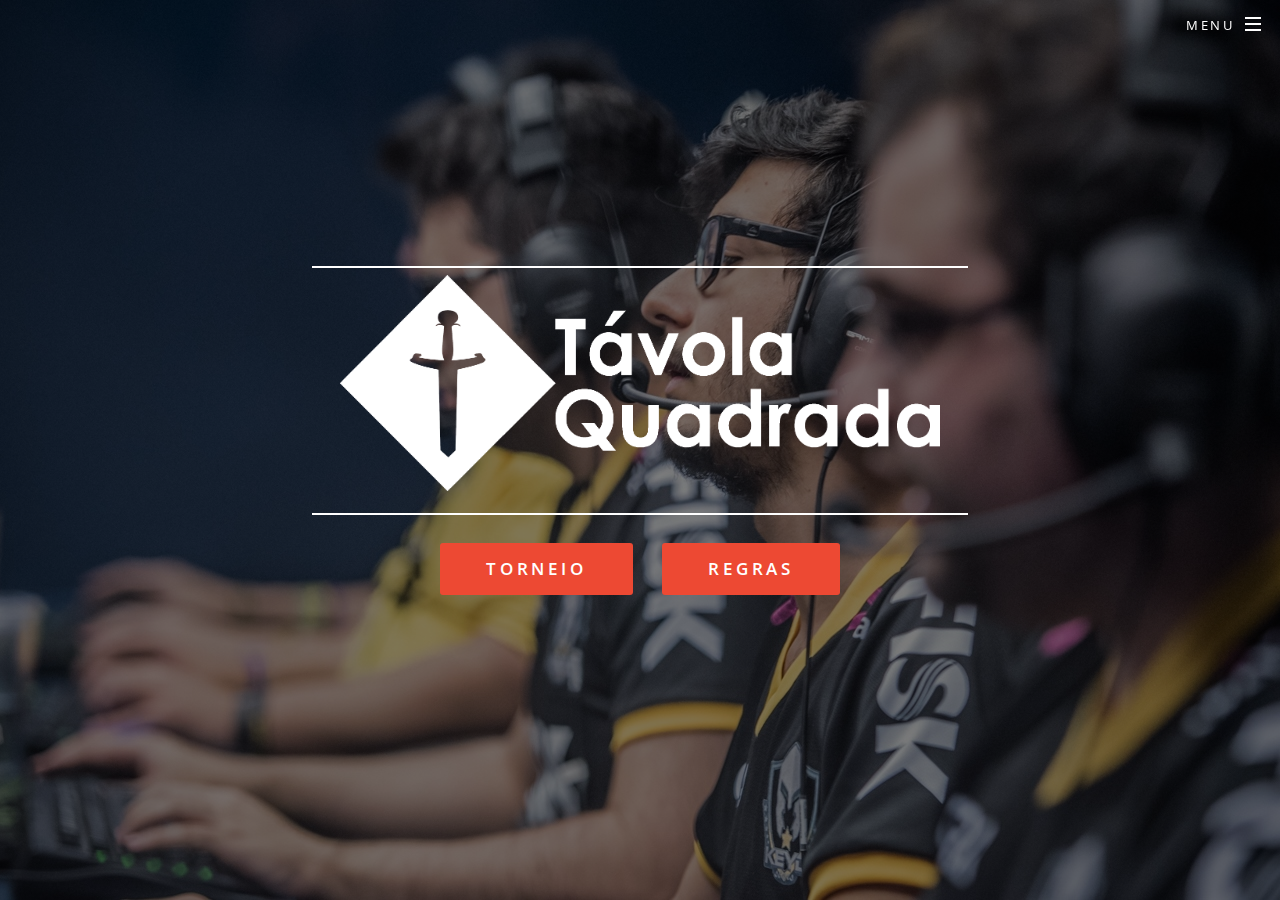
<file: index.html>
<!DOCTYPE HTML>
<!--
	Spectral by HTML5 UP
	html5up.net | @n33co
	Free for personal and commercial use under the CCA 3.0 license (html5up.net/license)
-->
<html>
	<head>
		<title>1º Torneio Távola de League of Legends</title>
		<meta charset="utf-8" />
		<meta name="viewport" content="width=device-width, initial-scale=1" />
		<meta name="description" content="" />
		<meta name="keywords" content="" />
		<!--[if lte IE 8]><script src="css/ie/html5shiv.js"></script><![endif]-->
		<link rel="stylesheet" href="css/style.css" />
		<!--[if lte IE 9]><link rel="stylesheet" href="css/ie/v9.css" /><![endif]-->
		<!--[if lte IE 8]><link rel="stylesheet" href="css/ie/v8.css" /><![endif]-->
	</head>
	<body class="landing">

		<!-- Page Wrapper -->
			<div id="page-wrapper3">

				<!-- Header -->
					<header id="header" class="alt">
						<h1><a href="index.html">1º Torneio Távola de League of Legends</a></h1>
						<nav id="nav">
							<ul>
								<li class="special">
									<a href="#" class="menuToggle"><span>Menu</span></a>
									<div id="menu">
										<ul>
											<li><a href="index.html">Início</a></li>
											<li><a href="lol.html">Torneio</a></li>
											<li><a href="regras.html">Regras</a></li>
										</ul>
									</div>
								</li>
							</ul>
						</nav>
					</header>

				<!-- Banner -->
					<section id="banner">
						<div class="inner">
							<h2><img src="images/logo.png" style="width:600px;"></h2>
                            <ul class="actions">
                                <li><a href="lol.html" class="button special" style="font-size:1.05em;">Torneio</a></li>
                                <li><a href="regras.html" class="button special" style="font-size:1.05em">Regras</a></li>
                            </ul>
						</div>
					</section>
			</div>

		<!-- Scripts -->
			<script src="js/jquery.min.js"></script>
			<script src="js/jquery.scrollex.min.js"></script>
			<script src="js/jquery.scrolly.min.js"></script>
			<script src="js/skel.min.js"></script>
			<script src="js/init.js"></script>

	</body>
</html>
</file>
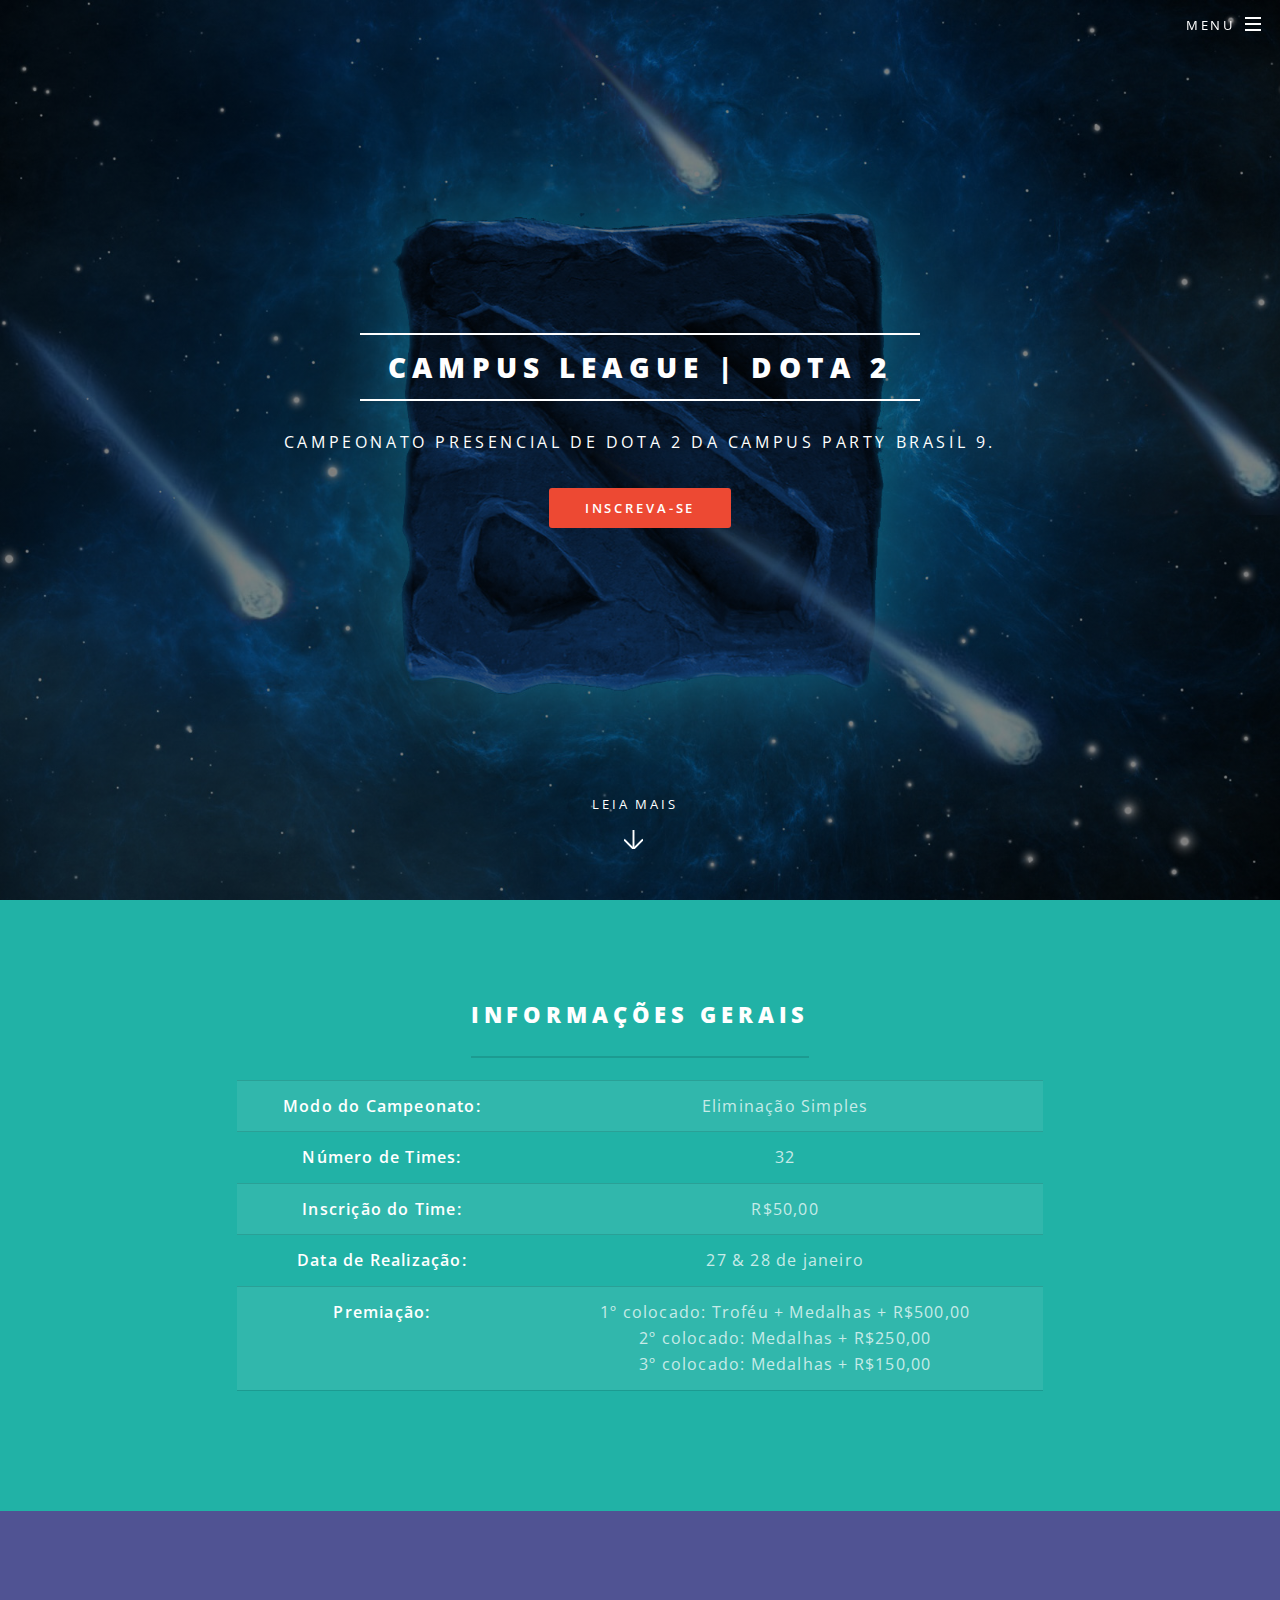
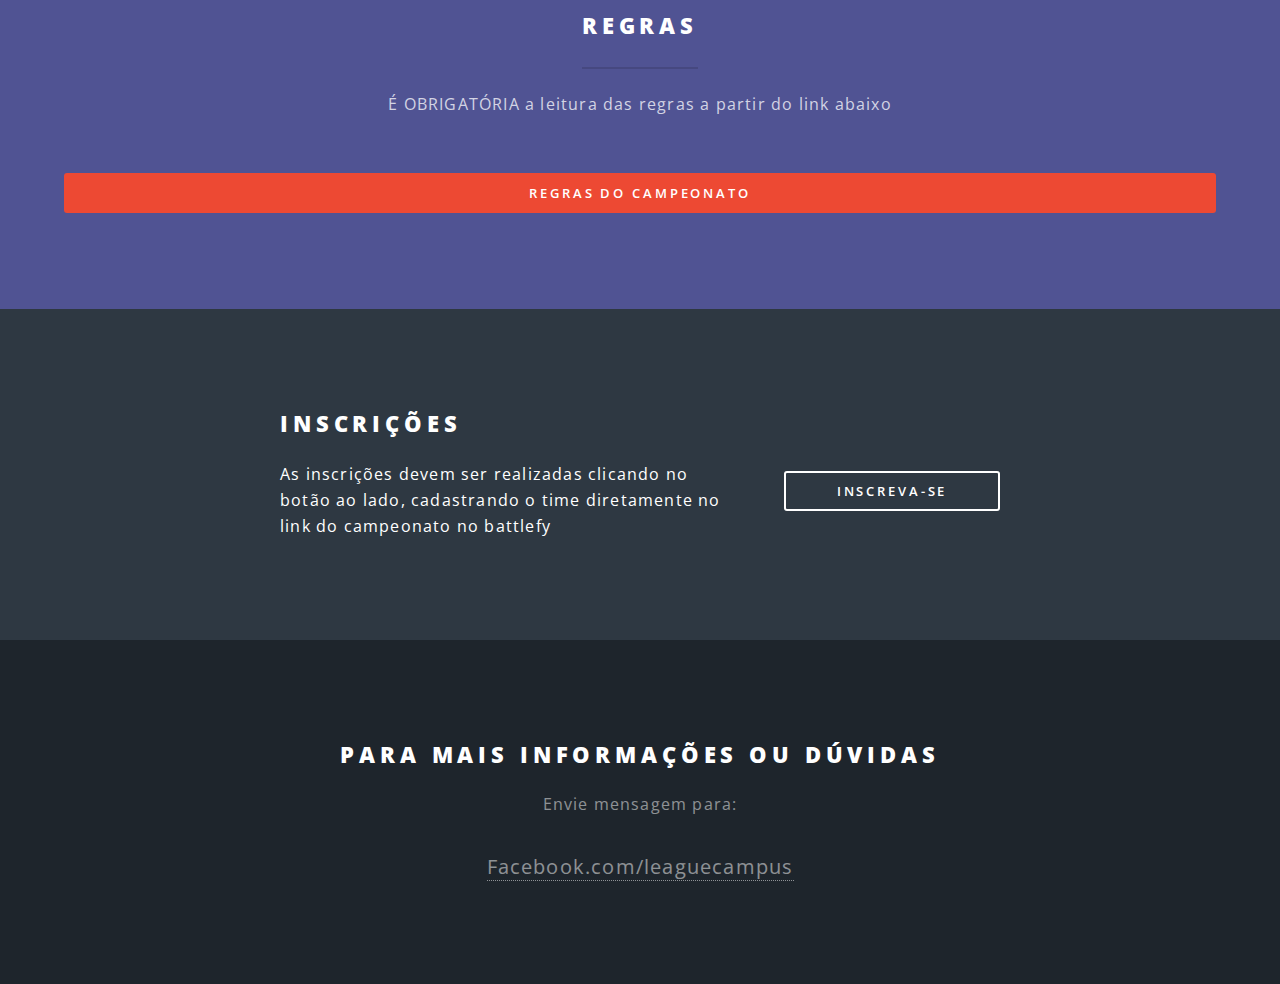
<file: dota.html>
<!DOCTYPE HTML>
<!--
    Spectral by HTML5 UP
    html5up.net | @n33co
    Free for personal and commercial use under the CCA 3.0 license (html5up.net/license)
-->
<html>
    <head>
        <title>Campus League | Dota 2</title>
        <meta charset="utf-8" />
        <meta name="viewport" content="width=device-width, initial-scale=1" />
        <meta name="description" content="" />
        <meta name="keywords" content="" />
        <!--[if lte IE 8]><script src="css/ie/html5shiv.js"></script><![endif]-->
        <link rel="stylesheet" href="css/style.css" />
        <!--[if lte IE 9]><link rel="stylesheet" href="css/ie/v9.css" /><![endif]-->
        <!--[if lte IE 8]><link rel="stylesheet" href="css/ie/v8.css" /><![endif]-->
    </head>
    <body class="landing">

        <!-- Page Wrapper -->
            <div id="page-wrapper">

                <!-- Header -->
                    <header id="header" class="alt">
                        <h1><a href="index.html">CAMPUS LEAGUE | DOTA 2</a></h1>
                        <nav id="nav">
                            <ul>
                                <li class="special">
                                    <a href="#" class="menuToggle"><span>Menu</span></a>
                                    <div id="menu">
                                        <ul>
                                            <li><a href="index.html">Home</a></li>
                                            <li><a href="dota.html">Dota 2</a></li>
                                            <li><a href="lol.html">League of Legends</a></li>
                                            <li><a href="regras.html">Regras</a></li>
                                        </ul>
                                    </div>
                                </li>
                            </ul>
                        </nav>
                    </header>

                <!-- Banner -->
                    <section id="banner">
                        <div class="inner">
                            <h2>Campus League | Dota 2</h2>
                            <p>Campeonato presencial de Dota 2 da Campus Party Brasil 9.</p>
                            <ul class="actions">
                                <li><a target="_blank" href="http://battlefy.com/tavola-quadrada-championships/campus-league-dota-2/568ffe0dc1ad805500b8397d/info" class="button special">Inscreva-se</a></li>
                            </ul>
                        </div>
                        <a href="#one" class="more scrolly">Leia Mais</a>
                    </section>

                <!-- One -->
                    <section id="one" class="wrapper style1 special">
                        <div class="inner">
                            <header class="major">
                                <h2>Informações Gerais</h2>
                                <table style="width:70%;margin:auto;" cellspacing="10">
                                  <tr>
                                    <td><b>Modo do Campeonato:</b></td>
                                    <td>Eliminação Simples</td>
                                  </tr>
                                  <tr>
                                    <td><b>Número de Times:</b></td>
                                    <td>32</td>
                                  </tr>
                                  <tr>
                                    <td><b>Inscrição do Time:</b></td>
                                    <td>R$50,00</td>
                                  </tr>
                                  <tr>
                                    <td><b>Data de Realização:</b></td>
                                    <td>27 & 28 de janeiro</td>
                                  </tr>
                                  <tr>
                                    <td><b>Premiação:</b></td>
                                    <td>1º colocado: Troféu + Medalhas + R$500,00<br/>
                                        2º colocado: Medalhas + R$250,00<br />
                                        3º colocado: Medalhas + R$150,00<br />
                                    </td>
                                  </tr>
                                </table>
                                <!-- <p><b>Modo do campeonato:</b> Eliminação Simples<br />
                                <b>Número de Times:      </b> 32<br />
                                <b>Inscrição do Time:</b> R$50,00<br />
                                <b>Data de Realizações:</b> 27 & 28 de janeiro<br />
                                <b>Premiação:</b> 1º colocado: Troféu + Medalhas + R$500,00<br />
                                <b>Premiação:</b> 2º colocado: Medalhas + R$250,00<br />
                                <b>Premiação:</b> 2º colocado: Medalhas + R$150,00<br />
                                </p> -->
                            </header>
                        </div>
                    </section>

                    <section id="three" class="wrapper style3 special">
                        <div class="inner">
                            <header class="major">
                                <h2>REGRAS</h2>
                                <p>É OBRIGATÓRIA a leitura das regras a partir do link abaixo</p>
                            </header>
                            <ul class="actions vertical">
                                <li><a href="regras.html" class="button special fit">REGRAS DO CAMPEONATO</a></li>
                            </ul>

                        </div>
                    </section>


                <!-- CTA -->
                    <section id="cta" class="wrapper style4">
                        <div class="inner">
                            <header>
                                <h2>INSCRIÇÕES</h2>
                                <p>As inscrições devem ser realizadas clicando no botão ao lado, cadastrando o time diretamente no link do campeonato no battlefy</p>

                            </header>
                            <ul class="actions vertical" style="margin:auto;">
                                <li><a target="_blank" href="http://battlefy.com/tavola-quadrada-championships/campus-league-dota-2/568ffe0dc1ad805500b8397d/info" class="button fit">INSCREVA-SE</a></li>
                            </ul>
                        </div>
                    </section>

                <!-- Footer -->
                    <footer id="footer">
                        <header>
                                <h2>Para mais informações ou dúvidas</h2>
                                <p>Envie mensagem para:</p>
                            </header>
                        <ul class="icons">
                            <li><a target="_blank" href="https://www.facebook.com/LeagueCampus/"><span class="label">Facebook.com/leaguecampus</span></a></li>
                        </ul>
                    </footer>

            </div>

        <!-- Scripts -->
            <script src="js/jquery.min.js"></script>
            <script src="js/jquery.scrollex.min.js"></script>
            <script src="js/jquery.scrolly.min.js"></script>
            <script src="js/skel.min.js"></script>
            <script src="js/init.js"></script>

    </body>
</html>
</file>
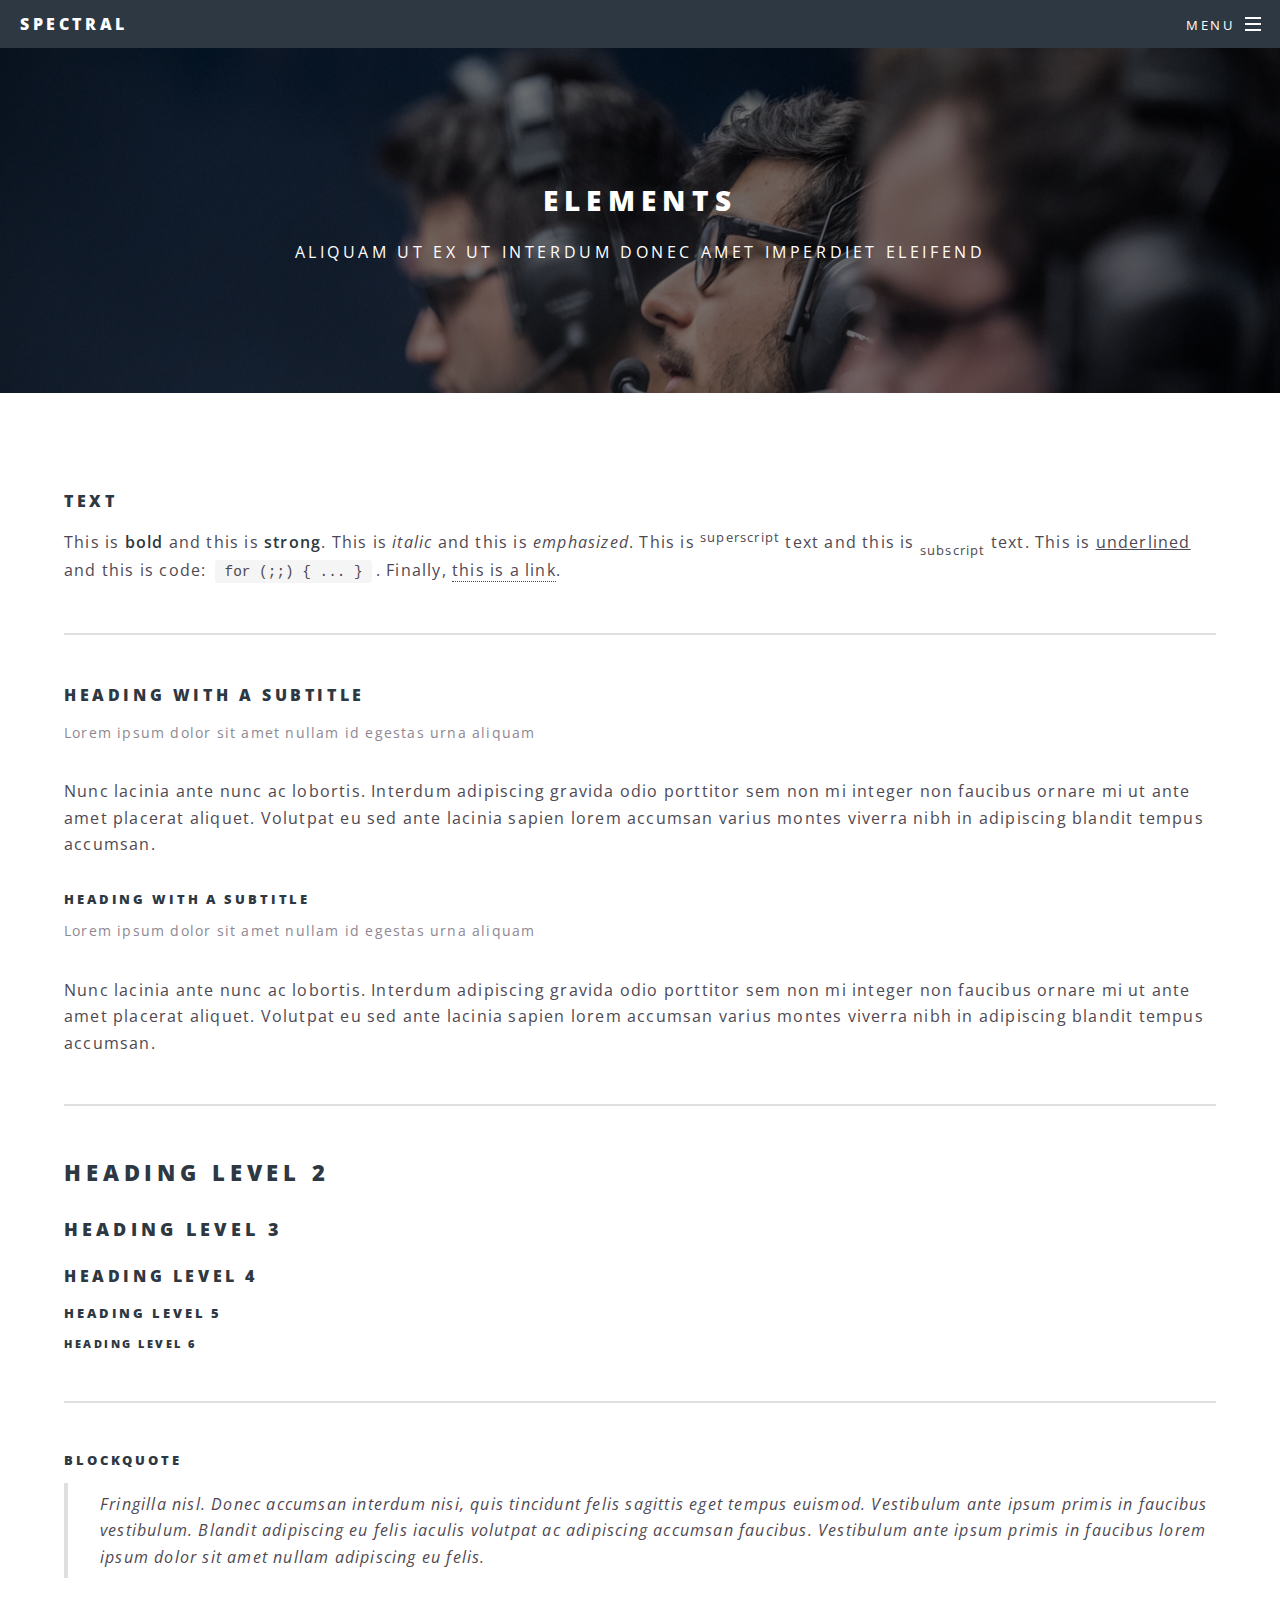
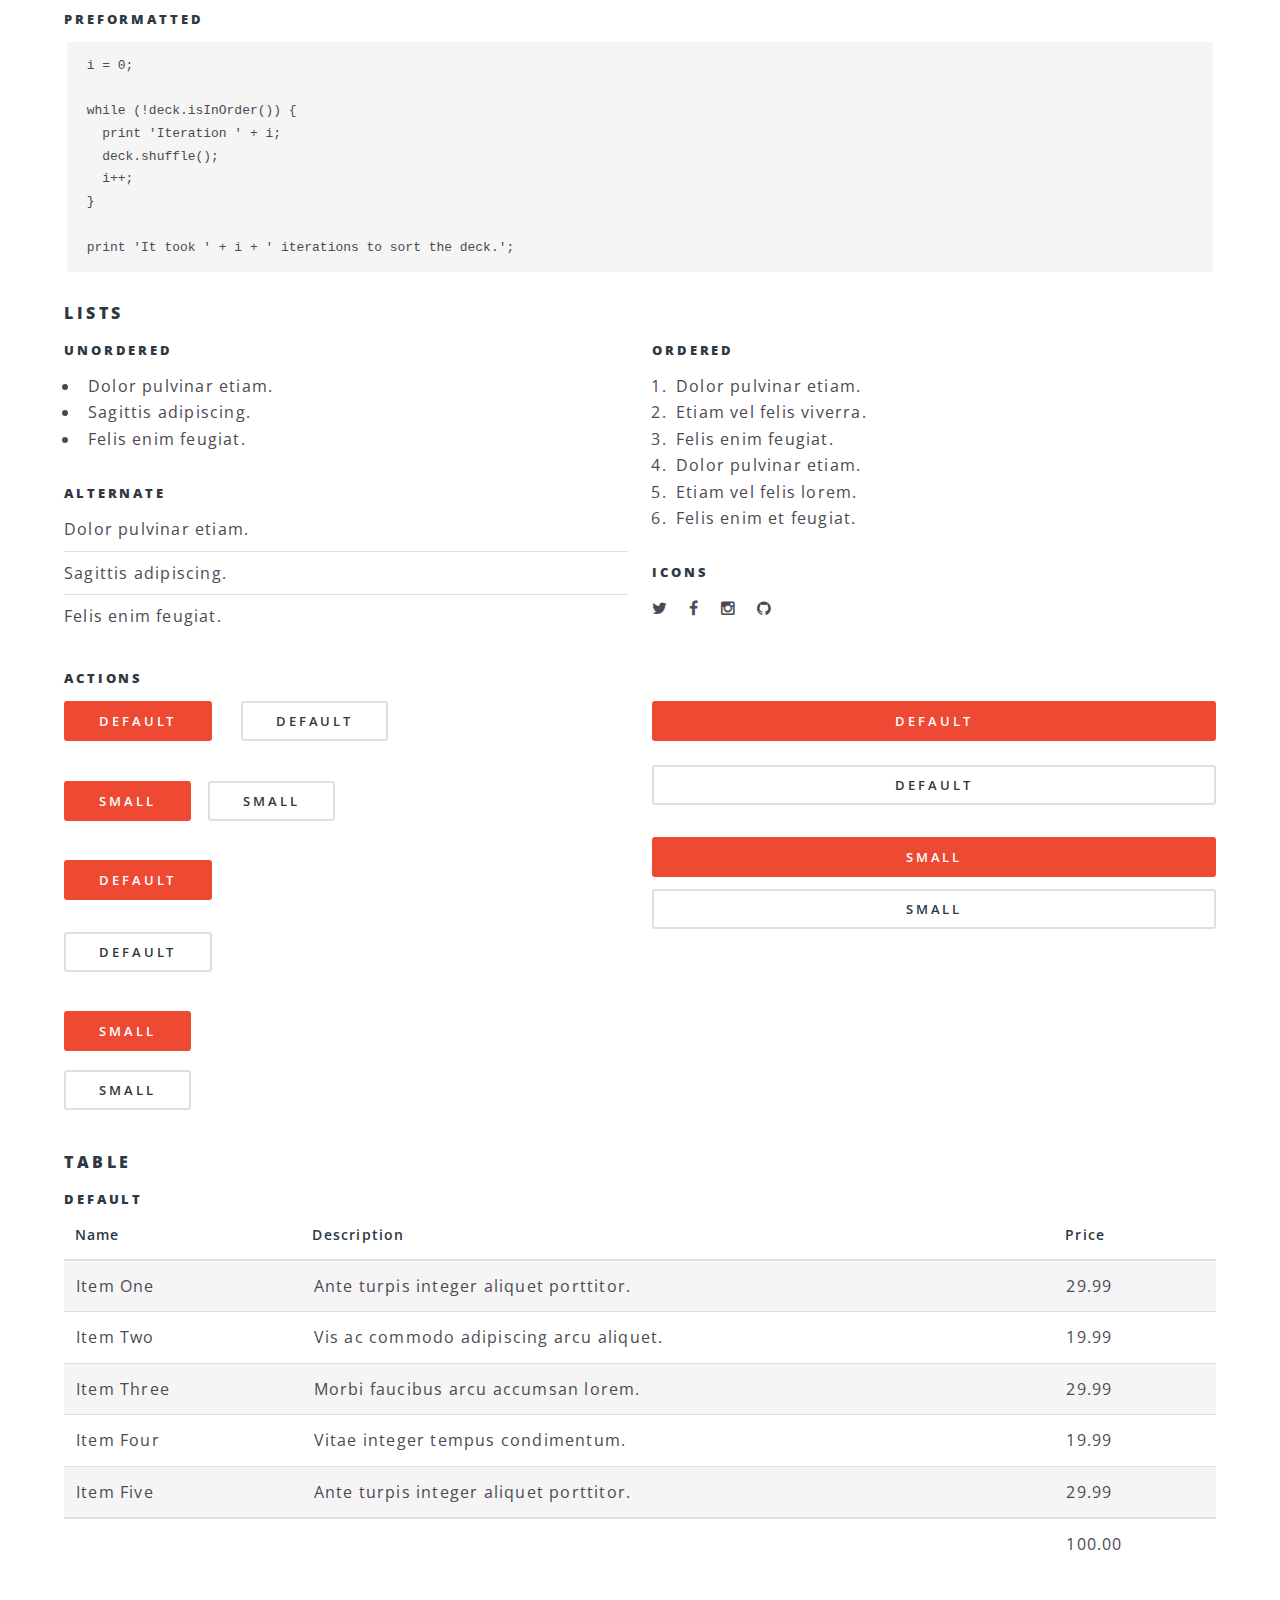
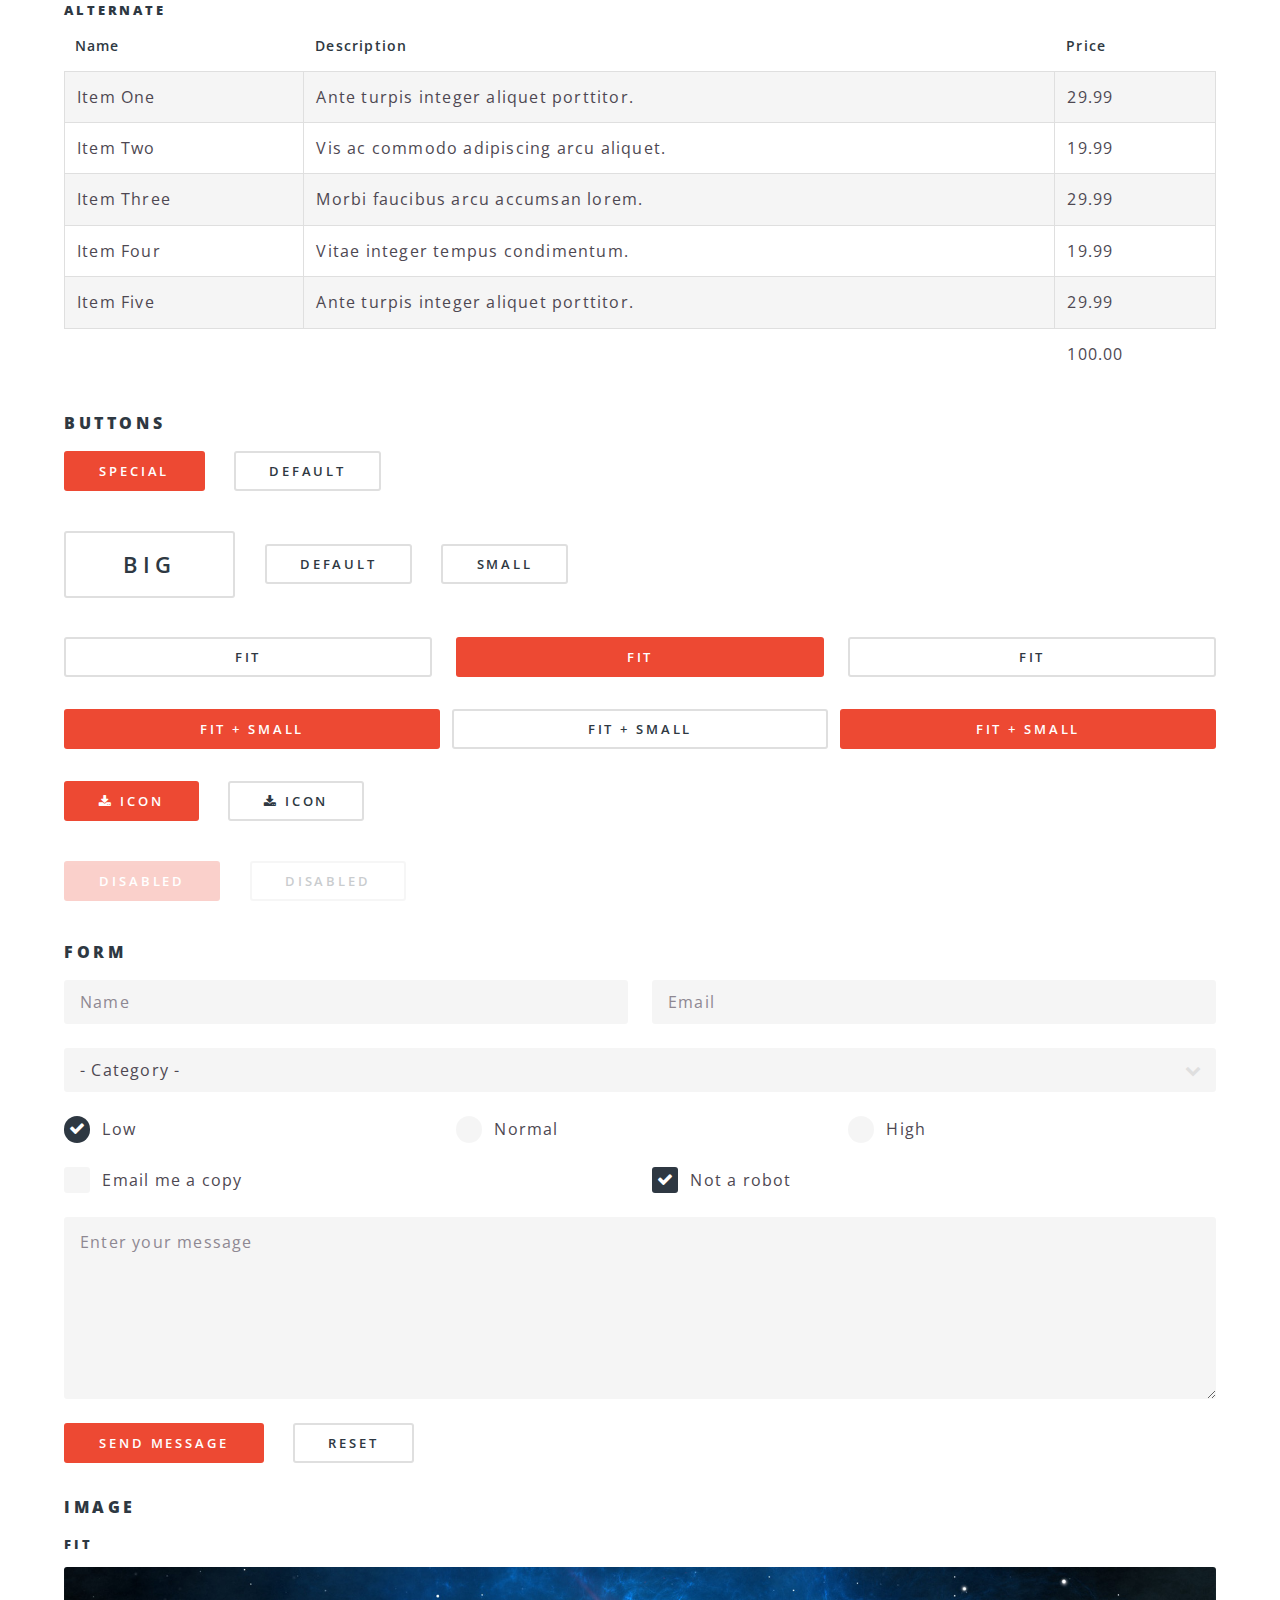
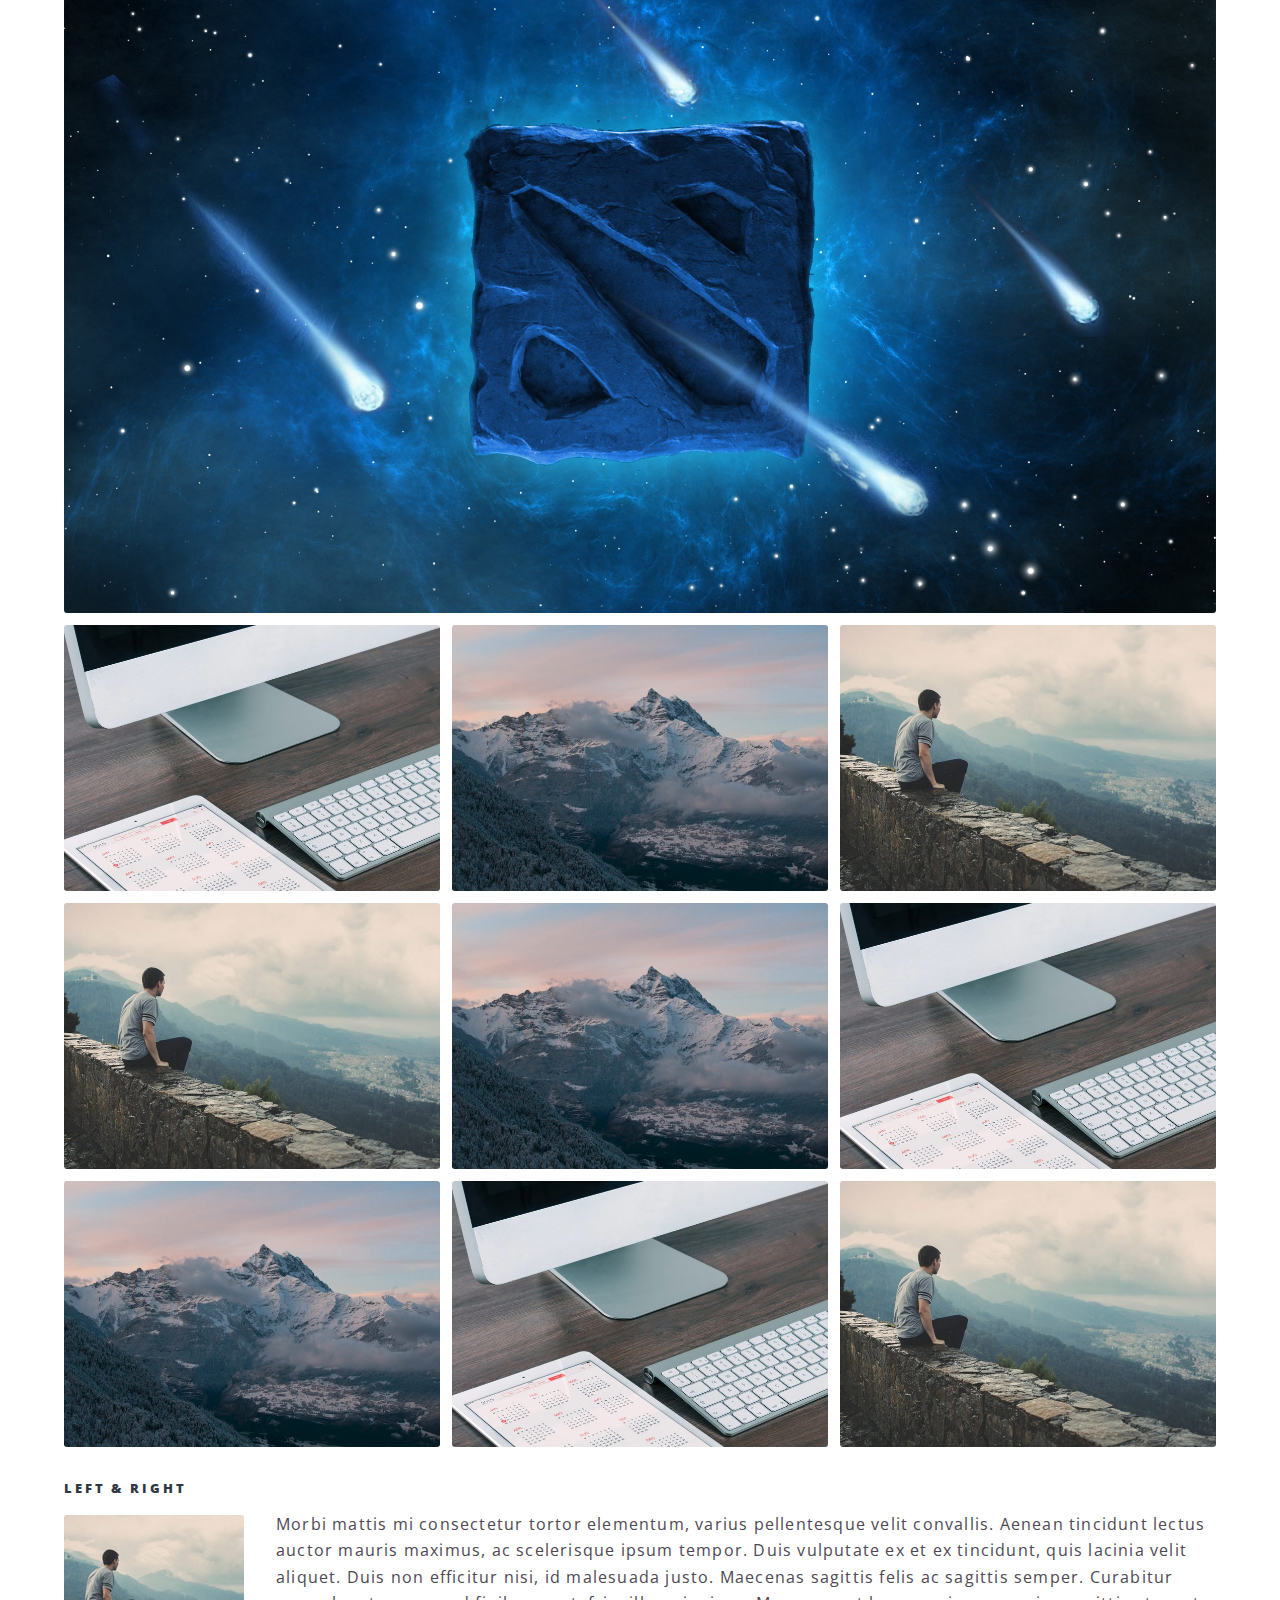
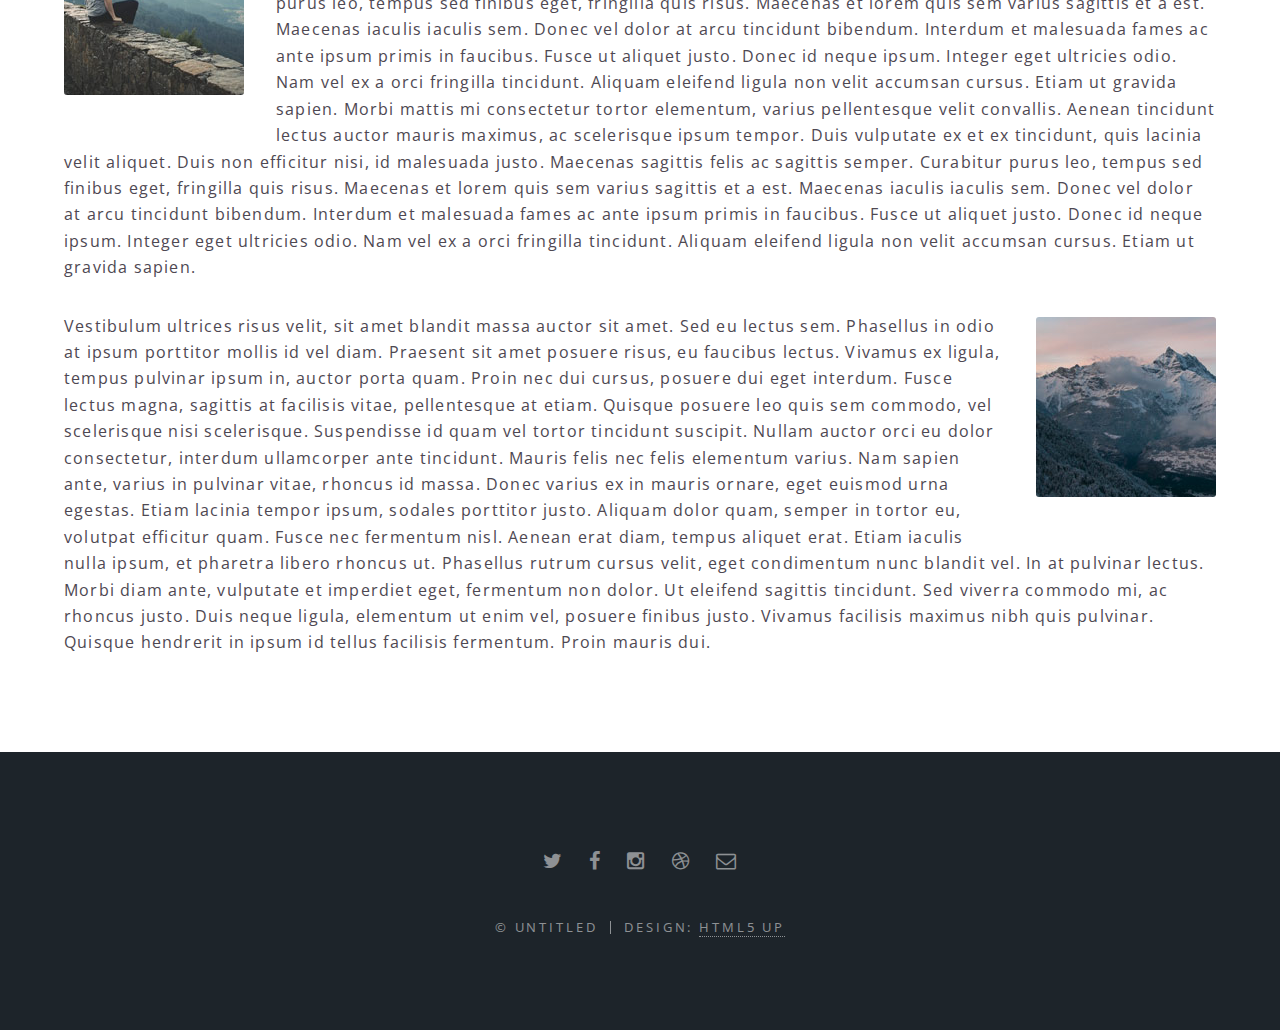
<file: elements.html>
<!DOCTYPE HTML>
<!--
	Spectral by HTML5 UP
	html5up.net | @n33co
	Free for personal and commercial use under the CCA 3.0 license (html5up.net/license)
-->
<html>
	<head>
		<title>Elements - Spectral by HTML5 UP</title>
		<meta charset="utf-8" />
		<meta name="viewport" content="width=device-width, initial-scale=1" />
		<meta name="description" content="" />
		<meta name="keywords" content="" />
		<!--[if lte IE 8]><script src="css/ie/html5shiv.js"></script><![endif]-->
		<link rel="stylesheet" href="css/style.css" />
		<!--[if lte IE 9]><link rel="stylesheet" href="css/ie/v9.css" /><![endif]-->
		<!--[if lte IE 8]><link rel="stylesheet" href="css/ie/v8.css" /><![endif]-->
	</head>
	<body>

		<!-- Page Wrapper -->
			<div id="page-wrapper">

				<!-- Header -->
					<header id="header">
						<h1><a href="index.html">Spectral</a></h1>
						<nav id="nav">
							<ul>
								<li class="special">
									<a href="#" class="menuToggle"><span>Menu</span></a>
									<div id="menu">
										<ul>
											<li><a href="index.html">Home</a></li>
											<li><a href="generic.html">Generic</a></li>
											<li><a href="elements.html">Elements</a></li>
											<li><a href="#">Sign Up</a></li>
											<li><a href="#">Log In</a></li>
										</ul>
									</div>
								</li>
							</ul>
						</nav>
					</header>

				<!-- Main -->
					<article id="main">
						<header>
							<h2>Elements</h2>
							<p>Aliquam ut ex ut interdum donec amet imperdiet eleifend</p>
						</header>
						<section class="wrapper style5">
							<div class="inner">

								<section>
									<h4>Text</h4>
									<p>This is <b>bold</b> and this is <strong>strong</strong>. This is <i>italic</i> and this is <em>emphasized</em>.
									This is <sup>superscript</sup> text and this is <sub>subscript</sub> text.
									This is <u>underlined</u> and this is code: <code>for (;;) { ... }</code>. Finally, <a href="#">this is a link</a>.</p>
									<hr />
									<header>
										<h4>Heading with a Subtitle</h4>
										<p>Lorem ipsum dolor sit amet nullam id egestas urna aliquam</p>
									</header>
									<p>Nunc lacinia ante nunc ac lobortis. Interdum adipiscing gravida odio porttitor sem non mi integer non faucibus ornare mi ut ante amet placerat aliquet. Volutpat eu sed ante lacinia sapien lorem accumsan varius montes viverra nibh in adipiscing blandit tempus accumsan.</p>
									<header>
										<h5>Heading with a Subtitle</h5>
										<p>Lorem ipsum dolor sit amet nullam id egestas urna aliquam</p>
									</header>
									<p>Nunc lacinia ante nunc ac lobortis. Interdum adipiscing gravida odio porttitor sem non mi integer non faucibus ornare mi ut ante amet placerat aliquet. Volutpat eu sed ante lacinia sapien lorem accumsan varius montes viverra nibh in adipiscing blandit tempus accumsan.</p>
									<hr />
									<h2>Heading Level 2</h2>
									<h3>Heading Level 3</h3>
									<h4>Heading Level 4</h4>
									<h5>Heading Level 5</h5>
									<h6>Heading Level 6</h6>
									<hr />
									<h5>Blockquote</h5>
									<blockquote>Fringilla nisl. Donec accumsan interdum nisi, quis tincidunt felis sagittis eget tempus euismod. Vestibulum ante ipsum primis in faucibus vestibulum. Blandit adipiscing eu felis iaculis volutpat ac adipiscing accumsan faucibus. Vestibulum ante ipsum primis in faucibus lorem ipsum dolor sit amet nullam adipiscing eu felis.</blockquote>
									<h5>Preformatted</h5>
									<pre><code>i = 0;

while (!deck.isInOrder()) {
  print 'Iteration ' + i;
  deck.shuffle();
  i++;
}

print 'It took ' + i + ' iterations to sort the deck.';</code></pre>
								</section>

								<section>
									<h4>Lists</h4>
									<div class="row">
										<div class="6u 12u$(medium)">
											<h5>Unordered</h5>
											<ul>
												<li>Dolor pulvinar etiam.</li>
												<li>Sagittis adipiscing.</li>
												<li>Felis enim feugiat.</li>
											</ul>
											<h5>Alternate</h5>
											<ul class="alt">
												<li>Dolor pulvinar etiam.</li>
												<li>Sagittis adipiscing.</li>
												<li>Felis enim feugiat.</li>
											</ul>
										</div>
										<div class="6u$ 12u$(medium)">
											<h5>Ordered</h5>
											<ol>
												<li>Dolor pulvinar etiam.</li>
												<li>Etiam vel felis viverra.</li>
												<li>Felis enim feugiat.</li>
												<li>Dolor pulvinar etiam.</li>
												<li>Etiam vel felis lorem.</li>
												<li>Felis enim et feugiat.</li>
											</ol>
											<h5>Icons</h5>
											<ul class="icons">
												<li><a href="#" class="icon fa-twitter"><span class="label">Twitter</span></a></li>
												<li><a href="#" class="icon fa-facebook"><span class="label">Facebook</span></a></li>
												<li><a href="#" class="icon fa-instagram"><span class="label">Instagram</span></a></li>
												<li><a href="#" class="icon fa-github"><span class="label">Github</span></a></li>
											</ul>
										</div>
									</div>
									<h5>Actions</h5>
									<div class="row">
										<div class="6u 12u$(medium)">
											<ul class="actions">
												<li><a href="#" class="button special">Default</a></li>
												<li><a href="#" class="button">Default</a></li>
											</ul>
											<ul class="actions small">
												<li><a href="#" class="button special small">Small</a></li>
												<li><a href="#" class="button small">Small</a></li>
											</ul>
											<ul class="actions vertical">
												<li><a href="#" class="button special">Default</a></li>
												<li><a href="#" class="button">Default</a></li>
											</ul>
											<ul class="actions vertical small">
												<li><a href="#" class="button special small">Small</a></li>
												<li><a href="#" class="button small">Small</a></li>
											</ul>
										</div>
										<div class="6u 12u$(medium)">
											<ul class="actions vertical">
												<li><a href="#" class="button special fit">Default</a></li>
												<li><a href="#" class="button fit">Default</a></li>
											</ul>
											<ul class="actions vertical small">
												<li><a href="#" class="button special small fit">Small</a></li>
												<li><a href="#" class="button small fit">Small</a></li>
											</ul>
										</div>
									</div>
								</section>

								<section>
									<h4>Table</h4>
									<h5>Default</h5>
									<div class="table-wrapper">
										<table>
											<thead>
												<tr>
													<th>Name</th>
													<th>Description</th>
													<th>Price</th>
												</tr>
											</thead>
											<tbody>
												<tr>
													<td>Item One</td>
													<td>Ante turpis integer aliquet porttitor.</td>
													<td>29.99</td>
												</tr>
												<tr>
													<td>Item Two</td>
													<td>Vis ac commodo adipiscing arcu aliquet.</td>
													<td>19.99</td>
												</tr>
												<tr>
													<td>Item Three</td>
													<td> Morbi faucibus arcu accumsan lorem.</td>
													<td>29.99</td>
												</tr>
												<tr>
													<td>Item Four</td>
													<td>Vitae integer tempus condimentum.</td>
													<td>19.99</td>
												</tr>
												<tr>
													<td>Item Five</td>
													<td>Ante turpis integer aliquet porttitor.</td>
													<td>29.99</td>
												</tr>
											</tbody>
											<tfoot>
												<tr>
													<td colspan="2"></td>
													<td>100.00</td>
												</tr>
											</tfoot>
										</table>
									</div>

									<h5>Alternate</h5>
									<div class="table-wrapper">
										<table class="alt">
											<thead>
												<tr>
													<th>Name</th>
													<th>Description</th>
													<th>Price</th>
												</tr>
											</thead>
											<tbody>
												<tr>
													<td>Item One</td>
													<td>Ante turpis integer aliquet porttitor.</td>
													<td>29.99</td>
												</tr>
												<tr>
													<td>Item Two</td>
													<td>Vis ac commodo adipiscing arcu aliquet.</td>
													<td>19.99</td>
												</tr>
												<tr>
													<td>Item Three</td>
													<td> Morbi faucibus arcu accumsan lorem.</td>
													<td>29.99</td>
												</tr>
												<tr>
													<td>Item Four</td>
													<td>Vitae integer tempus condimentum.</td>
													<td>19.99</td>
												</tr>
												<tr>
													<td>Item Five</td>
													<td>Ante turpis integer aliquet porttitor.</td>
													<td>29.99</td>
												</tr>
											</tbody>
											<tfoot>
												<tr>
													<td colspan="2"></td>
													<td>100.00</td>
												</tr>
											</tfoot>
										</table>
									</div>
								</section>

								<section>
									<h4>Buttons</h4>
									<ul class="actions">
										<li><a href="#" class="button special">Special</a></li>
										<li><a href="#" class="button">Default</a></li>
									</ul>
									<ul class="actions">
										<li><a href="#" class="button big">Big</a></li>
										<li><a href="#" class="button">Default</a></li>
										<li><a href="#" class="button small">Small</a></li>
									</ul>
									<ul class="actions fit">
										<li><a href="#" class="button fit">Fit</a></li>
										<li><a href="#" class="button special fit">Fit</a></li>
										<li><a href="#" class="button fit">Fit</a></li>
									</ul>
									<ul class="actions fit small">
										<li><a href="#" class="button special fit small">Fit + Small</a></li>
										<li><a href="#" class="button fit small">Fit + Small</a></li>
										<li><a href="#" class="button special fit small">Fit + Small</a></li>
									</ul>
									<ul class="actions">
										<li><a href="#" class="button special icon fa-download">Icon</a></li>
										<li><a href="#" class="button icon fa-download">Icon</a></li>
									</ul>
									<ul class="actions">
										<li><span class="button special disabled">Disabled</span></li>
										<li><span class="button disabled">Disabled</span></li>
									</ul>
								</section>

								<section>
									<h4>Form</h4>
									<form method="post" action="#">
										<div class="row uniform">
											<div class="6u 12u$(xsmall)">
												<input type="text" name="demo-name" id="demo-name" value="" placeholder="Name" />
											</div>
											<div class="6u$ 12u$(xsmall)">
												<input type="email" name="demo-email" id="demo-email" value="" placeholder="Email" />
											</div>
											<div class="12u$">
												<div class="select-wrapper">
													<select name="demo-category" id="demo-category">
														<option value="">- Category -</option>
														<option value="1">Manufacturing</option>
														<option value="1">Shipping</option>
														<option value="1">Administration</option>
														<option value="1">Human Resources</option>
													</select>
												</div>
											</div>
											<div class="4u 12u$(small)">
												<input type="radio" id="demo-priority-low" name="demo-priority" checked>
												<label for="demo-priority-low">Low</label>
											</div>
											<div class="4u 12u$(small)">
												<input type="radio" id="demo-priority-normal" name="demo-priority">
												<label for="demo-priority-normal">Normal</label>
											</div>
											<div class="4u$ 12u$(small)">
												<input type="radio" id="demo-priority-high" name="demo-priority">
												<label for="demo-priority-high">High</label>
											</div>
											<div class="6u 12u$(small)">
												<input type="checkbox" id="demo-copy" name="demo-copy">
												<label for="demo-copy">Email me a copy</label>
											</div>
											<div class="6u$ 12u$(small)">
												<input type="checkbox" id="demo-human" name="demo-human" checked>
												<label for="demo-human">Not a robot</label>
											</div>
											<div class="12u$">
												<textarea name="demo-message" id="demo-message" placeholder="Enter your message" rows="6"></textarea>
											</div>
											<div class="12u$">
												<ul class="actions">
													<li><input type="submit" value="Send Message" class="special" /></li>
													<li><input type="reset" value="Reset" /></li>
												</ul>
											</div>
										</div>
									</form>
								</section>

								<section>
									<h4>Image</h4>
									<h5>Fit</h5>
									<div class="box alt">
										<div class="row uniform 50%">
											<div class="12u"><span class="image fit"><img src="images/banner.jpg" alt="" /></span></div>
											<div class="4u"><span class="image fit"><img src="images/pic01.jpg" alt="" /></span></div>
											<div class="4u"><span class="image fit"><img src="images/pic02.jpg" alt="" /></span></div>
											<div class="4u"><span class="image fit"><img src="images/pic03.jpg" alt="" /></span></div>
											<div class="4u"><span class="image fit"><img src="images/pic03.jpg" alt="" /></span></div>
											<div class="4u"><span class="image fit"><img src="images/pic02.jpg" alt="" /></span></div>
											<div class="4u"><span class="image fit"><img src="images/pic01.jpg" alt="" /></span></div>
											<div class="4u"><span class="image fit"><img src="images/pic02.jpg" alt="" /></span></div>
											<div class="4u"><span class="image fit"><img src="images/pic01.jpg" alt="" /></span></div>
											<div class="4u"><span class="image fit"><img src="images/pic03.jpg" alt="" /></span></div>
										</div>
									</div>
									<h5>Left &amp; Right</h5>
									<p><span class="image left"><img src="images/pic04.jpg" alt="" /></span>Morbi mattis mi consectetur tortor elementum, varius pellentesque velit convallis. Aenean tincidunt lectus auctor mauris maximus, ac scelerisque ipsum tempor. Duis vulputate ex et ex tincidunt, quis lacinia velit aliquet. Duis non efficitur nisi, id malesuada justo. Maecenas sagittis felis ac sagittis semper. Curabitur purus leo, tempus sed finibus eget, fringilla quis risus. Maecenas et lorem quis sem varius sagittis et a est. Maecenas iaculis iaculis sem. Donec vel dolor at arcu tincidunt bibendum. Interdum et malesuada fames ac ante ipsum primis in faucibus. Fusce ut aliquet justo. Donec id neque ipsum. Integer eget ultricies odio. Nam vel ex a orci fringilla tincidunt. Aliquam eleifend ligula non velit accumsan cursus. Etiam ut gravida sapien. Morbi mattis mi consectetur tortor elementum, varius pellentesque velit convallis. Aenean tincidunt lectus auctor mauris maximus, ac scelerisque ipsum tempor. Duis vulputate ex et ex tincidunt, quis lacinia velit aliquet. Duis non efficitur nisi, id malesuada justo. Maecenas sagittis felis ac sagittis semper. Curabitur purus leo, tempus sed finibus eget, fringilla quis risus. Maecenas et lorem quis sem varius sagittis et a est. Maecenas iaculis iaculis sem. Donec vel dolor at arcu tincidunt bibendum. Interdum et malesuada fames ac ante ipsum primis in faucibus. Fusce ut aliquet justo. Donec id neque ipsum. Integer eget ultricies odio. Nam vel ex a orci fringilla tincidunt. Aliquam eleifend ligula non velit accumsan cursus. Etiam ut gravida sapien.</p>
									<p><span class="image right"><img src="images/pic05.jpg" alt="" /></span>Vestibulum ultrices risus velit, sit amet blandit massa auctor sit amet. Sed eu lectus sem. Phasellus in odio at ipsum porttitor mollis id vel diam. Praesent sit amet posuere risus, eu faucibus lectus. Vivamus ex ligula, tempus pulvinar ipsum in, auctor porta quam. Proin nec dui cursus, posuere dui eget interdum. Fusce lectus magna, sagittis at facilisis vitae, pellentesque at etiam. Quisque posuere leo quis sem commodo, vel scelerisque nisi scelerisque. Suspendisse id quam vel tortor tincidunt suscipit. Nullam auctor orci eu dolor consectetur, interdum ullamcorper ante tincidunt. Mauris felis nec felis elementum varius. Nam sapien ante, varius in pulvinar vitae, rhoncus id massa. Donec varius ex in mauris ornare, eget euismod urna egestas. Etiam lacinia tempor ipsum, sodales porttitor justo. Aliquam dolor quam, semper in tortor eu, volutpat efficitur quam. Fusce nec fermentum nisl. Aenean erat diam, tempus aliquet erat. Etiam iaculis nulla ipsum, et pharetra libero rhoncus ut. Phasellus rutrum cursus velit, eget condimentum nunc blandit vel. In at pulvinar lectus. Morbi diam ante, vulputate et imperdiet eget, fermentum non dolor. Ut eleifend sagittis tincidunt. Sed viverra commodo mi, ac rhoncus justo. Duis neque ligula, elementum ut enim vel, posuere finibus justo. Vivamus facilisis maximus nibh quis pulvinar. Quisque hendrerit in ipsum id tellus facilisis fermentum. Proin mauris dui.</p>
								</section>

							</div>
						</section>
					</article>

				<!-- Footer -->
					<footer id="footer">
						<ul class="icons">
							<li><a href="#" class="icon fa-twitter"><span class="label">Twitter</span></a></li>
							<li><a href="#" class="icon fa-facebook"><span class="label">Facebook</span></a></li>
							<li><a href="#" class="icon fa-instagram"><span class="label">Instagram</span></a></li>
							<li><a href="#" class="icon fa-dribbble"><span class="label">Dribbble</span></a></li>
							<li><a href="#" class="icon fa-envelope-o"><span class="label">Email</span></a></li>
						</ul>
						<ul class="copyright">
							<li>&copy; Untitled</li><li>Design: <a href="http://html5up.net">HTML5 UP</a></li>
						</ul>
					</footer>

			</div>

		<!-- Scripts -->
			<script src="js/jquery.min.js"></script>
			<script src="js/jquery.scrollex.min.js"></script>
			<script src="js/jquery.scrolly.min.js"></script>
			<script src="js/skel.min.js"></script>
			<script src="js/init.js"></script>

	</body>
</html>
</file>
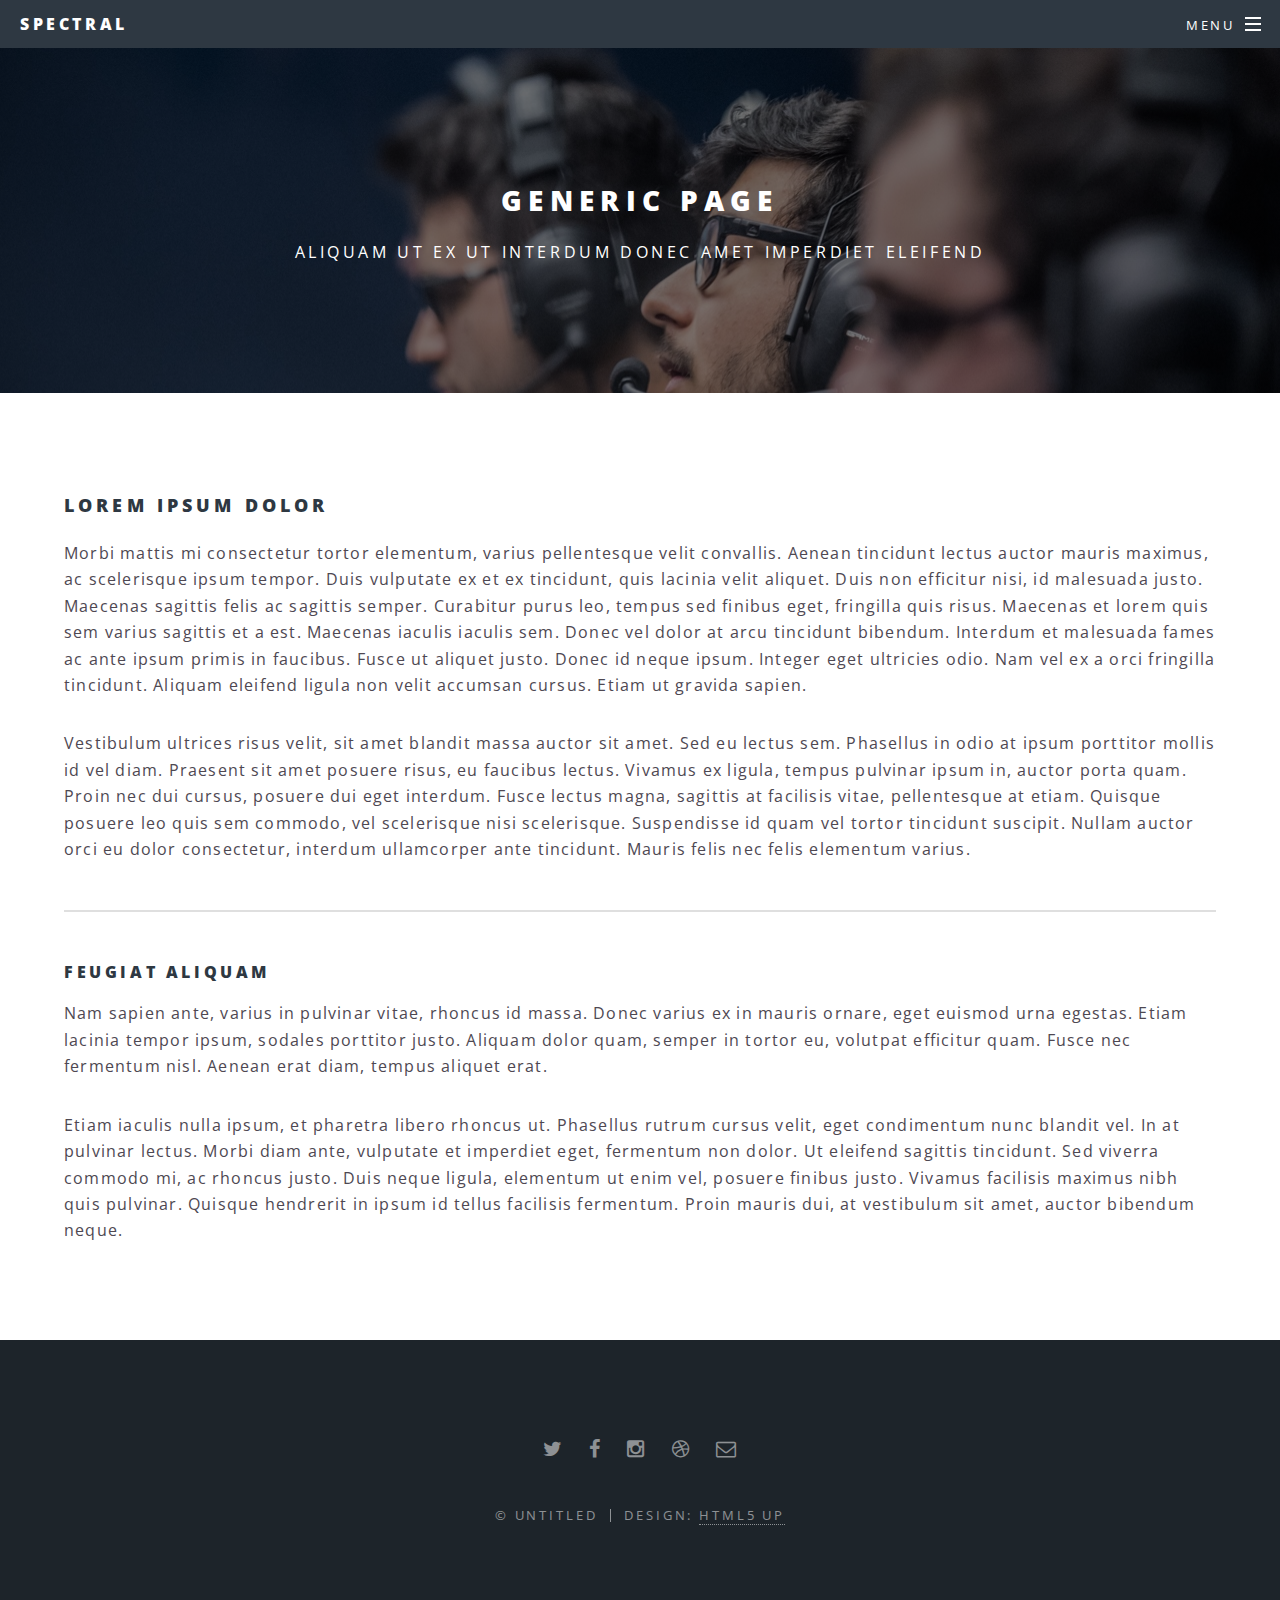
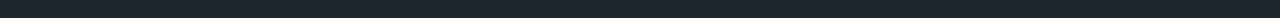
<file: generic.html>
<!DOCTYPE HTML>
<!--
	Spectral by HTML5 UP
	html5up.net | @n33co
	Free for personal and commercial use under the CCA 3.0 license (html5up.net/license)
-->
<html>
	<head>
		<title>Generic - Spectral by HTML5 UP</title>
		<meta charset="utf-8" />
		<meta name="viewport" content="width=device-width, initial-scale=1" />
		<meta name="description" content="" />
		<meta name="keywords" content="" />
		<!--[if lte IE 8]><script src="css/ie/html5shiv.js"></script><![endif]-->
		<link rel="stylesheet" href="css/style.css" />
		<!--[if lte IE 9]><link rel="stylesheet" href="css/ie/v9.css" /><![endif]-->
		<!--[if lte IE 8]><link rel="stylesheet" href="css/ie/v8.css" /><![endif]-->
	</head>
	<body>

		<!-- Page Wrapper -->
			<div id="page-wrapper">

				<!-- Header -->
					<header id="header">
						<h1><a href="index.html">Spectral</a></h1>
						<nav id="nav">
							<ul>
								<li class="special">
									<a href="#" class="menuToggle"><span>Menu</span></a>
									<div id="menu">
										<ul>
											<li><a href="index.html">Home</a></li>
											<li><a href="generic.html">Generic</a></li>
											<li><a href="elements.html">Elements</a></li>
											<li><a href="#">Sign Up</a></li>
											<li><a href="#">Log In</a></li>
										</ul>
									</div>
								</li>
							</ul>
						</nav>
					</header>

				<!-- Main -->
					<article id="main">
						<header>
							<h2>Generic Page</h2>
							<p>Aliquam ut ex ut interdum donec amet imperdiet eleifend</p>
						</header>
						<section class="wrapper style5">
							<div class="inner">

								<h3>Lorem ipsum dolor</h3>
								<p>Morbi mattis mi consectetur tortor elementum, varius pellentesque velit convallis. Aenean tincidunt lectus auctor mauris maximus, ac scelerisque ipsum tempor. Duis vulputate ex et ex tincidunt, quis lacinia velit aliquet. Duis non efficitur nisi, id malesuada justo. Maecenas sagittis felis ac sagittis semper. Curabitur purus leo, tempus sed finibus eget, fringilla quis risus. Maecenas et lorem quis sem varius sagittis et a est. Maecenas iaculis iaculis sem. Donec vel dolor at arcu tincidunt bibendum. Interdum et malesuada fames ac ante ipsum primis in faucibus. Fusce ut aliquet justo. Donec id neque ipsum. Integer eget ultricies odio. Nam vel ex a orci fringilla tincidunt. Aliquam eleifend ligula non velit accumsan cursus. Etiam ut gravida sapien.</p>

								<p>Vestibulum ultrices risus velit, sit amet blandit massa auctor sit amet. Sed eu lectus sem. Phasellus in odio at ipsum porttitor mollis id vel diam. Praesent sit amet posuere risus, eu faucibus lectus. Vivamus ex ligula, tempus pulvinar ipsum in, auctor porta quam. Proin nec dui cursus, posuere dui eget interdum. Fusce lectus magna, sagittis at facilisis vitae, pellentesque at etiam. Quisque posuere leo quis sem commodo, vel scelerisque nisi scelerisque. Suspendisse id quam vel tortor tincidunt suscipit. Nullam auctor orci eu dolor consectetur, interdum ullamcorper ante tincidunt. Mauris felis nec felis elementum varius.</p>

								<hr />

								<h4>Feugiat aliquam</h4>
								<p>Nam sapien ante, varius in pulvinar vitae, rhoncus id massa. Donec varius ex in mauris ornare, eget euismod urna egestas. Etiam lacinia tempor ipsum, sodales porttitor justo. Aliquam dolor quam, semper in tortor eu, volutpat efficitur quam. Fusce nec fermentum nisl. Aenean erat diam, tempus aliquet erat.</p>

								<p>Etiam iaculis nulla ipsum, et pharetra libero rhoncus ut. Phasellus rutrum cursus velit, eget condimentum nunc blandit vel. In at pulvinar lectus. Morbi diam ante, vulputate et imperdiet eget, fermentum non dolor. Ut eleifend sagittis tincidunt. Sed viverra commodo mi, ac rhoncus justo. Duis neque ligula, elementum ut enim vel, posuere finibus justo. Vivamus facilisis maximus nibh quis pulvinar. Quisque hendrerit in ipsum id tellus facilisis fermentum. Proin mauris dui, at vestibulum sit amet, auctor bibendum neque.</p>

							</div>
						</section>
					</article>

				<!-- Footer -->
					<footer id="footer">
						<ul class="icons">
							<li><a href="#" class="icon fa-twitter"><span class="label">Twitter</span></a></li>
							<li><a href="#" class="icon fa-facebook"><span class="label">Facebook</span></a></li>
							<li><a href="#" class="icon fa-instagram"><span class="label">Instagram</span></a></li>
							<li><a href="#" class="icon fa-dribbble"><span class="label">Dribbble</span></a></li>
							<li><a href="#" class="icon fa-envelope-o"><span class="label">Email</span></a></li>
						</ul>
						<ul class="copyright">
							<li>&copy; Untitled</li><li>Design: <a href="http://html5up.net">HTML5 UP</a></li>
						</ul>
					</footer>

			</div>

		<!-- Scripts -->
			<script src="js/jquery.min.js"></script>
			<script src="js/jquery.scrollex.min.js"></script>
			<script src="js/jquery.scrolly.min.js"></script>
			<script src="js/skel.min.js"></script>
			<script src="js/init.js"></script>

	</body>
</html>
</file>
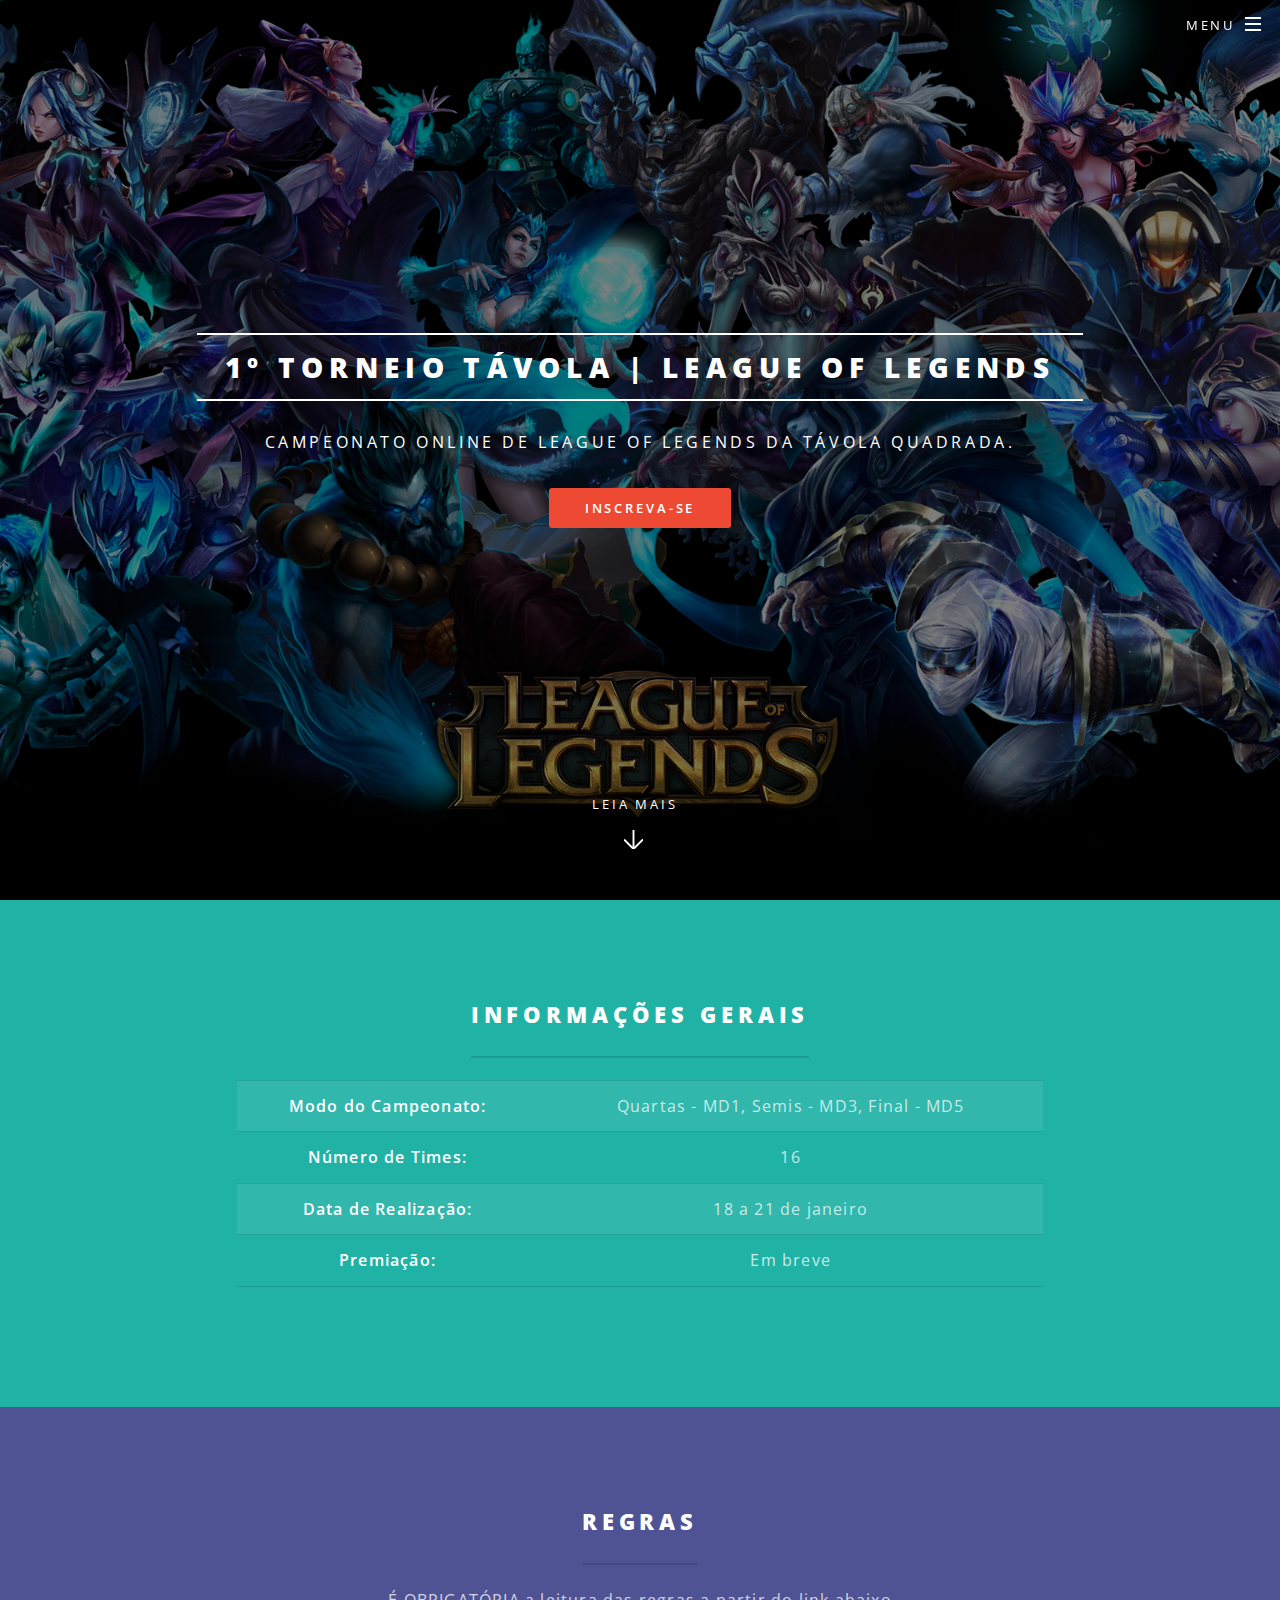
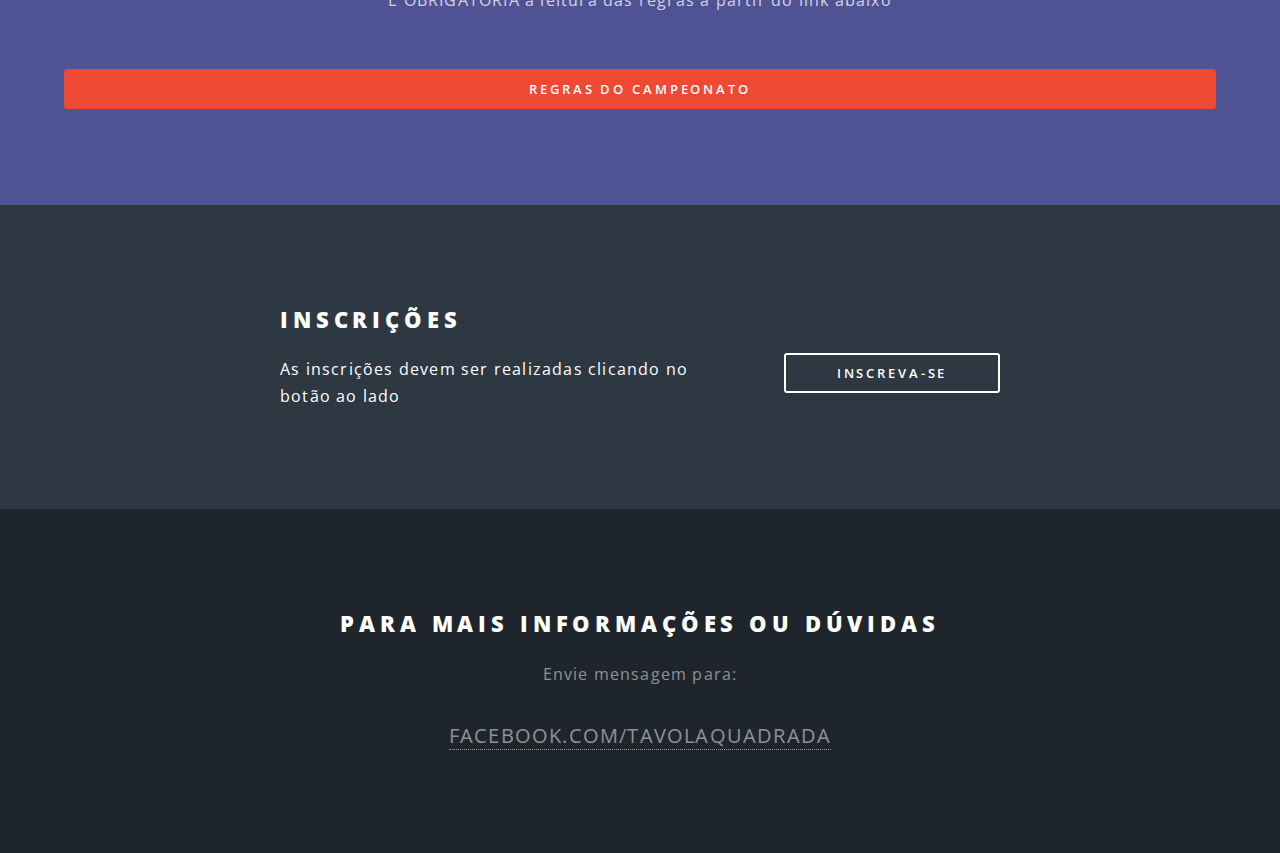
<file: lol.html>
<!DOCTYPE HTML>
<!--
    Spectral by HTML5 UP
    html5up.net | @n33co
    Free for personal and commercial use under the CCA 3.0 license (html5up.net/license)
-->
<html>
    <head>
        <title>Távola Quadrada | Torneio</title>
        <meta charset="utf-8" />
        <meta name="viewport" content="width=device-width, initial-scale=1" />
        <meta name="description" content="" />
        <meta name="keywords" content="" />
        <!--[if lte IE 8]><script src="css/ie/html5shiv.js"></script><![endif]-->
        <link rel="stylesheet" href="css/style.css" />
        <!--[if lte IE 9]><link rel="stylesheet" href="css/ie/v9.css" /><![endif]-->
        <!--[if lte IE 8]><link rel="stylesheet" href="css/ie/v8.css" /><![endif]-->
    </head>
    <body class="landing">

        <!-- Page Wrapper -->
            <div id="page-wrapper2">

                <!-- Header -->
                    <header id="header" class="alt">
						<h1><a href="index.html">1º Torneio Távola de League of Legends</a></h1>
						<nav id="nav">
							<ul>
								<li class="special">
									<a href="#" class="menuToggle"><span>Menu</span></a>
									<div id="menu">
										<ul>
											<li><a href="index.html">Início</a></li>
											<li><a href="lol.html">Torneio</a></li>
											<li><a href="regras.html">Regras</a></li>
										</ul>
									</div>
								</li>
							</ul>
						</nav>
					</header>

                <!-- Banner -->
                    <section id="banner">
                        <div class="inner">
                            <h2>1º Torneio Távola | League of Legends</h2>
                            <p>Campeonato online de League of Legends da Távola Quadrada.</p>
                            <ul class="actions">
                                <li><a target="_blank" href="https://goo.gl/forms/ICtVfObjKnohALZm1" class="button special">Inscreva-se</a></li>
                            </ul>
                        </div>
                        <a href="#one" class="more scrolly">Leia Mais</a>
                    </section>

                <!-- One -->
                    <section id="one" class="wrapper style1 special">
                        <div class="inner">
                            <header class="major">
                                <h2>Informações Gerais</h2>
                                <table style="width:70%;margin:auto;" cellspacing="10">
                                  <tr>
                                    <td><b>Modo do Campeonato:</b></td>
                                    <td>Quartas - MD1, Semis - MD3, Final - MD5</td>
                                  </tr>
                                  <tr>
                                    <td><b>Número de Times:</b></td>
                                    <td>16</td>
                                  </tr>
                                  <!--tr>
                                    <td><b>Inscrição do Time:</b></td>
                                    <td>R$50,00</td>
                                  </tr-->
                                  <tr>
                                    <td><b>Data de Realização:</b></td>
                                    <td>18 a 21 de janeiro</td>
                                  </tr>
                                  <tr>
                                    <td><b>Premiação:</b></td>
                                    <td>Em breve <!--1º colocado: Troféu + Medalhas + R$500,00 (equipe) + 3200RP, Ryze e Skin Ryze Triunfante (para cada jogador da equipe)<br/>
                                        2º colocado: Medalhas + R$250,00 (equipe) + 2400RP (para cada jogador da equipe)<br />
                                        3º colocado: Medalhas + R$150,00 (equipe) + 1600RP (para cada jogador da equipe)<br />
                                        4º colocado: 800RP (para cada jogador da equipe)-->
                                    </td>
                                  </tr>
                                </table>
                                <!-- <p><b>Modo do campeonato:</b> Eliminação Simples<br />
                                <b>Número de Times:      </b> 32<br />
                                <b>Inscrição do Time:</b> R$50,00<br />
                                <b>Data de Realizações:</b> 27 & 28 de janeiro<br />
                                <b>Premiação:</b> 1º colocado: Troféu + Medalhas + R$500,00<br />
                                <b>Premiação:</b> 2º colocado: Medalhas + R$250,00<br />
                                <b>Premiação:</b> 2º colocado: Medalhas + R$150,00<br />
                                </p> -->
                            </header>
                        </div>
                    </section>

                    <section id="three" class="wrapper style3 special">
                        <div class="inner">
                            <header class="major">
                                <h2>REGRAS</h2>
                                <p>É OBRIGATÓRIA a leitura das regras a partir do link abaixo</p>
                            </header>
                            <ul class="actions vertical">
                                <li><a href="regras.html" class="button special fit">REGRAS DO CAMPEONATO</a></li>
                            </ul>

                        </div>
                    </section>


                <!-- CTA -->
                    <section id="cta" class="wrapper style4">
                        <div class="inner">
                            <header>
                                <h2>INSCRIÇÕES</h2>
                                <p>As inscrições devem ser realizadas clicando no botão ao lado</p>

                            </header>
                            <ul class="actions vertical" style="margin:auto;">
                                <li><a target="_blank" href="https://goo.gl/forms/ICtVfObjKnohALZm1" class="button fit">INSCREVA-SE</a></li>
                            </ul>
                        </div>
                    </section>

                <!-- Footer -->
                    <footer id="footer">
                        <header>
                                <h2>Para mais informações ou dúvidas</h2>
                                <p>Envie mensagem para:</p>
                            </header>
                        <ul class="icons">
                            <li><a target="_blank" href="https://www.facebook.com/TavolaQuadrada"><span class="label">FACEBOOK.COM/TAVOLAQUADRADA</span></a></li>
                        </ul>
                    </footer>

            </div>

        <!-- Scripts -->
            <script src="js/jquery.min.js"></script>
            <script src="js/jquery.scrollex.min.js"></script>
            <script src="js/jquery.scrolly.min.js"></script>
            <script src="js/skel.min.js"></script>
            <script src="js/init.js"></script>

    </body>
</html>
</file>
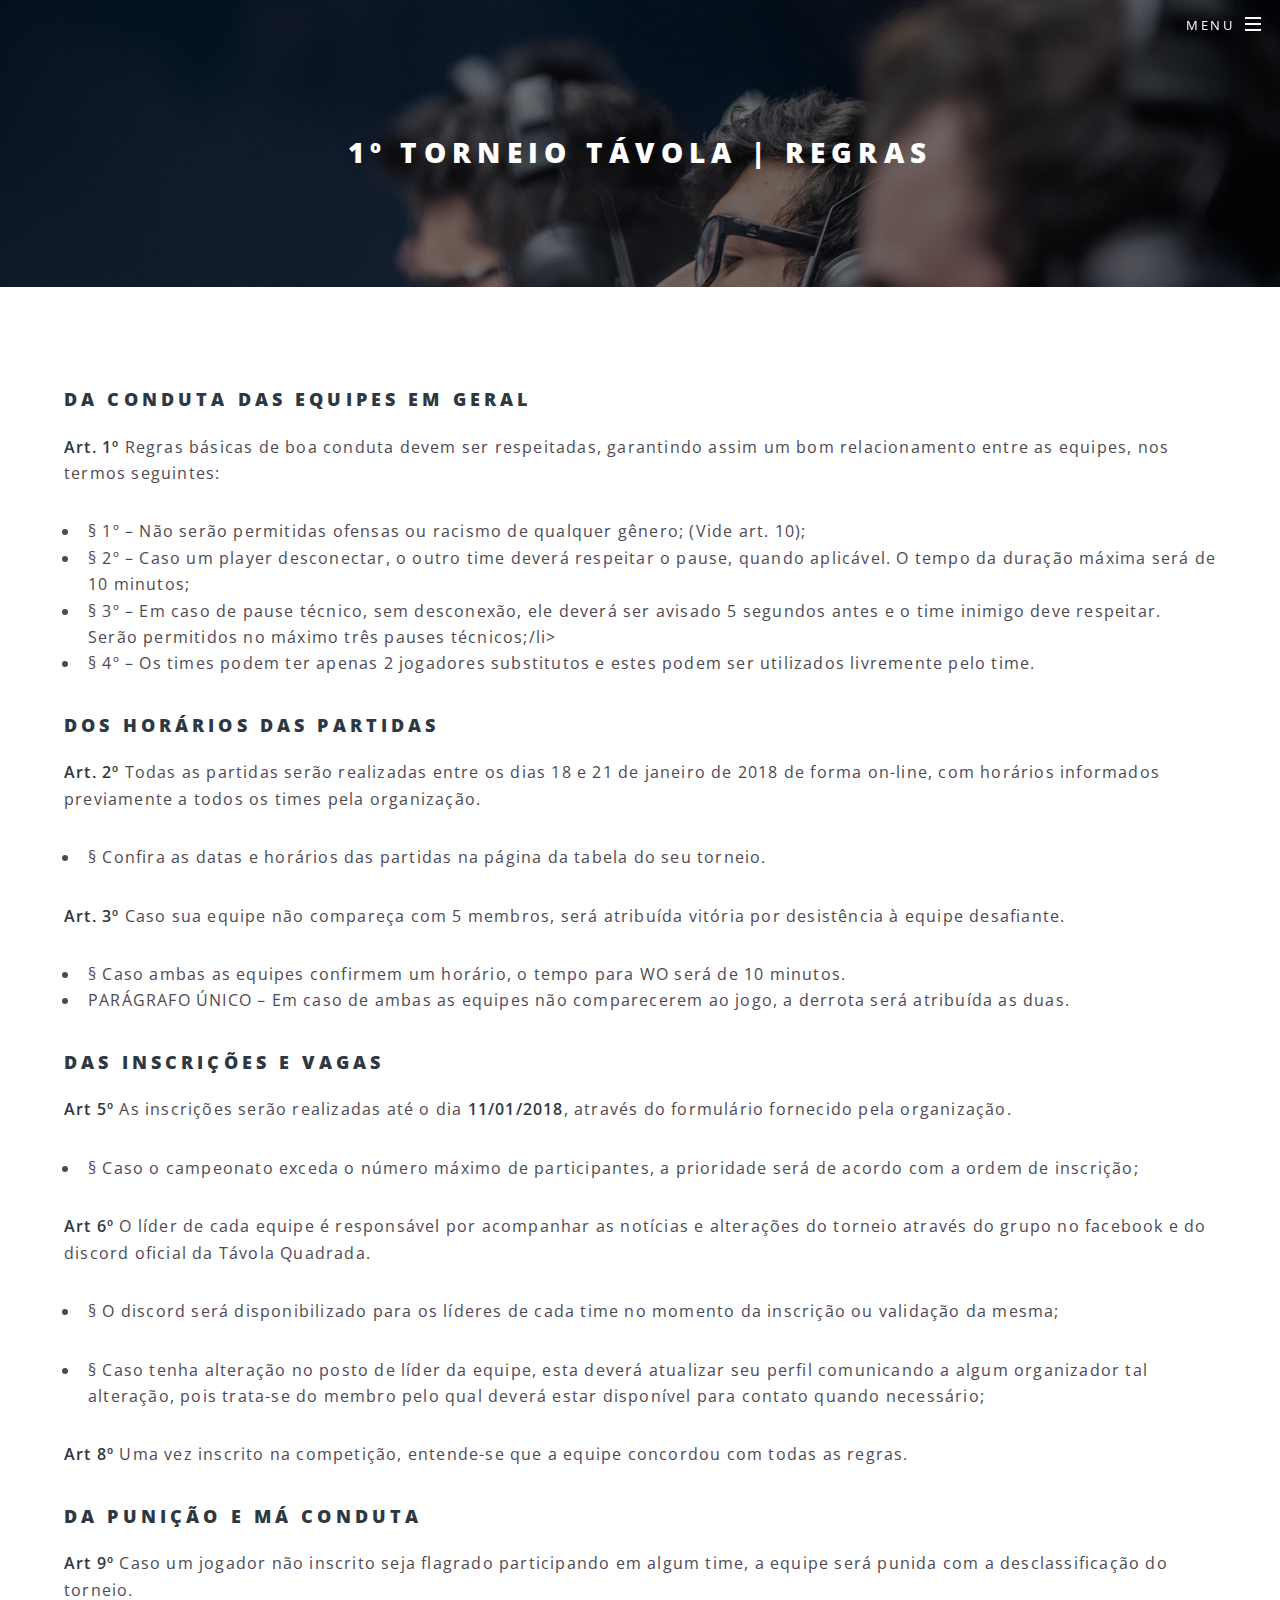
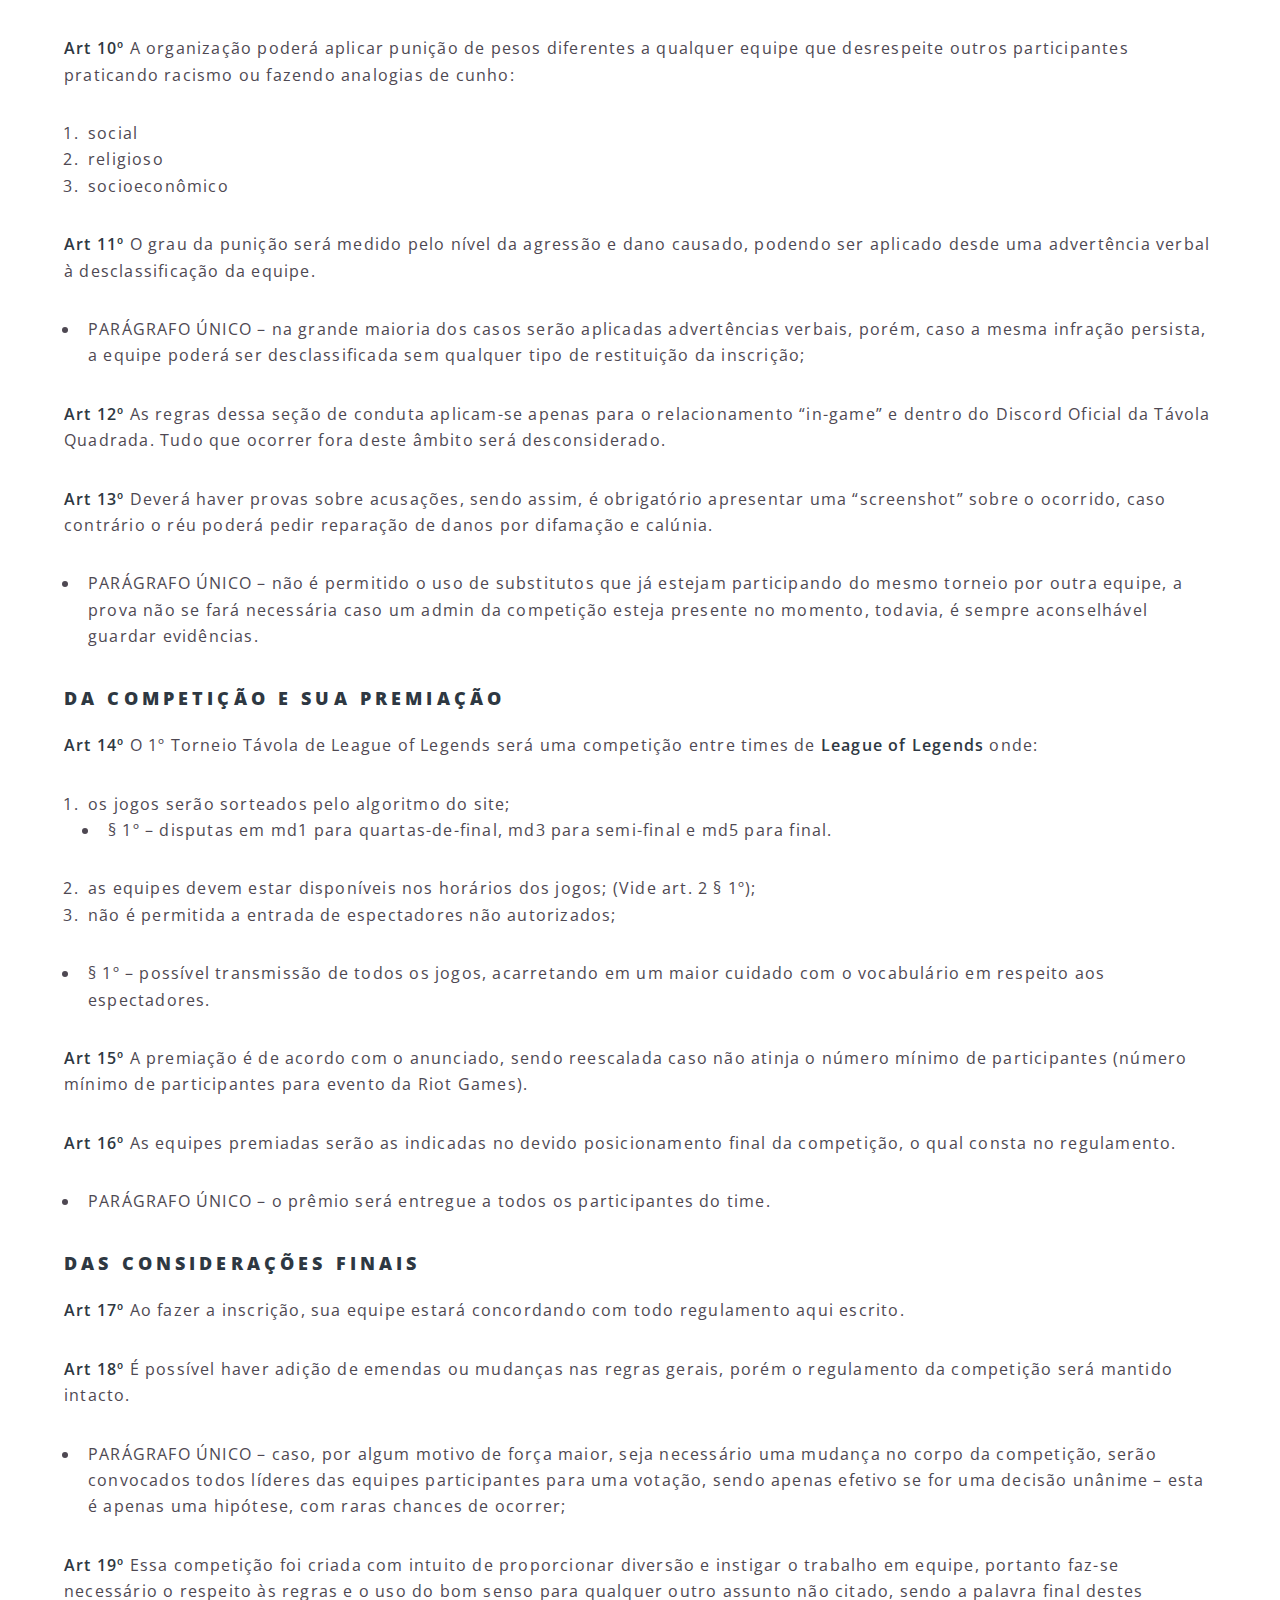
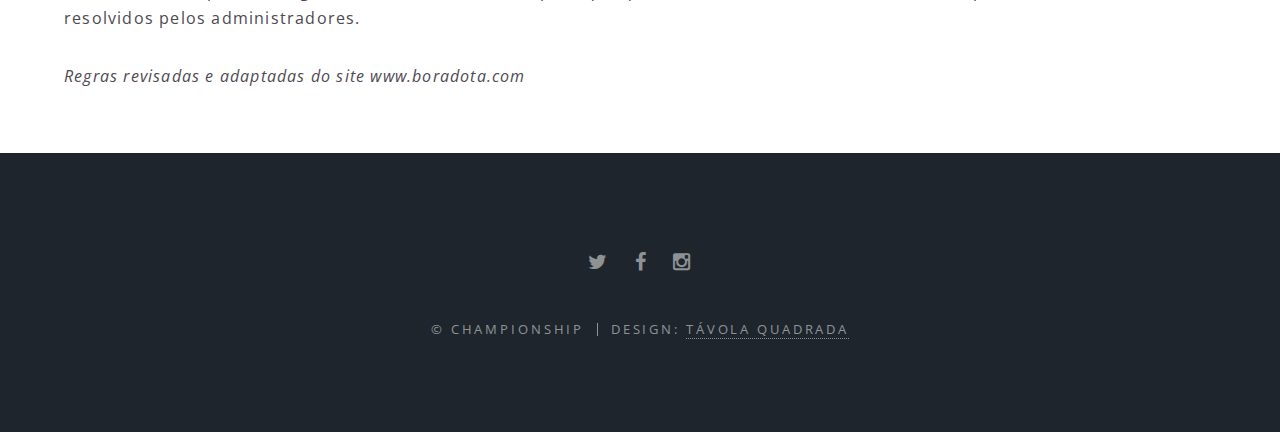
<file: regras.html>
<!DOCTYPE HTML>
<!--
	Spectral by HTML5 UP
	html5up.net | @n33co
	Free for personal and commercial use under the CCA 3.0 license (html5up.net/license)
-->
<html>
	<head>
		<title>Távola Quadrada | Regras</title>
		<meta charset="utf-8" />
		<meta name="viewport" content="width=device-width, initial-scale=1" />
		<meta name="description" content="" />
		<meta name="keywords" content="" />
		<!--[if lte IE 8]><script src="css/ie/html5shiv.js"></script><![endif]-->
		<link rel="stylesheet" href="css/style.css" />
		<!--[if lte IE 9]><link rel="stylesheet" href="css/ie/v9.css" /><![endif]-->
		<!--[if lte IE 8]><link rel="stylesheet" href="css/ie/v8.css" /><![endif]-->
	</head>
	<body class="landing">

		<!-- Page Wrapper -->
			<div id="page-wrapper2">

				<!-- Header -->
					<header id="header" class="alt">
						<h1><a href="index.html">1º Torneio Távola de League of Legends</a></h1>
						<nav id="nav">
							<ul>
								<li class="special">
									<a href="#" class="menuToggle"><span>Menu</span></a>
									<div id="menu">
										<ul>
											<li><a href="index.html">Início</a></li>
											<li><a href="lol.html">Torneio</a></li>
											<li><a href="regras.html">Regras</a></li>
										</ul>
									</div>
								</li>
							</ul>
						</nav>
					</header>

				<!-- Main -->
					<article id="main">
						<header>
							<h2>1º Torneio Távola | Regras</h2>
						</header>
						<section class="wrapper style5">
							<div class="inner">

								<h3>DA CONDUTA DAS EQUIPES EM GERAL</h3>
								<p><b>Art. 1º</b> Regras básicas de boa conduta devem ser respeitadas, garantindo assim um bom relacionamento entre as equipes, nos termos seguintes:</p>

								<ul>
									<li>§ 1º – Não serão permitidas ofensas ou racismo de qualquer gênero; (Vide art. 10);</li>
									<li>§ 2º – Caso um player desconectar, o outro time deverá respeitar o pause, quando aplicável. O tempo da duração máxima será de 10 minutos;</li>
									<li>§ 3º – Em caso de pause técnico, sem desconexão, ele deverá ser avisado 5 segundos antes e o time inimigo deve respeitar. Serão permitidos no máximo três pauses técnicos;/li>
									<li>§ 4º – Os times podem ter apenas 2 jogadores substitutos e estes podem ser utilizados livremente pelo time.</li>
								</ul>

								<h3>DOS HORÁRIOS DAS PARTIDAS</h3>
								<p><b>Art. 2º</b> Todas as partidas serão realizadas entre os dias 18 e 21 de janeiro de 2018 de forma on-line, com horários informados previamente a todos os times pela organização.</p>

								<ul>
									<li>§ Confira as datas e horários das partidas na página da tabela do seu torneio.</li>
								</ul>
								<p><b>Art. 3º</b> Caso sua equipe não compareça com 5 membros, será atribuída vitória por desistência à equipe desafiante.</p>

								<ul>
									<li>§ Caso ambas as equipes confirmem um horário, o tempo para WO será de 10 minutos.</li>
									<li>PARÁGRAFO ÚNICO – Em caso de ambas as equipes não comparecerem ao jogo, a derrota será atribuída as duas.</li>
								</ul>

								<h3>DAS INSCRIÇÕES E VAGAS</h3>
								<p><b>Art 5º</b> As inscrições serão realizadas até o dia <strong>11/01/2018</strong>, através do formulário fornecido pela organização.</p>
								<ul>
									<li>§ Caso o campeonato exceda o número máximo de participantes, a prioridade será de acordo com a ordem de inscrição;</li>
								</ul>
								<p><b>Art 6º</b> O líder de cada equipe é responsável por acompanhar as notícias e alterações do torneio através do grupo no facebook e do discord oficial da Távola Quadrada.</p>
								<ul>
									<li>§ O discord será disponibilizado para os líderes de cada time no momento da inscrição ou validação da mesma;	</li>
								</ul>
								<ul>
									<li>§ Caso tenha alteração no posto de líder da equipe, esta deverá atualizar seu perfil comunicando a algum organizador tal alteração, pois trata-se do membro pelo qual deverá estar disponível para contato quando necessário;</li>
								</ul>
								<p><b>Art 8º</b> Uma vez inscrito na competição, entende-se que a equipe concordou com todas as regras.</p>

								<h3>DA PUNIÇÃO E MÁ CONDUTA</h3>
								<p><b>Art 9º</b> Caso um jogador não inscrito seja flagrado participando em algum time, a equipe será punida com a desclassificação do torneio.</p>
								<p><b>Art 10º</b> A organização poderá aplicar punição de pesos diferentes a qualquer equipe que desrespeite outros participantes praticando racismo ou fazendo analogias de cunho:</p>
								<ol>
									<li>social</li>
									<li>religioso</li>
									<li>socioeconômico</li>
								</ol>
								<p><b>Art 11º</b> O grau da punição será medido pelo nível da agressão e dano causado, podendo ser aplicado desde uma advertência verbal à desclassificação da equipe.</p>
								<ul>
									<li>PARÁGRAFO ÚNICO – na grande maioria dos casos serão aplicadas advertências verbais, porém, caso a mesma infração persista, a equipe poderá ser desclassificada sem qualquer tipo de restituição da inscrição;</li>
								</ul>
								<p><b>Art 12º</b> As regras dessa seção de conduta aplicam-se apenas para o relacionamento “in-game” e dentro do Discord Oficial da Távola Quadrada. Tudo que ocorrer fora deste âmbito será desconsiderado.</p>
								<p><b>Art 13º</b> Deverá haver provas sobre acusações, sendo assim, é obrigatório apresentar uma “screenshot” sobre o ocorrido, caso contrário o réu poderá pedir reparação de danos por difamação e calúnia.</p>
								<ul>
									<li>PARÁGRAFO ÚNICO – não é permitido o uso de substitutos que já estejam participando do mesmo torneio por outra equipe, a prova não se fará necessária caso um admin da competição esteja presente no momento, todavia, é sempre aconselhável guardar evidências.</li>
								</ul>

								<h3>DA COMPETIÇÃO E SUA PREMIAÇÃO</h3>
								<p><b>Art 14º</b> O 1º Torneio Távola de League of Legends será uma competição entre times de <b>League of Legends</b> onde:</p>
								<ol>
									<li>os jogos serão sorteados pelo algoritmo do site;</li>
									<ul>
										<li>§ 1º – disputas em md1 para quartas-de-final, md3 para semi-final e md5 para final.</li>
									</ul>
									<li>as equipes devem estar disponíveis nos horários dos jogos; (Vide art. 2 § 1º);</li>
									<li>não é permitida a entrada de espectadores não autorizados;</li>
								</ol>
								<ul>
									<li>§ 1º – possível transmissão de todos os jogos, acarretando em um maior cuidado com o vocabulário em respeito aos espectadores.</li>
								</ul>
								<p><b>Art 15º</b> A premiação é de acordo com o anunciado, sendo reescalada caso não atinja o número mínimo de participantes (número mínimo de participantes para evento da Riot Games).</p>
								<p><b>Art 16º</b> As equipes premiadas serão as indicadas no devido posicionamento final da competição, o qual consta no regulamento.</p>
								<ul>
									<li>PARÁGRAFO ÚNICO – o prêmio será entregue a todos os participantes do time.</li>
								</ul>

								<h3>DAS CONSIDERAÇÕES FINAIS</h3>
								<p><b>Art 17º</b> Ao fazer a inscrição, sua equipe estará concordando com todo regulamento aqui escrito.</p>
								<p><b>Art 18º</b> É possível haver adição de emendas ou mudanças nas regras gerais, porém o regulamento da competição será mantido intacto.</p>
								<ul>
									<li>PARÁGRAFO ÚNICO – caso, por algum motivo de força maior, seja necessário uma mudança no corpo da competição, serão convocados todos líderes das equipes participantes para uma votação, sendo apenas efetivo se for uma decisão unânime – esta é apenas uma hipótese, com raras chances de ocorrer;</li>
								</ul>
								<p><b>Art 19º</b> Essa competição foi criada com intuito de proporcionar diversão e instigar o trabalho em equipe, portanto faz-se necessário o respeito às regras e o uso do bom senso para qualquer outro assunto não citado, sendo a palavra final destes resolvidos pelos administradores.</p>

								<i>Regras revisadas e adaptadas do site www.boradota.com</i>
							</div>
						</section>
					</article>

				<!-- Footer -->
					<footer id="footer">
						<ul class="icons">
							<li><a href="https://twitter.com/TQOficial" class="icon fa-twitter"><span class="label">Twitter</span></a></li>
							<li><a href="https://www.facebook.com/TavolaQuadrada" class="icon fa-facebook"><span class="label">Facebook</span></a></li>
							<li><a href="https://www.instagram.com/tqoficial/" class="icon fa-instagram"><span class="label">Instagram</span></a></li>
						</ul>
						<ul class="copyright">
							<li>&copy; Championship </li><li>Design: <a href="https://www.facebook.com/TavolaQuadrada">Távola Quadrada</a></li>
						</ul>
					</footer>

			</div>

		<!-- Scripts -->
			<script src="js/jquery.min.js"></script>
			<script src="js/jquery.scrollex.min.js"></script>
			<script src="js/jquery.scrolly.min.js"></script>
			<script src="js/skel.min.js"></script>
			<script src="js/init.js"></script>

	</body>
</html>
</file>
<file: css/ie/v9.css>
/*
	Spectral by HTML5 UP
	html5up.net | @n33co
	Free for personal and commercial use under the CCA 3.0 license (html5up.net/license)
*/

/* Spotlight */

	.spotlight {
		display: block;
	}

		.spotlight .image {
			display: inline-block;
			vertical-align: top;
		}

		.spotlight .content {
			padding: 4em 4em 2em 4em;
			display: inline-block;
		}

		.spotlight:after {
			clear: both;
			content: '';
			display: block;
		}

/* Features */

	.features {
		display: block;
	}

		.features li {
			float: left;
		}

		.features:after {
			content: '';
			display: block;
			clear: both;
		}

/* Banner + Wrapper (style4) */

	#banner,
	.wrapper.style4 {
		background-image: url("../../images/banner.jpg");
		background-position: center center;
		background-repeat: no-repeat;
		background-size: cover;
		position: relative;
	}

		#banner:before,
		.wrapper.style4:before {
			background: #000000;
			content: '';
			height: 100%;
			left: 0;
			opacity: 0.5;
			position: absolute;
			top: 0;
			width: 100%;
		}

		#banner .inner,
		.wrapper.style4 .inner {
			position: relative;
			z-index: 1;
		}

/* Banner */

	#banner {
		padding: 14em 0 12em 0;
		height: auto;
	}

		#banner:after {
			display: none;
		}

/* CTA */

	#cta .inner header {
		float: left;
	}

	#cta .inner .actions {
		float: left;
	}

	#cta .inner:after {
		clear: both;
		content: '';
		display: block;
	}

/* Main */

	#main > header {
		background-image: url("../../images/banner.jpg");
		background-position: center center;
		background-repeat: no-repeat;
		background-size: cover;
		position: relative;
	}

		#main > header:before {
			background: #000000;
			content: '';
			height: 100%;
			left: 0;
			opacity: 0.5;
			position: absolute;
			top: 0;
			width: 100%;
		}

		#main > header > * {
			position: relative;
			z-index: 1;
		}
</file>
<file: css/ie/v8.css>
/*
	Spectral by HTML5 UP
	html5up.net | @n33co
	Free for personal and commercial use under the CCA 3.0 license (html5up.net/license)
*/

/* Icon */

	.icon.major {
		border: none;
	}

		.icon.major:before {
			font-size: 3em;
		}

/* Form */

	label {
		color: #2E3842;
	}

	input[type="text"],
	input[type="password"],
	input[type="email"],
	select,
	textarea {
		border: solid 1px #dfdfdf;
	}

/* Button */

	input[type="submit"],
	input[type="reset"],
	input[type="button"],
	button,
	.button {
		border: solid 2px #dfdfdf;
	}

		input[type="submit"].special,
		input[type="reset"].special,
		input[type="button"].special,
		button.special,
		.button.special {
			border: 0 !important;
		}

/* Page Wrapper + Menu */

	#menu {
		display: none;
	}

	body.is-menu-visible #menu {
		display: block;
	}

/* Header */

	#header nav > ul > li > a.menuToggle:after {
		display: none;
	}

/* Banner + Wrapper (style4) */

	#banner,
	.wrapper.style4 {
		-ms-behavior: url("css/ie/backgroundsize.min.htc");
	}

		#banner:before,
		.wrapper.style4:before {
			display: none;
		}

/* Banner */

	#banner .more {
		height: 4em;
	}

		#banner .more:after {
			display: none;
		}

/* Main */

	#main > header {
		-ms-behavior: url("css/ie/backgroundsize.min.htc");
	}

		#main > header:before {
			display: none;
		}
</file>
<file: css/style.css>
@charset "UTF-8";
@import url(font-awesome.min.css);
@import url("http://fonts.googleapis.com/css?family=Open+Sans:400,400italic,600,600italic,800,800italic");

/*
	Spectral by HTML5 UP
	html5up.net | @n33co
	Free for personal and commercial use under the CCA 3.0 license (html5up.net/license)
*/

/* IE Viewport Fix */

	@-ms-viewport {
  		width: device-width;
	}

/* Reset */

	html, body, div, span, applet, object, iframe, h1, h2, h3, h4, h5, h6, p, blockquote, pre, a, abbr, acronym, address, big, cite, code, del, dfn, em, img, ins, kbd, q, s, samp, small, strike, strong, sub, sup, tt, var, b, u, i, center, dl, dt, dd, ol, ul, li, fieldset, form, label, legend, table, caption, tbody, tfoot, thead, tr, th, td, article, aside, canvas, details, embed, figure, figcaption, footer, header, hgroup, menu, nav, output, ruby, section, summary, time, mark, audio, video {
		margin: 0;
		padding: 0;
		border: 0;
		font-size: 100%;
		font: inherit;
		vertical-align: baseline;
	}

	article, aside, details, figcaption, figure, footer, header, hgroup, menu, nav, section {
		display: block;
	}

	body {
		line-height: 1;
	}

	ol, ul {
		list-style: none;
	}

	blockquote, q {
		quotes: none;
	}

	blockquote:before, blockquote:after, q:before, q:after {
		content: '';
		content: none;
	}

	table {
		border-collapse: collapse;
		border-spacing: 0;
	}

	body {
		-webkit-text-size-adjust: none;
	}

/* Box Model */

	*, *:before, *:after {
		-moz-box-sizing: border-box;
		-webkit-box-sizing: border-box;
		-ms-box-sizing: border-box;
		box-sizing: border-box;
	}

/* Basic */

	body {
		background: #2e3842;
	}

		body.is-loading *, body.is-loading *:before, body.is-loading *:after {
			-moz-animation: none !important;
			-webkit-animation: none !important;
			-ms-animation: none !important;
			animation: none !important;
			-moz-transition: none !important;
			-webkit-transition: none !important;
			-ms-transition: none !important;
			transition: none !important;
		}

	body, input, select, textarea {
		color: #fff;
		font-family: "Open Sans", Helvetica, sans-serif;
		font-size: 15pt;
		font-weight: 400;
		letter-spacing: 0.075em;
		line-height: 1.65em;
	}

		@media screen and (max-width: 1680px) {
			body, input, select, textarea {
				font-size: 13pt;
			}
		}

		@media screen and (max-width: 1280px) {
			body, input, select, textarea {
				font-size: 12pt;
			}
		}

		@media screen and (max-width: 736px) {
			body, input, select, textarea {
				font-size: 11pt;
				letter-spacing: 0.0375em;
			}
		}

	a {
		-moz-transition: color 0.2s ease, border-bottom-color 0.2s ease;
		-webkit-transition: color 0.2s ease, border-bottom-color 0.2s ease;
		-ms-transition: color 0.2s ease, border-bottom-color 0.2s ease;
		transition: color 0.2s ease, border-bottom-color 0.2s ease;
		border-bottom: dotted 1px;
		color: inherit;
		text-decoration: none;
	}

		a:hover {
			border-bottom-color: transparent;
		}

	strong, b {
		color: #fff;
		font-weight: 600;
	}

	em, i {
		font-style: italic;
	}

	p {
		margin: 0 0 2em 0;
	}

	h1, h2, h3, h4, h5, h6 {
		color: #fff;
		font-weight: 800;
		letter-spacing: 0.225em;
		line-height: 1em;
		margin: 0 0 1em 0;
		text-transform: uppercase;
	}

		h1 a, h2 a, h3 a, h4 a, h5 a, h6 a {
			color: inherit;
			text-decoration: none;
		}

	h2 {
		font-size: 1.35em;
		line-height: 1.75em;
	}

		@media screen and (max-width: 736px) {
			h2 {
				font-size: 1.1em;
				line-height: 1.65em;
			}
		}

	h3 {
		font-size: 1.15em;
		line-height: 1.75em;
	}

		@media screen and (max-width: 736px) {
			h3 {
				font-size: 1em;
				line-height: 1.65em;
			}
		}

	h4 {
		font-size: 1em;
		line-height: 1.5em;
	}

	h5 {
		font-size: 0.8em;
		line-height: 1.5em;
	}

	h6 {
		font-size: 0.7em;
		line-height: 1.5em;
	}

	sub {
		font-size: 0.8em;
		position: relative;
		top: 0.5em;
	}

	sup {
		font-size: 0.8em;
		position: relative;
		top: -0.5em;
	}

	hr {
		border: 0;
		border-bottom: solid 2px #fff;
		margin: 3em 0;
	}

		hr.major {
			margin: 4.5em 0;
		}

	blockquote {
		border-left: solid 4px #fff;
		font-style: italic;
		margin: 0 0 2em 0;
		padding: 0.5em 0 0.5em 2em;
	}

	code {
		background: rgba(144, 144, 144, 0.25);
		border-radius: 3px;
		font-family: "Courier New", monospace;
		font-size: 0.9em;
		letter-spacing: 0;
		margin: 0 0.25em;
		padding: 0.25em 0.65em;
	}

	pre {
		-webkit-overflow-scrolling: touch;
		font-family: "Courier New", monospace;
		font-size: 0.9em;
		margin: 0 0 2em 0;
	}

		pre code {
			display: block;
			line-height: 1.75em;
			padding: 1em 1.5em;
			overflow-x: auto;
		}

	.align-left {
		text-align: left;
	}

	.align-center {
		text-align: center;
	}

	.align-right {
		text-align: right;
	}

/* Grid */

	.row {
		border-bottom: solid 1px transparent;
		-moz-box-sizing: border-box;
		-webkit-box-sizing: border-box;
		box-sizing: border-box;
	}

	.row > * {
		float: left;
		-moz-box-sizing: border-box;
		-webkit-box-sizing: border-box;
		box-sizing: border-box;
	}

	.row:after, .row:before {
		content: '';
		display: block;
		clear: both;
		height: 0;
	}

	.row.uniform > * > :first-child {
		margin-top: 0;
	}

	.row.uniform > * > :last-child {
		margin-bottom: 0;
	}

	.row.\30 \25  > * {
		padding: 0 0 0 0em;
	}

	.row.\30 \25 {
		margin: 0 0 -1px 0em;
	}

	.row.uniform.\30 \25  > * {
		padding: 0em 0 0 0em;
	}

	.row.uniform.\30 \25 {
		margin: 0em 0 -1px 0em;
	}

	.row > * {
		padding: 0 0 0 1.5em;
	}

	.row {
		margin: 0 0 -1px -1.5em;
	}

	.row.uniform > * {
		padding: 1.5em 0 0 1.5em;
	}

	.row.uniform {
		margin: -1.5em 0 -1px -1.5em;
	}

	.row.\32 00\25  > * {
		padding: 0 0 0 3em;
	}

	.row.\32 00\25 {
		margin: 0 0 -1px -3em;
	}

	.row.uniform.\32 00\25  > * {
		padding: 3em 0 0 3em;
	}

	.row.uniform.\32 00\25 {
		margin: -3em 0 -1px -3em;
	}

	.row.\31 50\25  > * {
		padding: 0 0 0 2.25em;
	}

	.row.\31 50\25 {
		margin: 0 0 -1px -2.25em;
	}

	.row.uniform.\31 50\25  > * {
		padding: 2.25em 0 0 2.25em;
	}

	.row.uniform.\31 50\25 {
		margin: -2.25em 0 -1px -2.25em;
	}

	.row.\35 0\25  > * {
		padding: 0 0 0 0.75em;
	}

	.row.\35 0\25 {
		margin: 0 0 -1px -0.75em;
	}

	.row.uniform.\35 0\25  > * {
		padding: 0.75em 0 0 0.75em;
	}

	.row.uniform.\35 0\25 {
		margin: -0.75em 0 -1px -0.75em;
	}

	.row.\32 5\25  > * {
		padding: 0 0 0 0.375em;
	}

	.row.\32 5\25 {
		margin: 0 0 -1px -0.375em;
	}

	.row.uniform.\32 5\25  > * {
		padding: 0.375em 0 0 0.375em;
	}

	.row.uniform.\32 5\25 {
		margin: -0.375em 0 -1px -0.375em;
	}

	.\31 2u, .\31 2u\24 {
		width: 100%;
		clear: none;
		margin-left: 0;
	}

	.\31 1u, .\31 1u\24 {
		width: 91.6666666667%;
		clear: none;
		margin-left: 0;
	}

	.\31 0u, .\31 0u\24 {
		width: 83.3333333333%;
		clear: none;
		margin-left: 0;
	}

	.\39 u, .\39 u\24 {
		width: 75%;
		clear: none;
		margin-left: 0;
	}

	.\38 u, .\38 u\24 {
		width: 66.6666666667%;
		clear: none;
		margin-left: 0;
	}

	.\37 u, .\37 u\24 {
		width: 58.3333333333%;
		clear: none;
		margin-left: 0;
	}

	.\36 u, .\36 u\24 {
		width: 50%;
		clear: none;
		margin-left: 0;
	}

	.\35 u, .\35 u\24 {
		width: 41.6666666667%;
		clear: none;
		margin-left: 0;
	}

	.\34 u, .\34 u\24 {
		width: 33.3333333333%;
		clear: none;
		margin-left: 0;
	}

	.\33 u, .\33 u\24 {
		width: 25%;
		clear: none;
		margin-left: 0;
	}

	.\32 u, .\32 u\24 {
		width: 16.6666666667%;
		clear: none;
		margin-left: 0;
	}

	.\31 u, .\31 u\24 {
		width: 8.3333333333%;
		clear: none;
		margin-left: 0;
	}

	.\31 2u\24  + *,
	.\31 1u\24  + *,
	.\31 0u\24  + *,
	.\39 u\24  + *,
	.\38 u\24  + *,
	.\37 u\24  + *,
	.\36 u\24  + *,
	.\35 u\24  + *,
	.\34 u\24  + *,
	.\33 u\24  + *,
	.\32 u\24  + *,
	.\31 u\24  + * {
		clear: left;
	}

	.\-11u {
		margin-left: 91.66667%;
	}

	.\-10u {
		margin-left: 83.33333%;
	}

	.\-9u {
		margin-left: 75%;
	}

	.\-8u {
		margin-left: 66.66667%;
	}

	.\-7u {
		margin-left: 58.33333%;
	}

	.\-6u {
		margin-left: 50%;
	}

	.\-5u {
		margin-left: 41.66667%;
	}

	.\-4u {
		margin-left: 33.33333%;
	}

	.\-3u {
		margin-left: 25%;
	}

	.\-2u {
		margin-left: 16.66667%;
	}

	.\-1u {
		margin-left: 8.33333%;
	}

	@media screen and (max-width: 1680px) {
		.row > * {
			padding: 0 0 0 1.5em;
		}

		.row {
			margin: 0 0 -1px -1.5em;
		}

		.row.uniform > * {
			padding: 1.5em 0 0 1.5em;
		}

		.row.uniform {
			margin: -1.5em 0 -1px -1.5em;
		}

		.row.\32 00\25  > * {
			padding: 0 0 0 3em;
		}

		.row.\32 00\25 {
			margin: 0 0 -1px -3em;
		}

		.row.uniform.\32 00\25  > * {
			padding: 3em 0 0 3em;
		}

		.row.uniform.\32 00\25 {
			margin: -3em 0 -1px -3em;
		}

		.row.\31 50\25  > * {
			padding: 0 0 0 2.25em;
		}

		.row.\31 50\25 {
			margin: 0 0 -1px -2.25em;
		}

		.row.uniform.\31 50\25  > * {
			padding: 2.25em 0 0 2.25em;
		}

		.row.uniform.\31 50\25 {
			margin: -2.25em 0 -1px -2.25em;
		}

		.row.\35 0\25  > * {
			padding: 0 0 0 0.75em;
		}

		.row.\35 0\25 {
			margin: 0 0 -1px -0.75em;
		}

		.row.uniform.\35 0\25  > * {
			padding: 0.75em 0 0 0.75em;
		}

		.row.uniform.\35 0\25 {
			margin: -0.75em 0 -1px -0.75em;
		}

		.row.\32 5\25  > * {
			padding: 0 0 0 0.375em;
		}

		.row.\32 5\25 {
			margin: 0 0 -1px -0.375em;
		}

		.row.uniform.\32 5\25  > * {
			padding: 0.375em 0 0 0.375em;
		}

		.row.uniform.\32 5\25 {
			margin: -0.375em 0 -1px -0.375em;
		}

		.\31 2u\28xlarge\29, .\31 2u\24\28xlarge\29 {
			width: 100%;
			clear: none;
			margin-left: 0;
		}

		.\31 1u\28xlarge\29, .\31 1u\24\28xlarge\29 {
			width: 91.6666666667%;
			clear: none;
			margin-left: 0;
		}

		.\31 0u\28xlarge\29, .\31 0u\24\28xlarge\29 {
			width: 83.3333333333%;
			clear: none;
			margin-left: 0;
		}

		.\39 u\28xlarge\29, .\39 u\24\28xlarge\29 {
			width: 75%;
			clear: none;
			margin-left: 0;
		}

		.\38 u\28xlarge\29, .\38 u\24\28xlarge\29 {
			width: 66.6666666667%;
			clear: none;
			margin-left: 0;
		}

		.\37 u\28xlarge\29, .\37 u\24\28xlarge\29 {
			width: 58.3333333333%;
			clear: none;
			margin-left: 0;
		}

		.\36 u\28xlarge\29, .\36 u\24\28xlarge\29 {
			width: 50%;
			clear: none;
			margin-left: 0;
		}

		.\35 u\28xlarge\29, .\35 u\24\28xlarge\29 {
			width: 41.6666666667%;
			clear: none;
			margin-left: 0;
		}

		.\34 u\28xlarge\29, .\34 u\24\28xlarge\29 {
			width: 33.3333333333%;
			clear: none;
			margin-left: 0;
		}

		.\33 u\28xlarge\29, .\33 u\24\28xlarge\29 {
			width: 25%;
			clear: none;
			margin-left: 0;
		}

		.\32 u\28xlarge\29, .\32 u\24\28xlarge\29 {
			width: 16.6666666667%;
			clear: none;
			margin-left: 0;
		}

		.\31 u\28xlarge\29, .\31 u\24\28xlarge\29 {
			width: 8.3333333333%;
			clear: none;
			margin-left: 0;
		}

		.\31 2u\24\28xlarge\29  + *,
		.\31 1u\24\28xlarge\29  + *,
		.\31 0u\24\28xlarge\29  + *,
		.\39 u\24\28xlarge\29  + *,
		.\38 u\24\28xlarge\29  + *,
		.\37 u\24\28xlarge\29  + *,
		.\36 u\24\28xlarge\29  + *,
		.\35 u\24\28xlarge\29  + *,
		.\34 u\24\28xlarge\29  + *,
		.\33 u\24\28xlarge\29  + *,
		.\32 u\24\28xlarge\29  + *,
		.\31 u\24\28xlarge\29  + * {
			clear: left;
		}

		.\-11u\28xlarge\29 {
			margin-left: 91.66667%;
		}

		.\-10u\28xlarge\29 {
			margin-left: 83.33333%;
		}

		.\-9u\28xlarge\29 {
			margin-left: 75%;
		}

		.\-8u\28xlarge\29 {
			margin-left: 66.66667%;
		}

		.\-7u\28xlarge\29 {
			margin-left: 58.33333%;
		}

		.\-6u\28xlarge\29 {
			margin-left: 50%;
		}

		.\-5u\28xlarge\29 {
			margin-left: 41.66667%;
		}

		.\-4u\28xlarge\29 {
			margin-left: 33.33333%;
		}

		.\-3u\28xlarge\29 {
			margin-left: 25%;
		}

		.\-2u\28xlarge\29 {
			margin-left: 16.66667%;
		}

		.\-1u\28xlarge\29 {
			margin-left: 8.33333%;
		}
	}

	@media screen and (max-width: 1280px) {
		.row > * {
			padding: 0 0 0 1.5em;
		}

		.row {
			margin: 0 0 -1px -1.5em;
		}

		.row.uniform > * {
			padding: 1.5em 0 0 1.5em;
		}

		.row.uniform {
			margin: -1.5em 0 -1px -1.5em;
		}

		.row.\32 00\25  > * {
			padding: 0 0 0 3em;
		}

		.row.\32 00\25 {
			margin: 0 0 -1px -3em;
		}

		.row.uniform.\32 00\25  > * {
			padding: 3em 0 0 3em;
		}

		.row.uniform.\32 00\25 {
			margin: -3em 0 -1px -3em;
		}

		.row.\31 50\25  > * {
			padding: 0 0 0 2.25em;
		}

		.row.\31 50\25 {
			margin: 0 0 -1px -2.25em;
		}

		.row.uniform.\31 50\25  > * {
			padding: 2.25em 0 0 2.25em;
		}

		.row.uniform.\31 50\25 {
			margin: -2.25em 0 -1px -2.25em;
		}

		.row.\35 0\25  > * {
			padding: 0 0 0 0.75em;
		}

		.row.\35 0\25 {
			margin: 0 0 -1px -0.75em;
		}

		.row.uniform.\35 0\25  > * {
			padding: 0.75em 0 0 0.75em;
		}

		.row.uniform.\35 0\25 {
			margin: -0.75em 0 -1px -0.75em;
		}

		.row.\32 5\25  > * {
			padding: 0 0 0 0.375em;
		}

		.row.\32 5\25 {
			margin: 0 0 -1px -0.375em;
		}

		.row.uniform.\32 5\25  > * {
			padding: 0.375em 0 0 0.375em;
		}

		.row.uniform.\32 5\25 {
			margin: -0.375em 0 -1px -0.375em;
		}

		.\31 2u\28large\29, .\31 2u\24\28large\29 {
			width: 100%;
			clear: none;
			margin-left: 0;
		}

		.\31 1u\28large\29, .\31 1u\24\28large\29 {
			width: 91.6666666667%;
			clear: none;
			margin-left: 0;
		}

		.\31 0u\28large\29, .\31 0u\24\28large\29 {
			width: 83.3333333333%;
			clear: none;
			margin-left: 0;
		}

		.\39 u\28large\29, .\39 u\24\28large\29 {
			width: 75%;
			clear: none;
			margin-left: 0;
		}

		.\38 u\28large\29, .\38 u\24\28large\29 {
			width: 66.6666666667%;
			clear: none;
			margin-left: 0;
		}

		.\37 u\28large\29, .\37 u\24\28large\29 {
			width: 58.3333333333%;
			clear: none;
			margin-left: 0;
		}

		.\36 u\28large\29, .\36 u\24\28large\29 {
			width: 50%;
			clear: none;
			margin-left: 0;
		}

		.\35 u\28large\29, .\35 u\24\28large\29 {
			width: 41.6666666667%;
			clear: none;
			margin-left: 0;
		}

		.\34 u\28large\29, .\34 u\24\28large\29 {
			width: 33.3333333333%;
			clear: none;
			margin-left: 0;
		}

		.\33 u\28large\29, .\33 u\24\28large\29 {
			width: 25%;
			clear: none;
			margin-left: 0;
		}

		.\32 u\28large\29, .\32 u\24\28large\29 {
			width: 16.6666666667%;
			clear: none;
			margin-left: 0;
		}

		.\31 u\28large\29, .\31 u\24\28large\29 {
			width: 8.3333333333%;
			clear: none;
			margin-left: 0;
		}

		.\31 2u\24\28large\29  + *,
		.\31 1u\24\28large\29  + *,
		.\31 0u\24\28large\29  + *,
		.\39 u\24\28large\29  + *,
		.\38 u\24\28large\29  + *,
		.\37 u\24\28large\29  + *,
		.\36 u\24\28large\29  + *,
		.\35 u\24\28large\29  + *,
		.\34 u\24\28large\29  + *,
		.\33 u\24\28large\29  + *,
		.\32 u\24\28large\29  + *,
		.\31 u\24\28large\29  + * {
			clear: left;
		}

		.\-11u\28large\29 {
			margin-left: 91.66667%;
		}

		.\-10u\28large\29 {
			margin-left: 83.33333%;
		}

		.\-9u\28large\29 {
			margin-left: 75%;
		}

		.\-8u\28large\29 {
			margin-left: 66.66667%;
		}

		.\-7u\28large\29 {
			margin-left: 58.33333%;
		}

		.\-6u\28large\29 {
			margin-left: 50%;
		}

		.\-5u\28large\29 {
			margin-left: 41.66667%;
		}

		.\-4u\28large\29 {
			margin-left: 33.33333%;
		}

		.\-3u\28large\29 {
			margin-left: 25%;
		}

		.\-2u\28large\29 {
			margin-left: 16.66667%;
		}

		.\-1u\28large\29 {
			margin-left: 8.33333%;
		}
	}

	@media screen and (max-width: 980px) {
		.row > * {
			padding: 0 0 0 1.5em;
		}

		.row {
			margin: 0 0 -1px -1.5em;
		}

		.row.uniform > * {
			padding: 1.5em 0 0 1.5em;
		}

		.row.uniform {
			margin: -1.5em 0 -1px -1.5em;
		}

		.row.\32 00\25  > * {
			padding: 0 0 0 3em;
		}

		.row.\32 00\25 {
			margin: 0 0 -1px -3em;
		}

		.row.uniform.\32 00\25  > * {
			padding: 3em 0 0 3em;
		}

		.row.uniform.\32 00\25 {
			margin: -3em 0 -1px -3em;
		}

		.row.\31 50\25  > * {
			padding: 0 0 0 2.25em;
		}

		.row.\31 50\25 {
			margin: 0 0 -1px -2.25em;
		}

		.row.uniform.\31 50\25  > * {
			padding: 2.25em 0 0 2.25em;
		}

		.row.uniform.\31 50\25 {
			margin: -2.25em 0 -1px -2.25em;
		}

		.row.\35 0\25  > * {
			padding: 0 0 0 0.75em;
		}

		.row.\35 0\25 {
			margin: 0 0 -1px -0.75em;
		}

		.row.uniform.\35 0\25  > * {
			padding: 0.75em 0 0 0.75em;
		}

		.row.uniform.\35 0\25 {
			margin: -0.75em 0 -1px -0.75em;
		}

		.row.\32 5\25  > * {
			padding: 0 0 0 0.375em;
		}

		.row.\32 5\25 {
			margin: 0 0 -1px -0.375em;
		}

		.row.uniform.\32 5\25  > * {
			padding: 0.375em 0 0 0.375em;
		}

		.row.uniform.\32 5\25 {
			margin: -0.375em 0 -1px -0.375em;
		}

		.\31 2u\28medium\29, .\31 2u\24\28medium\29 {
			width: 100%;
			clear: none;
			margin-left: 0;
		}

		.\31 1u\28medium\29, .\31 1u\24\28medium\29 {
			width: 91.6666666667%;
			clear: none;
			margin-left: 0;
		}

		.\31 0u\28medium\29, .\31 0u\24\28medium\29 {
			width: 83.3333333333%;
			clear: none;
			margin-left: 0;
		}

		.\39 u\28medium\29, .\39 u\24\28medium\29 {
			width: 75%;
			clear: none;
			margin-left: 0;
		}

		.\38 u\28medium\29, .\38 u\24\28medium\29 {
			width: 66.6666666667%;
			clear: none;
			margin-left: 0;
		}

		.\37 u\28medium\29, .\37 u\24\28medium\29 {
			width: 58.3333333333%;
			clear: none;
			margin-left: 0;
		}

		.\36 u\28medium\29, .\36 u\24\28medium\29 {
			width: 50%;
			clear: none;
			margin-left: 0;
		}

		.\35 u\28medium\29, .\35 u\24\28medium\29 {
			width: 41.6666666667%;
			clear: none;
			margin-left: 0;
		}

		.\34 u\28medium\29, .\34 u\24\28medium\29 {
			width: 33.3333333333%;
			clear: none;
			margin-left: 0;
		}

		.\33 u\28medium\29, .\33 u\24\28medium\29 {
			width: 25%;
			clear: none;
			margin-left: 0;
		}

		.\32 u\28medium\29, .\32 u\24\28medium\29 {
			width: 16.6666666667%;
			clear: none;
			margin-left: 0;
		}

		.\31 u\28medium\29, .\31 u\24\28medium\29 {
			width: 8.3333333333%;
			clear: none;
			margin-left: 0;
		}

		.\31 2u\24\28medium\29  + *,
		.\31 1u\24\28medium\29  + *,
		.\31 0u\24\28medium\29  + *,
		.\39 u\24\28medium\29  + *,
		.\38 u\24\28medium\29  + *,
		.\37 u\24\28medium\29  + *,
		.\36 u\24\28medium\29  + *,
		.\35 u\24\28medium\29  + *,
		.\34 u\24\28medium\29  + *,
		.\33 u\24\28medium\29  + *,
		.\32 u\24\28medium\29  + *,
		.\31 u\24\28medium\29  + * {
			clear: left;
		}

		.\-11u\28medium\29 {
			margin-left: 91.66667%;
		}

		.\-10u\28medium\29 {
			margin-left: 83.33333%;
		}

		.\-9u\28medium\29 {
			margin-left: 75%;
		}

		.\-8u\28medium\29 {
			margin-left: 66.66667%;
		}

		.\-7u\28medium\29 {
			margin-left: 58.33333%;
		}

		.\-6u\28medium\29 {
			margin-left: 50%;
		}

		.\-5u\28medium\29 {
			margin-left: 41.66667%;
		}

		.\-4u\28medium\29 {
			margin-left: 33.33333%;
		}

		.\-3u\28medium\29 {
			margin-left: 25%;
		}

		.\-2u\28medium\29 {
			margin-left: 16.66667%;
		}

		.\-1u\28medium\29 {
			margin-left: 8.33333%;
		}
	}

	@media screen and (max-width: 736px) {
		.row > * {
			padding: 0 0 0 1.5em;
		}

		.row {
			margin: 0 0 -1px -1.5em;
		}

		.row.uniform > * {
			padding: 1.5em 0 0 1.5em;
		}

		.row.uniform {
			margin: -1.5em 0 -1px -1.5em;
		}

		.row.\32 00\25  > * {
			padding: 0 0 0 3em;
		}

		.row.\32 00\25 {
			margin: 0 0 -1px -3em;
		}

		.row.uniform.\32 00\25  > * {
			padding: 3em 0 0 3em;
		}

		.row.uniform.\32 00\25 {
			margin: -3em 0 -1px -3em;
		}

		.row.\31 50\25  > * {
			padding: 0 0 0 2.25em;
		}

		.row.\31 50\25 {
			margin: 0 0 -1px -2.25em;
		}

		.row.uniform.\31 50\25  > * {
			padding: 2.25em 0 0 2.25em;
		}

		.row.uniform.\31 50\25 {
			margin: -2.25em 0 -1px -2.25em;
		}

		.row.\35 0\25  > * {
			padding: 0 0 0 0.75em;
		}

		.row.\35 0\25 {
			margin: 0 0 -1px -0.75em;
		}

		.row.uniform.\35 0\25  > * {
			padding: 0.75em 0 0 0.75em;
		}

		.row.uniform.\35 0\25 {
			margin: -0.75em 0 -1px -0.75em;
		}

		.row.\32 5\25  > * {
			padding: 0 0 0 0.375em;
		}

		.row.\32 5\25 {
			margin: 0 0 -1px -0.375em;
		}

		.row.uniform.\32 5\25  > * {
			padding: 0.375em 0 0 0.375em;
		}

		.row.uniform.\32 5\25 {
			margin: -0.375em 0 -1px -0.375em;
		}

		.\31 2u\28small\29, .\31 2u\24\28small\29 {
			width: 100%;
			clear: none;
			margin-left: 0;
		}

		.\31 1u\28small\29, .\31 1u\24\28small\29 {
			width: 91.6666666667%;
			clear: none;
			margin-left: 0;
		}

		.\31 0u\28small\29, .\31 0u\24\28small\29 {
			width: 83.3333333333%;
			clear: none;
			margin-left: 0;
		}

		.\39 u\28small\29, .\39 u\24\28small\29 {
			width: 75%;
			clear: none;
			margin-left: 0;
		}

		.\38 u\28small\29, .\38 u\24\28small\29 {
			width: 66.6666666667%;
			clear: none;
			margin-left: 0;
		}

		.\37 u\28small\29, .\37 u\24\28small\29 {
			width: 58.3333333333%;
			clear: none;
			margin-left: 0;
		}

		.\36 u\28small\29, .\36 u\24\28small\29 {
			width: 50%;
			clear: none;
			margin-left: 0;
		}

		.\35 u\28small\29, .\35 u\24\28small\29 {
			width: 41.6666666667%;
			clear: none;
			margin-left: 0;
		}

		.\34 u\28small\29, .\34 u\24\28small\29 {
			width: 33.3333333333%;
			clear: none;
			margin-left: 0;
		}

		.\33 u\28small\29, .\33 u\24\28small\29 {
			width: 25%;
			clear: none;
			margin-left: 0;
		}

		.\32 u\28small\29, .\32 u\24\28small\29 {
			width: 16.6666666667%;
			clear: none;
			margin-left: 0;
		}

		.\31 u\28small\29, .\31 u\24\28small\29 {
			width: 8.3333333333%;
			clear: none;
			margin-left: 0;
		}

		.\31 2u\24\28small\29  + *,
		.\31 1u\24\28small\29  + *,
		.\31 0u\24\28small\29  + *,
		.\39 u\24\28small\29  + *,
		.\38 u\24\28small\29  + *,
		.\37 u\24\28small\29  + *,
		.\36 u\24\28small\29  + *,
		.\35 u\24\28small\29  + *,
		.\34 u\24\28small\29  + *,
		.\33 u\24\28small\29  + *,
		.\32 u\24\28small\29  + *,
		.\31 u\24\28small\29  + * {
			clear: left;
		}

		.\-11u\28small\29 {
			margin-left: 91.66667%;
		}

		.\-10u\28small\29 {
			margin-left: 83.33333%;
		}

		.\-9u\28small\29 {
			margin-left: 75%;
		}

		.\-8u\28small\29 {
			margin-left: 66.66667%;
		}

		.\-7u\28small\29 {
			margin-left: 58.33333%;
		}

		.\-6u\28small\29 {
			margin-left: 50%;
		}

		.\-5u\28small\29 {
			margin-left: 41.66667%;
		}

		.\-4u\28small\29 {
			margin-left: 33.33333%;
		}

		.\-3u\28small\29 {
			margin-left: 25%;
		}

		.\-2u\28small\29 {
			margin-left: 16.66667%;
		}

		.\-1u\28small\29 {
			margin-left: 8.33333%;
		}
	}

	@media screen and (max-width: 480px) {
		.row > * {
			padding: 0 0 0 1.5em;
		}

		.row {
			margin: 0 0 -1px -1.5em;
		}

		.row.uniform > * {
			padding: 1.5em 0 0 1.5em;
		}

		.row.uniform {
			margin: -1.5em 0 -1px -1.5em;
		}

		.row.\32 00\25  > * {
			padding: 0 0 0 3em;
		}

		.row.\32 00\25 {
			margin: 0 0 -1px -3em;
		}

		.row.uniform.\32 00\25  > * {
			padding: 3em 0 0 3em;
		}

		.row.uniform.\32 00\25 {
			margin: -3em 0 -1px -3em;
		}

		.row.\31 50\25  > * {
			padding: 0 0 0 2.25em;
		}

		.row.\31 50\25 {
			margin: 0 0 -1px -2.25em;
		}

		.row.uniform.\31 50\25  > * {
			padding: 2.25em 0 0 2.25em;
		}

		.row.uniform.\31 50\25 {
			margin: -2.25em 0 -1px -2.25em;
		}

		.row.\35 0\25  > * {
			padding: 0 0 0 0.75em;
		}

		.row.\35 0\25 {
			margin: 0 0 -1px -0.75em;
		}

		.row.uniform.\35 0\25  > * {
			padding: 0.75em 0 0 0.75em;
		}

		.row.uniform.\35 0\25 {
			margin: -0.75em 0 -1px -0.75em;
		}

		.row.\32 5\25  > * {
			padding: 0 0 0 0.375em;
		}

		.row.\32 5\25 {
			margin: 0 0 -1px -0.375em;
		}

		.row.uniform.\32 5\25  > * {
			padding: 0.375em 0 0 0.375em;
		}

		.row.uniform.\32 5\25 {
			margin: -0.375em 0 -1px -0.375em;
		}

		.\31 2u\28xsmall\29, .\31 2u\24\28xsmall\29 {
			width: 100%;
			clear: none;
			margin-left: 0;
		}

		.\31 1u\28xsmall\29, .\31 1u\24\28xsmall\29 {
			width: 91.6666666667%;
			clear: none;
			margin-left: 0;
		}

		.\31 0u\28xsmall\29, .\31 0u\24\28xsmall\29 {
			width: 83.3333333333%;
			clear: none;
			margin-left: 0;
		}

		.\39 u\28xsmall\29, .\39 u\24\28xsmall\29 {
			width: 75%;
			clear: none;
			margin-left: 0;
		}

		.\38 u\28xsmall\29, .\38 u\24\28xsmall\29 {
			width: 66.6666666667%;
			clear: none;
			margin-left: 0;
		}

		.\37 u\28xsmall\29, .\37 u\24\28xsmall\29 {
			width: 58.3333333333%;
			clear: none;
			margin-left: 0;
		}

		.\36 u\28xsmall\29, .\36 u\24\28xsmall\29 {
			width: 50%;
			clear: none;
			margin-left: 0;
		}

		.\35 u\28xsmall\29, .\35 u\24\28xsmall\29 {
			width: 41.6666666667%;
			clear: none;
			margin-left: 0;
		}

		.\34 u\28xsmall\29, .\34 u\24\28xsmall\29 {
			width: 33.3333333333%;
			clear: none;
			margin-left: 0;
		}

		.\33 u\28xsmall\29, .\33 u\24\28xsmall\29 {
			width: 25%;
			clear: none;
			margin-left: 0;
		}

		.\32 u\28xsmall\29, .\32 u\24\28xsmall\29 {
			width: 16.6666666667%;
			clear: none;
			margin-left: 0;
		}

		.\31 u\28xsmall\29, .\31 u\24\28xsmall\29 {
			width: 8.3333333333%;
			clear: none;
			margin-left: 0;
		}

		.\31 2u\24\28xsmall\29  + *,
		.\31 1u\24\28xsmall\29  + *,
		.\31 0u\24\28xsmall\29  + *,
		.\39 u\24\28xsmall\29  + *,
		.\38 u\24\28xsmall\29  + *,
		.\37 u\24\28xsmall\29  + *,
		.\36 u\24\28xsmall\29  + *,
		.\35 u\24\28xsmall\29  + *,
		.\34 u\24\28xsmall\29  + *,
		.\33 u\24\28xsmall\29  + *,
		.\32 u\24\28xsmall\29  + *,
		.\31 u\24\28xsmall\29  + * {
			clear: left;
		}

		.\-11u\28xsmall\29 {
			margin-left: 91.66667%;
		}

		.\-10u\28xsmall\29 {
			margin-left: 83.33333%;
		}

		.\-9u\28xsmall\29 {
			margin-left: 75%;
		}

		.\-8u\28xsmall\29 {
			margin-left: 66.66667%;
		}

		.\-7u\28xsmall\29 {
			margin-left: 58.33333%;
		}

		.\-6u\28xsmall\29 {
			margin-left: 50%;
		}

		.\-5u\28xsmall\29 {
			margin-left: 41.66667%;
		}

		.\-4u\28xsmall\29 {
			margin-left: 33.33333%;
		}

		.\-3u\28xsmall\29 {
			margin-left: 25%;
		}

		.\-2u\28xsmall\29 {
			margin-left: 16.66667%;
		}

		.\-1u\28xsmall\29 {
			margin-left: 8.33333%;
		}
	}

/* Section/Article */

	section.special, article.special {
		text-align: center;
	}

	header p {
		color: rgba(255, 255, 255, 0.5);
		position: relative;
		top: -0.25em;
	}

	header h3 + p {
		font-size: 1.1em;
	}

	header h4 + p,
	header h5 + p,
	header h6 + p {
		font-size: 0.9em;
	}

	header.major {
		margin: 0 0 3.5em 0;
	}

		header.major h2, header.major h3, header.major h4, header.major h5, header.major h6 {
			border-bottom: solid 2px #fff;
			display: inline-block;
			padding-bottom: 1em;
			position: relative;
		}

			header.major h2:after, header.major h3:after, header.major h4:after, header.major h5:after, header.major h6:after {
				content: '';
				display: block;
				height: 1px;
			}

		header.major p {
			color: #fff;
			top: 0;
		}

		@media screen and (max-width: 736px) {
			header.major {
				margin: 0 0 2em 0;
			}
		}

	@media screen and (max-width: 980px) {
		header br {
			display: none;
		}
	}

/* Form */

	form {
		margin: 0 0 2em 0;
	}

	label {
		color: #fff;
		display: block;
		font-size: 0.9em;
		font-weight: 600;
		margin: 0 0 1em 0;
	}

	input[type="text"],
	input[type="password"],
	input[type="email"],
	select,
	textarea {
		-moz-appearance: none;
		-webkit-appearance: none;
		-ms-appearance: none;
		appearance: none;
		background: rgba(144, 144, 144, 0.25);
		border-radius: 3px;
		border: none;
		color: inherit;
		display: block;
		outline: 0;
		padding: 0 1em;
		text-decoration: none;
		width: 100%;
	}

		input[type="text"]:invalid,
		input[type="password"]:invalid,
		input[type="email"]:invalid,
		select:invalid,
		textarea:invalid {
			box-shadow: none;
		}

		input[type="text"]:focus,
		input[type="password"]:focus,
		input[type="email"]:focus,
		select:focus,
		textarea:focus {
			box-shadow: 0 0 0 2px #21b2a6;
		}

	.select-wrapper {
		text-decoration: none;
		display: block;
		position: relative;
	}

		.select-wrapper:before {
			content: "";
			-moz-osx-font-smoothing: grayscale;
			-webkit-font-smoothing: antialiased;
			font-family: FontAwesome;
			font-style: normal;
			font-weight: normal;
			text-transform: none !important;
		}

		.select-wrapper:before {
			-moz-pointer-events: none;
			-webkit-pointer-events: none;
			-ms-pointer-events: none;
			pointer-events: none;
			color: #fff;
			display: block;
			height: 2.75em;
			line-height: 2.75em;
			position: absolute;
			right: 0;
			text-align: center;
			top: 0;
			width: 2.75em;
		}

		.select-wrapper select::-ms-expand {
			display: none;
		}

	input[type="text"],
	input[type="password"],
	input[type="email"],
	select {
		height: 2.75em;
	}

	textarea {
		padding: 0.75em 1em;
	}

	input[type="checkbox"],
	input[type="radio"] {
		-moz-appearance: none;
		-webkit-appearance: none;
		-ms-appearance: none;
		appearance: none;
		display: block;
		float: left;
		margin-right: -2em;
		opacity: 0;
		width: 1em;
		z-index: -1;
	}

		input[type="checkbox"] + label,
		input[type="radio"] + label {
			text-decoration: none;
			color: #fff;
			cursor: pointer;
			display: inline-block;
			font-size: 1em;
			font-weight: 400;
			padding-left: 2.4em;
			padding-right: 0.75em;
			position: relative;
		}

			input[type="checkbox"] + label:before,
			input[type="radio"] + label:before {
				-moz-osx-font-smoothing: grayscale;
				-webkit-font-smoothing: antialiased;
				font-family: FontAwesome;
				font-style: normal;
				font-weight: normal;
				text-transform: none !important;
			}

			input[type="checkbox"] + label:before,
			input[type="radio"] + label:before {
				background: rgba(144, 144, 144, 0.25);
				border-radius: 3px;
				content: '';
				display: inline-block;
				height: 1.65em;
				left: 0;
				line-height: 1.58125em;
				position: absolute;
				text-align: center;
				top: 0;
				width: 1.65em;
			}

		input[type="checkbox"]:checked + label:before,
		input[type="radio"]:checked + label:before {
			background: #2e3842;
			color: #fff;
			content: '\f00c';
		}

		input[type="checkbox"]:focus + label:before,
		input[type="radio"]:focus + label:before {
			box-shadow: 0 0 0 2px #21b2a6;
		}

	input[type="checkbox"] + label:before {
		border-radius: 3px;
	}

	input[type="radio"] + label:before {
		border-radius: 100%;
	}

	::-webkit-input-placeholder {
		color: rgba(255, 255, 255, 0.5) !important;
		opacity: 1.0;
	}

	:-moz-placeholder {
		color: rgba(255, 255, 255, 0.5) !important;
		opacity: 1.0;
	}

	::-moz-placeholder {
		color: rgba(255, 255, 255, 0.5) !important;
		opacity: 1.0;
	}

	:-ms-input-placeholder {
		color: rgba(255, 255, 255, 0.5) !important;
		opacity: 1.0;
	}

	.formerize-placeholder {
		color: rgba(255, 255, 255, 0.5) !important;
		opacity: 1.0;
	}

/* Box */

	.box {
		border-radius: 3px;
		border: solid 2px #fff;
		margin-bottom: 2em;
		padding: 1.5em;
	}

		.box > :last-child,
		.box > :last-child > :last-child,
		.box > :last-child > :last-child > :last-child {
			margin-bottom: 0;
		}

		.box.alt {
			border: 0;
			border-radius: 0;
			padding: 0;
		}

/* Icon */

	.icon {
		text-decoration: none;
		border-bottom: none;
		position: relative;
	}

		.icon:before {
			-moz-osx-font-smoothing: grayscale;
			-webkit-font-smoothing: antialiased;
			font-family: FontAwesome;
			font-style: normal;
			font-weight: normal;
			text-transform: none !important;
		}

		.icon > .label {
			display: none;
		}

		.icon.major {
			-moz-transform: rotate(-45deg);
			-webkit-transform: rotate(-45deg);
			-ms-transform: rotate(-45deg);
			transform: rotate(-45deg);
			border-radius: 3px;
			border: solid 2px #fff;
			display: inline-block;
			font-size: 1.35em;
			height: calc(3em + 2px);
			line-height: 3em;
			text-align: center;
			width: calc(3em + 2px);
		}

			.icon.major:before {
				-moz-transform: rotate(45deg);
				-webkit-transform: rotate(45deg);
				-ms-transform: rotate(45deg);
				transform: rotate(45deg);
				display: inline-block;
				font-size: 1.5em;
			}

			@media screen and (max-width: 736px) {
				.icon.major {
					font-size: 1em;
				}
			}

		.icon.style1 {
			color: #00ffcc;
		}

		.icon.style2 {
			color: #00f0ff;
		}

		.icon.style3 {
			color: #76ddff;
		}

/* Image */

	.image {
		border-radius: 3px;
		border: 0;
		display: inline-block;
		position: relative;
	}

		.image img {
			border-radius: 3px;
			display: block;
		}

		.image.left {
			float: left;
			margin: 0 2em 2em 0;
			top: 0.25em;
		}

		.image.right {
			float: right;
			margin: 0 0 2em 2em;
			top: 0.25em;
		}

		.image.left, .image.right {
			max-width: 40%;
		}

			.image.left img, .image.right img {
				width: 100%;
			}

		.image.fit {
			display: block;
			margin: 0 0 2em 0;
			width: 100%;
		}

			.image.fit img {
				width: 100%;
			}

/* List */

	ol {
		list-style: decimal;
		margin: 0 0 2em 0;
		padding-left: 1.25em;
	}

		ol li {
			padding-left: 0.25em;
		}

	ul {
		list-style: disc;
		margin: 0 0 2em 0;
		padding-left: 1em;
	}

		ul li {
			padding-left: 0.5em;
		}

		ul.alt {
			list-style: none;
			padding-left: 0;
		}

			ul.alt li {
				border-top: solid 1px #fff;
				padding: 0.5em 0;
			}

				ul.alt li:first-child {
					border-top: 0;
					padding-top: 0;
				}

		ul.icons {
			cursor: default;
			list-style: none;
			padding-left: 0;
		}

			ul.icons li {
				display: inline-block;
				padding: 0 1em 0 0;
			}

				ul.icons li:last-child {
					padding-right: 0 !important;
				}

			ul.icons.major {
				padding: 1em 0;
			}

				ul.icons.major li {
					padding-right: 3.5em;
				}

					@media screen and (max-width: 736px) {
						ul.icons.major li {
							padding: 0 1em !important;
						}
					}

		ul.actions {
			cursor: default;
			list-style: none;
			padding-left: 0;
		}

			ul.actions li {
				display: inline-block;
				padding: 0 1.5em 0 0;
				vertical-align: middle;
			}

				ul.actions li:last-child {
					padding-right: 0;
				}

			ul.actions.small li {
				padding: 0 0.75em 0 0;
			}

			ul.actions.vertical li {
				display: block;
				padding: 1.5em 0 0 0;
			}

				ul.actions.vertical li:first-child {
					padding-top: 0;
				}

				ul.actions.vertical li > * {
					margin-bottom: 0;
				}

			ul.actions.vertical.small li {
				padding: 0.75em 0 0 0;
			}

				ul.actions.vertical.small li:first-child {
					padding-top: 0;
				}

			ul.actions.fit {
				display: table;
				margin-left: -1.5em;
				padding: 0;
				table-layout: fixed;
				width: calc(100% + 1.5em);
			}

				ul.actions.fit li {
					display: table-cell;
					padding: 0 0 0 1.5em;
				}

					ul.actions.fit li > * {
						margin-bottom: 0;
					}

				ul.actions.fit.small {
					margin-left: -0.75em;
					width: calc(100% + 0.75em);
				}

					ul.actions.fit.small li {
						padding: 0 0 0 0.75em;
					}

			@media screen and (max-width: 736px) {
				ul.actions li {
					display: block;
					padding: 1em 0 0 0;
					text-align: center;
					width: 100%;
				}

				ul.actions li:first-child {
					padding-top: 0;
				}

				ul.actions li > * {
					margin: 0 auto !important;
					max-width: 30em;
					width: 100%;
				}

					ul.actions li > *.icon:before {
						margin-left: -1em;
					}

				ul.actions.small li {
					padding: 0.5em 0 0 0;
				}

					ul.actions.small li:first-child {
						padding-top: 0;
					}
			}

	dl {
		margin: 0 0 2em 0;
	}

/* Table */

	.table-wrapper {
		-webkit-overflow-scrolling: touch;
		overflow-x: auto;
	}

	table {
		margin: 0 0 2em 0;
		width: 100%;
	}

		table tbody tr {
			border: solid 1px #fff;
			border-left: 0;
			border-right: 0;
		}

			table tbody tr:nth-child(2n + 1) {
				background-color: rgba(144, 144, 144, 0.25);
			}

		table td {
			padding: 0.75em 0.75em;
		}

		table th {
			color: #fff;
			font-size: 0.9em;
			font-weight: 600;
			padding: 0 0.75em 0.75em 0.75em;
			text-align: left;
		}

		table thead {
			border-bottom: solid 2px #fff;
		}

		table tfoot {
			border-top: solid 2px #fff;
		}

		table.alt {
			border-collapse: separate;
		}

			table.alt tbody tr td {
				border: solid 1px #fff;
				border-left-width: 0;
				border-top-width: 0;
			}

				table.alt tbody tr td:first-child {
					border-left-width: 1px;
				}

			table.alt tbody tr:first-child td {
				border-top-width: 1px;
			}

			table.alt thead {
				border-bottom: 0;
			}

			table.alt tfoot {
				border-top: 0;
			}

/* Button */

	input[type="submit"],
	input[type="reset"],
	input[type="button"],
	button,
	.button {
		-moz-appearance: none;
		-webkit-appearance: none;
		-ms-appearance: none;
		appearance: none;
		-moz-transition: background-color 0.2s ease-in-out, color 0.2s ease-in-out;
		-webkit-transition: background-color 0.2s ease-in-out, color 0.2s ease-in-out;
		-ms-transition: background-color 0.2s ease-in-out, color 0.2s ease-in-out;
		transition: background-color 0.2s ease-in-out, color 0.2s ease-in-out;
		background-color: transparent;
		border-radius: 3px;
		border: 0;
		box-shadow: inset 0 0 0 2px #fff;
		color: #fff;
		cursor: pointer;
		display: inline-block;
		font-size: 0.8em;
		font-weight: 600;
		height: 3.125em;
		letter-spacing: 0.225em;
		line-height: 3.125em;
		padding: 0 2.75em;
		text-align: center;
		text-decoration: none;
		text-transform: uppercase;
		white-space: nowrap;
		overflow: hidden;
		text-overflow: ellipsis;
	}

		input[type="submit"]:hover,
		input[type="reset"]:hover,
		input[type="button"]:hover,
		button:hover,
		.button:hover {
			background-color: rgba(144, 144, 144, 0.25);
		}

		input[type="submit"]:active,
		input[type="reset"]:active,
		input[type="button"]:active,
		button:active,
		.button:active {
			background-color: rgba(144, 144, 144, 0.5);
		}

		input[type="submit"].icon:before,
		input[type="reset"].icon:before,
		input[type="button"].icon:before,
		button.icon:before,
		.button.icon:before {
			margin-right: 0.5em;
		}

		input[type="submit"].fit,
		input[type="reset"].fit,
		input[type="button"].fit,
		button.fit,
		.button.fit {
			display: block;
			margin: 0 0 1em 0;
			width: 100%;
		}

		input[type="submit"].small,
		input[type="reset"].small,
		input[type="button"].small,
		button.small,
		.button.small {
			font-size: 0.8em;
		}

		input[type="submit"].big,
		input[type="reset"].big,
		input[type="button"].big,
		button.big,
		.button.big {
			font-size: 1.35em;
		}

		input[type="submit"].special,
		input[type="reset"].special,
		input[type="button"].special,
		button.special,
		.button.special {
			background-color: #ed4933;
			box-shadow: none !important;
			color: #ffffff !important;
		}

			input[type="submit"].special:hover,
			input[type="reset"].special:hover,
			input[type="button"].special:hover,
			button.special:hover,
			.button.special:hover {
				background-color: #ef5e4a !important;
			}

			input[type="submit"].special:active,
			input[type="reset"].special:active,
			input[type="button"].special:active,
			button.special:active,
			.button.special:active {
				background-color: #eb341c !important;
			}

		input[type="submit"].disabled, input[type="submit"]:disabled,
		input[type="reset"].disabled,
		input[type="reset"]:disabled,
		input[type="button"].disabled,
		input[type="button"]:disabled,
		button.disabled,
		button:disabled,
		.button.disabled,
		.button:disabled {
			-moz-pointer-events: none;
			-webkit-pointer-events: none;
			-ms-pointer-events: none;
			pointer-events: none;
			opacity: 0.25;
		}

		@media screen and (max-width: 736px) {
			input[type="submit"],
			input[type="reset"],
			input[type="button"],
			button,
			.button {
				height: 3.75em;
				line-height: 3.75em;
			}
		}

/* Features */

	.features {
		display: -moz-flex;
		display: -webkit-flex;
		display: -ms-flex;
		display: flex;
		-moz-flex-wrap: wrap;
		-webkit-flex-wrap: wrap;
		-ms-flex-wrap: wrap;
		flex-wrap: wrap;
		-moz-justify-content: center;
		-webkit-justify-content: center;
		-ms-justify-content: center;
		justify-content: center;
		list-style: none;
		padding: 0;
		width: 100%;
	}

		.features li {
			padding: 4em 4em 2em 6em;
			display: block;
			position: relative;
			text-align: left;
			width: 50%;
		}

			.features li:nth-child(1) {
				background-color: rgba(0, 0, 0, 0.035);
			}

			.features li:nth-child(2) {
				background-color: rgba(0, 0, 0, 0.07);
			}

			.features li:nth-child(3) {
				background-color: rgba(0, 0, 0, 0.105);
			}

			.features li:nth-child(4) {
				background-color: rgba(0, 0, 0, 0.14);
			}

			.features li:nth-child(5) {
				background-color: rgba(0, 0, 0, 0.175);
			}

			.features li:nth-child(6) {
				background-color: rgba(0, 0, 0, 0.21);
			}

			.features li:nth-child(7) {
				background-color: rgba(0, 0, 0, 0.245);
			}

			.features li:nth-child(8) {
				background-color: rgba(0, 0, 0, 0.28);
			}

			.features li:nth-child(9) {
				background-color: rgba(0, 0, 0, 0.315);
			}

			.features li:nth-child(10) {
				background-color: rgba(0, 0, 0, 0.35);
			}

			.features li:before {
				display: block;
				color: #00ffcc;
				position: absolute;
				left: 1.75em;
				top: 2.75em;
				font-size: 1.5em;
			}

			.features li:nth-child(1) {
				border-top-left-radius: 3px;
			}

			.features li:nth-child(2) {
				border-top-right-radius: 3px;
			}

			.features li:nth-last-child(1) {
				border-bottom-right-radius: 3px;
			}

			.features li:nth-last-child(2) {
				border-bottom-left-radius: 3px;
			}

			@media screen and (max-width: 980px) {
				.features li {
					padding: 3em 2em 1em 2em;
					text-align: center;
				}

				.features li:before {
					left: 0;
					margin: 0 0 1em 0;
					position: relative;
					top: 0;
				}
			}

			@media screen and (max-width: 736px) {
				.features li {
					padding: 3em 0 1em 0;
					background-color: transparent !important;
					border-top: solid 2px #fff;
					width: 100%;
				}

				.features li:first-child {
					border-top: 0;
				}
			}

/* Spotlight */

	.spotlight {
		-moz-align-items: center;
		-webkit-align-items: center;
		-ms-align-items: center;
		align-items: center;
		display: -moz-flex;
		display: -webkit-flex;
		display: -ms-flex;
		display: flex;
	}

		.spotlight .image {
			-moz-order: 1;
			-webkit-order: 1;
			-ms-order: 1;
			order: 1;
			border-radius: 0;
			width: 40%;
		}

			.spotlight .image img {
				border-radius: 0;
				width: 100%;
			}

		.spotlight .content {
			padding: 2em 4em 0.1em 4em;
			-moz-order: 2;
			-webkit-order: 2;
			-ms-order: 2;
			order: 2;
			max-width: 48em;
			width: 60%;
		}

		.spotlight:nth-child(2n) {
			-moz-flex-direction: row-reverse;
			-webkit-flex-direction: row-reverse;
			-ms-flex-direction: row-reverse;
			flex-direction: row-reverse;
		}

		.spotlight:nth-child(1) {
			background-color: rgba(0, 0, 0, 0.075);
		}

		.spotlight:nth-child(2) {
			background-color: rgba(0, 0, 0, 0.15);
		}

		.spotlight:nth-child(3) {
			background-color: rgba(0, 0, 0, 0.225);
		}

		.spotlight:nth-child(4) {
			background-color: rgba(0, 0, 0, 0.3);
		}

		.spotlight:nth-child(5) {
			background-color: rgba(0, 0, 0, 0.375);
		}

		.spotlight:nth-child(6) {
			background-color: rgba(0, 0, 0, 0.45);
		}

		.spotlight:nth-child(7) {
			background-color: rgba(0, 0, 0, 0.525);
		}

		.spotlight:nth-child(8) {
			background-color: rgba(0, 0, 0, 0.6);
		}

		.spotlight:nth-child(9) {
			background-color: rgba(0, 0, 0, 0.675);
		}

		.spotlight:nth-child(10) {
			background-color: rgba(0, 0, 0, 0.75);
		}

		@media screen and (max-width: 1280px) {
			.spotlight .image {
				width: 45%;
			}

			.spotlight .content {
				width: 55%;
			}
		}

		@media screen and (max-width: 980px) {
			.spotlight {
				display: block;
			}

			.spotlight br {
				display: none;
			}

			.spotlight .image {
				width: 100%;
			}

			.spotlight .content {
				padding: 4em 3em 2em 3em;
				max-width: none;
				text-align: center;
				width: 100%;
			}
		}

		@media screen and (max-width: 736px) {
			.spotlight .content {
				padding: 3em 2em 1em 2em;
			}
		}

/* Wrapper */

	.wrapper {
		padding: 6em 0 4em 0;
	}

		.wrapper > .inner {
			width: 60em;
			margin: 0 auto;
		}

		@media screen and (max-width: 1280px) {
			.wrapper > .inner {
				width: 90%;
			}
		}

		@media screen and (max-width: 980px) {
			.wrapper > .inner {
				width: 100%;
			}
		}

		.wrapper.alt {
			padding: 0;
		}

		.wrapper.style1 {
			background-color: #21b2a6;
			color: #c7ebe8;
		}

			.wrapper.style1 strong, .wrapper.style1 b {
				color: #ffffff;
			}

			.wrapper.style1 h2, .wrapper.style1 h3, .wrapper.style1 h4, .wrapper.style1 h5, .wrapper.style1 h6 {
				color: #ffffff;
			}

			.wrapper.style1 hr {
				border-color: rgba(0, 0, 0, 0.125);
			}

			.wrapper.style1 blockquote {
				border-color: rgba(0, 0, 0, 0.125);
			}

			.wrapper.style1 code {
				background: rgba(255, 255, 255, 0.075);
			}

			.wrapper.style1 header p {
				color: #a6e0db;
			}

			.wrapper.style1 header.major h2, .wrapper.style1 header.major h3, .wrapper.style1 header.major h4, .wrapper.style1 header.major h5, .wrapper.style1 header.major h6 {
				border-color: rgba(0, 0, 0, 0.125);
			}

			.wrapper.style1 header.major p {
				color: #c7ebe8;
			}

			.wrapper.style1 label {
				color: #ffffff;
			}

			.wrapper.style1 input[type="text"],
			.wrapper.style1 input[type="password"],
			.wrapper.style1 input[type="email"],
			.wrapper.style1 select,
			.wrapper.style1 textarea {
				background: rgba(255, 255, 255, 0.075);
			}

			.wrapper.style1 .select-wrapper:before {
				color: rgba(0, 0, 0, 0.125);
			}

			.wrapper.style1 input[type="checkbox"] + label,
			.wrapper.style1 input[type="radio"] + label {
				color: #c7ebe8;
			}

				.wrapper.style1 input[type="checkbox"] + label:before,
				.wrapper.style1 input[type="radio"] + label:before {
					background: rgba(255, 255, 255, 0.075);
				}

			.wrapper.style1 input[type="checkbox"]:checked + label:before,
			.wrapper.style1 input[type="radio"]:checked + label:before {
				background: #ffffff;
				color: #21b2a6;
			}

			.wrapper.style1 ::-webkit-input-placeholder {
				color: #a6e0db !important;
			}

			.wrapper.style1 :-moz-placeholder {
				color: #a6e0db !important;
			}

			.wrapper.style1 ::-moz-placeholder {
				color: #a6e0db !important;
			}

			.wrapper.style1 :-ms-input-placeholder {
				color: #a6e0db !important;
			}

			.wrapper.style1 .formerize-placeholder {
				color: #a6e0db !important;
			}

			.wrapper.style1 .icon.major {
				border-color: rgba(0, 0, 0, 0.125);
			}

			.wrapper.style1 ul.alt li {
				border-color: rgba(0, 0, 0, 0.125);
			}

			.wrapper.style1 table tbody tr {
				border-color: rgba(0, 0, 0, 0.125);
			}

				.wrapper.style1 table tbody tr:nth-child(2n + 1) {
					background-color: rgba(255, 255, 255, 0.075);
				}

			.wrapper.style1 table th {
				color: #ffffff;
			}

			.wrapper.style1 table thead {
				border-color: rgba(0, 0, 0, 0.125);
			}

			.wrapper.style1 table tfoot {
				border-color: rgba(0, 0, 0, 0.125);
			}

			.wrapper.style1 table.alt tbody tr td {
				border-color: rgba(0, 0, 0, 0.125);
			}

			.wrapper.style1 input[type="submit"],
			.wrapper.style1 input[type="reset"],
			.wrapper.style1 input[type="button"],
			.wrapper.style1 button,
			.wrapper.style1 .button {
				box-shadow: inset 0 0 0 2px rgba(0, 0, 0, 0.125);
				color: #ffffff;
			}

				.wrapper.style1 input[type="submit"]:hover,
				.wrapper.style1 input[type="reset"]:hover,
				.wrapper.style1 input[type="button"]:hover,
				.wrapper.style1 button:hover,
				.wrapper.style1 .button:hover {
					background-color: rgba(255, 255, 255, 0.075);
				}

				.wrapper.style1 input[type="submit"]:active,
				.wrapper.style1 input[type="reset"]:active,
				.wrapper.style1 input[type="button"]:active,
				.wrapper.style1 button:active,
				.wrapper.style1 .button:active {
					background-color: rgba(255, 255, 255, 0.2);
				}

			@media screen and (max-width: 736px) {
				.wrapper.style1 .features li {
					border-top-color: rgba(0, 0, 0, 0.125);
				}
			}

		.wrapper.style2 {
			background-color: #2e3842;
		}

		.wrapper.style3 {
			background-color: #505393;
			color: #d3d4e4;
		}

			.wrapper.style3 strong, .wrapper.style3 b {
				color: #ffffff;
			}

			.wrapper.style3 h2, .wrapper.style3 h3, .wrapper.style3 h4, .wrapper.style3 h5, .wrapper.style3 h6 {
				color: #ffffff;
			}

			.wrapper.style3 hr {
				border-color: rgba(0, 0, 0, 0.125);
			}

			.wrapper.style3 blockquote {
				border-color: rgba(0, 0, 0, 0.125);
			}

			.wrapper.style3 code {
				background: rgba(255, 255, 255, 0.075);
			}

			.wrapper.style3 header p {
				color: #b9bad3;
			}

			.wrapper.style3 header.major h2, .wrapper.style3 header.major h3, .wrapper.style3 header.major h4, .wrapper.style3 header.major h5, .wrapper.style3 header.major h6 {
				border-color: rgba(0, 0, 0, 0.125);
			}

			.wrapper.style3 header.major p {
				color: #d3d4e4;
			}

			.wrapper.style3 label {
				color: #ffffff;
			}

			.wrapper.style3 input[type="text"],
			.wrapper.style3 input[type="password"],
			.wrapper.style3 input[type="email"],
			.wrapper.style3 select,
			.wrapper.style3 textarea {
				background: rgba(255, 255, 255, 0.075);
			}

			.wrapper.style3 .select-wrapper:before {
				color: rgba(0, 0, 0, 0.125);
			}

			.wrapper.style3 input[type="checkbox"] + label,
			.wrapper.style3 input[type="radio"] + label {
				color: #d3d4e4;
			}

				.wrapper.style3 input[type="checkbox"] + label:before,
				.wrapper.style3 input[type="radio"] + label:before {
					background: rgba(255, 255, 255, 0.075);
				}

			.wrapper.style3 input[type="checkbox"]:checked + label:before,
			.wrapper.style3 input[type="radio"]:checked + label:before {
				background: #ffffff;
				color: #505393;
			}

			.wrapper.style3 ::-webkit-input-placeholder {
				color: #b9bad3 !important;
			}

			.wrapper.style3 :-moz-placeholder {
				color: #b9bad3 !important;
			}

			.wrapper.style3 ::-moz-placeholder {
				color: #b9bad3 !important;
			}

			.wrapper.style3 :-ms-input-placeholder {
				color: #b9bad3 !important;
			}

			.wrapper.style3 .formerize-placeholder {
				color: #b9bad3 !important;
			}

			.wrapper.style3 .icon.major {
				border-color: rgba(0, 0, 0, 0.125);
			}

			.wrapper.style3 ul.alt li {
				border-color: rgba(0, 0, 0, 0.125);
			}

			.wrapper.style3 table tbody tr {
				border-color: rgba(0, 0, 0, 0.125);
			}

				.wrapper.style3 table tbody tr:nth-child(2n + 1) {
					background-color: rgba(255, 255, 255, 0.075);
				}

			.wrapper.style3 table th {
				color: #ffffff;
			}

			.wrapper.style3 table thead {
				border-color: rgba(0, 0, 0, 0.125);
			}

			.wrapper.style3 table tfoot {
				border-color: rgba(0, 0, 0, 0.125);
			}

			.wrapper.style3 table.alt tbody tr td {
				border-color: rgba(0, 0, 0, 0.125);
			}

			.wrapper.style3 input[type="submit"],
			.wrapper.style3 input[type="reset"],
			.wrapper.style3 input[type="button"],
			.wrapper.style3 button,
			.wrapper.style3 .button {
				box-shadow: inset 0 0 0 2px rgba(0, 0, 0, 0.125);
				color: #ffffff;
			}

				.wrapper.style3 input[type="submit"]:hover,
				.wrapper.style3 input[type="reset"]:hover,
				.wrapper.style3 input[type="button"]:hover,
				.wrapper.style3 button:hover,
				.wrapper.style3 .button:hover {
					background-color: rgba(255, 255, 255, 0.075);
				}

				.wrapper.style3 input[type="submit"]:active,
				.wrapper.style3 input[type="reset"]:active,
				.wrapper.style3 input[type="button"]:active,
				.wrapper.style3 button:active,
				.wrapper.style3 .button:active {
					background-color: rgba(255, 255, 255, 0.2);
				}

			@media screen and (max-width: 736px) {
				.wrapper.style3 .features li {
					border-top-color: rgba(0, 0, 0, 0.125);
				}
			}

		.wrapper.style4 {
			background-color: transparent;
		}

		.wrapper.style5 {
			background-color: #ffffff;
			color: #4E4852;
		}

			.wrapper.style5 strong, .wrapper.style5 b {
				color: #2E3842;
			}

			.wrapper.style5 h2, .wrapper.style5 h3, .wrapper.style5 h4, .wrapper.style5 h5, .wrapper.style5 h6 {
				color: #2E3842;
			}

			.wrapper.style5 hr {
				border-color: #dfdfdf;
			}

			.wrapper.style5 blockquote {
				border-color: #dfdfdf;
			}

			.wrapper.style5 code {
				background: rgba(0, 0, 0, 0.0375);
			}

			.wrapper.style5 header p {
				color: #8E8892;
			}

			.wrapper.style5 header.major h2, .wrapper.style5 header.major h3, .wrapper.style5 header.major h4, .wrapper.style5 header.major h5, .wrapper.style5 header.major h6 {
				border-color: #dfdfdf;
			}

			.wrapper.style5 header.major p {
				color: #4E4852;
			}

			.wrapper.style5 label {
				color: #2E3842;
			}

			.wrapper.style5 input[type="text"],
			.wrapper.style5 input[type="password"],
			.wrapper.style5 input[type="email"],
			.wrapper.style5 select,
			.wrapper.style5 textarea {
				background: rgba(0, 0, 0, 0.0375);
			}

			.wrapper.style5 .select-wrapper:before {
				color: #dfdfdf;
			}

			.wrapper.style5 input[type="checkbox"] + label,
			.wrapper.style5 input[type="radio"] + label {
				color: #4E4852;
			}

				.wrapper.style5 input[type="checkbox"] + label:before,
				.wrapper.style5 input[type="radio"] + label:before {
					background: rgba(0, 0, 0, 0.0375);
				}

			.wrapper.style5 input[type="checkbox"]:checked + label:before,
			.wrapper.style5 input[type="radio"]:checked + label:before {
				background: #2E3842;
				color: #ffffff;
			}

			.wrapper.style5 ::-webkit-input-placeholder {
				color: #8E8892 !important;
			}

			.wrapper.style5 :-moz-placeholder {
				color: #8E8892 !important;
			}

			.wrapper.style5 ::-moz-placeholder {
				color: #8E8892 !important;
			}

			.wrapper.style5 :-ms-input-placeholder {
				color: #8E8892 !important;
			}

			.wrapper.style5 .formerize-placeholder {
				color: #8E8892 !important;
			}

			.wrapper.style5 .icon.major {
				border-color: #dfdfdf;
			}

			.wrapper.style5 ul.alt li {
				border-color: #dfdfdf;
			}

			.wrapper.style5 table tbody tr {
				border-color: #dfdfdf;
			}

				.wrapper.style5 table tbody tr:nth-child(2n + 1) {
					background-color: rgba(0, 0, 0, 0.0375);
				}

			.wrapper.style5 table th {
				color: #2E3842;
			}

			.wrapper.style5 table thead {
				border-color: #dfdfdf;
			}

			.wrapper.style5 table tfoot {
				border-color: #dfdfdf;
			}

			.wrapper.style5 table.alt tbody tr td {
				border-color: #dfdfdf;
			}

			.wrapper.style5 input[type="submit"],
			.wrapper.style5 input[type="reset"],
			.wrapper.style5 input[type="button"],
			.wrapper.style5 button,
			.wrapper.style5 .button {
				box-shadow: inset 0 0 0 2px #dfdfdf;
				color: #2E3842;
			}

				.wrapper.style5 input[type="submit"]:hover,
				.wrapper.style5 input[type="reset"]:hover,
				.wrapper.style5 input[type="button"]:hover,
				.wrapper.style5 button:hover,
				.wrapper.style5 .button:hover {
					background-color: rgba(0, 0, 0, 0.0375);
				}

				.wrapper.style5 input[type="submit"]:active,
				.wrapper.style5 input[type="reset"]:active,
				.wrapper.style5 input[type="button"]:active,
				.wrapper.style5 button:active,
				.wrapper.style5 .button:active {
					background-color: rgba(0, 0, 0, 0.1);
				}

			@media screen and (max-width: 736px) {
				.wrapper.style5 .features li {
					border-top-color: #dfdfdf;
				}
			}

			@media screen and (max-width: 980px) {
				.wrapper {
					padding: 4em 3em 2em 3em;
				}
			}

			@media screen and (max-width: 736px) {
				.wrapper {
					padding: 3em 2em 1em 2em;
				}
			}

/* Page Wrapper + Menu */

	#page-wrapper {
		-moz-transition: opacity 0.5s ease;
		-webkit-transition: opacity 0.5s ease;
		-ms-transition: opacity 0.5s ease;
		transition: opacity 0.5s ease;
		opacity: 1;
		padding-top: 3em;
	}

		#page-wrapper:before {
			background: transparent;
			content: '';
			display: block;
			display: none;
			height: 100%;
			left: 0;
			position: fixed;
			top: 0;
			width: 100%;
			z-index: 10001;
		}

	#menu {
		-moz-transform: translateX(20em);
		-webkit-transform: translateX(20em);
		-ms-transform: translateX(20em);
		transform: translateX(20em);
		-moz-transition: -moz-transform 0.5s ease;
		-webkit-transition: -webkit-transform 0.5s ease;
		-ms-transition: -ms-transform 0.5s ease;
		transition: transform 0.5s ease;
		-webkit-overflow-scrolling: touch;
		background: #21b2a6;
		color: #ffffff;
		height: 100%;
		max-width: 80%;
		overflow-y: auto;
		padding: 3em 2em;
		position: fixed;
		right: 0;
		top: 0;
		width: 20em;
		z-index: 10002;
	}

		#menu ul {
			list-style: none;
			padding: 0;
		}

			#menu ul > li {
				border-top: solid 1px rgba(0, 0, 0, 0.125);
				margin: 0.5em 0 0 0;
				padding: 0.5em 0 0 0;
			}

				#menu ul > li:first-child {
					border-top: 0 !important;
					margin-top: 0 !important;
					padding-top: 0 !important;
				}

				#menu ul > li > a {
					border: 0;
					color: inherit;
					display: block;
					font-size: 0.8em;
					letter-spacing: 0.225em;
					outline: 0;
					text-decoration: none;
					text-transform: uppercase;
				}

					@media screen and (max-width: 736px) {
						#menu ul > li > a {
							line-height: 3em;
						}
					}

		#menu .close {
			background-image: url("images/close.svg");
			background-position: 4.85em 1em;
			background-repeat: no-repeat;
			border: 0;
			cursor: pointer;
			display: block;
			height: 3em;
			position: absolute;
			right: 0;
			top: 0;
			vertical-align: middle;
			width: 7em;
		}

		@media screen and (max-width: 736px) {
			#menu {
				padding: 3em 1.5em;
			}
		}

	body.is-menu-visible #page-wrapper {
		opacity: 0.35;
	}

		body.is-menu-visible #page-wrapper:before {
			display: block;
		}

	body.is-menu-visible #menu {
		-moz-transform: translateX(0);
		-webkit-transform: translateX(0);
		-ms-transform: translateX(0);
		transform: translateX(0);
	}

/* Header */

	#header {
		-moz-transition: background-color 0.2s ease;
		-webkit-transition: background-color 0.2s ease;
		-ms-transition: background-color 0.2s ease;
		transition: background-color 0.2s ease;
		background: #2e3842;
		height: 3em;
		left: 0;
		line-height: 3em;
		position: fixed;
		top: 0;
		width: 100%;
		z-index: 10000;
	}

		#header h1 {
			-moz-transition: opacity 0.2s ease;
			-webkit-transition: opacity 0.2s ease;
			-ms-transition: opacity 0.2s ease;
			transition: opacity 0.2s ease;
			height: inherit;
			left: 1.25em;
			line-height: inherit;
			position: absolute;
			top: 0;
		}

			#header h1 a {
				border: 0;
				display: block;
				height: inherit;
				line-height: inherit;
			}

				@media screen and (max-width: 736px) {
					#header h1 a {
						font-size: 0.8em;
					}
				}

		#header nav {
			height: inherit;
			line-height: inherit;
			position: absolute;
			right: 0;
			top: 0;
		}

			#header nav > ul {
				list-style: none;
				margin: 0;
				padding: 0;
				white-space: nowrap;
			}

				#header nav > ul > li {
					display: inline-block;
					padding: 0;
				}

					#header nav > ul > li > a {
						border: 0;
						color: #fff;
						display: block;
						font-size: 0.8em;
						letter-spacing: 0.225em;
						padding: 0 1.5em;
						text-transform: uppercase;
					}

						#header nav > ul > li > a.menuToggle {
							outline: 0;
							position: relative;
						}

							#header nav > ul > li > a.menuToggle:after {
								background-image: url("images/bars.svg");
								background-position: right center;
								background-repeat: no-repeat;
								content: '';
								display: inline-block;
								height: 3.75em;
								vertical-align: top;
								width: 2em;
							}

							@media screen and (max-width: 736px) {
								#header nav > ul > li > a.menuToggle {
									padding: 0 1.5em;
								}

								#header nav > ul > li > a.menuToggle span {
									display: none;
								}
							}

							@media screen and (max-width: 736px) {
								#header nav > ul > li > a {
									padding: 0 0 0 1.5em;
								}
							}

					#header nav > ul > li:first-child {
						margin-left: 0;
					}

		#header.alt {
			background: transparent;
		}

			#header.alt h1 {
				-moz-pointer-events: none;
				-webkit-pointer-events: none;
				-ms-pointer-events: none;
				pointer-events: none;
				opacity: 0;
			}

/* Banner */

	#banner {
		display: -moz-flex;
		display: -webkit-flex;
		display: -ms-flex;
		display: flex;
		-moz-flex-direction: column;
		-webkit-flex-direction: column;
		-ms-flex-direction: column;
		flex-direction: column;
		-moz-justify-content: center;
		-webkit-justify-content: center;
		-ms-justify-content: center;
		justify-content: center;
		cursor: default;
		height: 100vh;
		min-height: 35em;
		overflow: hidden;
		position: relative;
		text-align: center;
	}

		#banner h2 {
			-moz-transform: scale(1);
			-webkit-transform: scale(1);
			-ms-transform: scale(1);
			transform: scale(1);
			-moz-transition: -moz-transform 0.5s ease, opacity 0.5s ease;
			-webkit-transition: -webkit-transform 0.5s ease, opacity 0.5s ease;
			-ms-transition: -ms-transform 0.5s ease, opacity 0.5s ease;
			transition: transform 0.5s ease, opacity 0.5s ease;
			display: inline-block;
			font-size: 1.75em;
			opacity: 1;
			padding: 0.35em 1em;
			position: relative;
			z-index: 1;
		}

			#banner h2:before, #banner h2:after {
				-moz-transition: width 0.85s ease;
				-webkit-transition: width 0.85s ease;
				-ms-transition: width 0.85s ease;
				transition: width 0.85s ease;
				-moz-transition-delay: 0.25s;
				-webkit-transition-delay: 0.25s;
				-ms-transition-delay: 0.25s;
				transition-delay: 0.25s;
				background: #fff;
				content: '';
				display: block;
				height: 2px;
				position: absolute;
				width: 100%;
			}

			#banner h2:before {
				top: 0;
				left: 0;
			}

			#banner h2:after {
				bottom: 0;
				right: 0;
			}

		#banner p {
			letter-spacing: 0.225em;
			text-transform: uppercase;
		}

			#banner p a {
				color: inherit;
			}

		#banner .more {
			-moz-transition: -moz-transform 0.75s ease, opacity 0.75s ease;
			-webkit-transition: -webkit-transform 0.75s ease, opacity 0.75s ease;
			-ms-transition: -ms-transform 0.75s ease, opacity 0.75s ease;
			transition: transform 0.75s ease, opacity 0.75s ease;
			-moz-transition-delay: 3.5s;
			-webkit-transition-delay: 3.5s;
			-ms-transition-delay: 3.5s;
			transition-delay: 3.5s;
			-moz-transform: translateY(0);
			-webkit-transform: translateY(0);
			-ms-transform: translateY(0);
			transform: translateY(0);
			border: none;
			bottom: 0;
			color: inherit;
			font-size: 0.8em;
			height: 8.5em;
			left: 50%;
			letter-spacing: 0.225em;
			margin-left: -8.5em;
			opacity: 1;
			outline: 0;
			padding-left: 0.225em;
			position: absolute;
			text-align: center;
			text-transform: uppercase;
			width: 16em;
			z-index: 1;
		}

			#banner .more:after {
				background-image: url("images/arrow.svg");
				background-position: center;
				background-repeat: no-repeat;
				background-size: contain;
				bottom: 4em;
				content: '';
				display: block;
				height: 1.5em;
				left: 50%;
				margin: 0 0 0 -0.75em;
				position: absolute;
				width: 1.5em;
			}

		#banner:after {
			-moz-pointer-events: none;
			-webkit-pointer-events: none;
			-ms-pointer-events: none;
			pointer-events: none;
			-moz-transition: opacity 3s ease-in-out;
			-webkit-transition: opacity 3s ease-in-out;
			-ms-transition: opacity 3s ease-in-out;
			transition: opacity 3s ease-in-out;
			-moz-transition-delay: 1.25s;
			-webkit-transition-delay: 1.25s;
			-ms-transition-delay: 1.25s;
			transition-delay: 1.25s;
			content: '';
			background: #2e3842;
			display: block;
			width: 100%;
			height: 100%;
			position: absolute;
			left: 0;
			top: 0;
			opacity: 0;
		}

		@media screen and (max-width: 736px) {
			#banner {
				padding: 7em 3em 5em 3em;
				height: auto;
				min-height: 0;
			}

			#banner h2 {
				font-size: 1.25em;
			}

			#banner br {
				display: none;
			}

			#banner .more {
				display: none;
			}
		}

	body.is-loading #banner h2 {
		-moz-transform: scale(0.95);
		-webkit-transform: scale(0.95);
		-ms-transform: scale(0.95);
		transform: scale(0.95);
		opacity: 0;
	}

		body.is-loading #banner h2:before, body.is-loading #banner h2:after {
			width: 0;
		}

	body.is-loading #banner .more {
		-moz-transform: translateY(8.5em);
		-webkit-transform: translateY(8.5em);
		-ms-transform: translateY(8.5em);
		transform: translateY(8.5em);
		opacity: 0;
	}

	body.is-loading #banner:after {
		opacity: 1;
	}

/* CTA */

	#cta .inner {
		display: -moz-flex;
		display: -webkit-flex;
		display: -ms-flex;
		display: flex;
		max-width: 45em;
	}

		#cta .inner header {
			-moz-order: 1;
			-webkit-order: 1;
			-ms-order: 1;
			order: 1;
			padding-right: 3em;
			width: 70%;
		}

			#cta .inner header p {
				color: inherit;
			}

		#cta .inner .actions {
			-moz-order: 2;
			-webkit-order: 2;
			-ms-order: 2;
			order: 2;
			width: 30%;
		}

		@media screen and (max-width: 980px) {
			#cta .inner {
				display: block;
				text-align: center;
			}

			#cta .inner header {
				padding-right: 0;
				width: 100%;
			}

			#cta .inner .actions {
				margin-left: auto;
				margin-right: auto;
				max-width: 20em;
				width: 100%;
			}
		}

		@media screen and (max-width: 736px) {
			#cta .inner .actions {
				max-width: none;
			}
		}

/* Main */

	#main > header {
		padding: 12em 0 10em 0;
		background-image: -moz-linear-gradient(top, rgba(0,0,0,0.5), rgba(0,0,0,0.5)), url("../images/banner3.jpg");
		background-image: -webkit-linear-gradient(top, rgba(0,0,0,0.5), rgba(0,0,0,0.5)), url("../images/banner3.jpg");
		background-image: -ms-linear-gradient(top, rgba(0,0,0,0.5), rgba(0,0,0,0.5)), url("../images/banner3.jpg");
		background-image: linear-gradient(top, rgba(0,0,0,0.5), rgba(0,0,0,0.5)), url("../images/banner3.jpg");
		background-attachment: fixed;
		background-position: center center;
		background-repeat: no-repeat;
		background-size: cover;
		text-align: center;
	}

		#main > header h2 {
			font-size: 1.75em;
			margin: 0 0 0.5em 0;
		}

		#main > header p {
			color: inherit;
			letter-spacing: 0.225em;
			text-transform: uppercase;
			top: 0;
		}

			#main > header p a {
				color: inherit;
			}

		@media screen and (max-width: 1680px) {
			#main > header {
				padding: 10em 0 8em 0;
			}
		}

		@media screen and (max-width: 1280px) {
			#main > header {
				padding: 8em 3em 6em 3em;
			}
		}

		@media screen and (max-width: 980px) {
			#main > header {
				padding: 10em 3em 8em 3em;
			}
		}

		@media screen and (max-width: 736px) {
			#main > header {
				padding: 5em 3em 3em 3em;
			}

			#main > header h2 {
				font-size: 1.25em;
				margin: 0 0 1em 0;
			}
		}

	body.is-mobile #main > header {
		background-attachment: scroll;
	}

/* Footer */

	#footer {
		padding: 6em 0 4em 0;
		background-color: #1d242a;
		text-align: center;
	}

		#footer .icons {
			font-size: 1.25em;
		}

			#footer .icons a {
				color: rgba(255, 255, 255, 0.5);
			}

				#footer .icons a:hover {
					color: #fff;
				}

		#footer .copyright {
			color: rgba(255, 255, 255, 0.5);
			font-size: 0.8em;
			letter-spacing: 0.225em;
			list-style: none;
			padding: 0;
			text-transform: uppercase;
		}

			#footer .copyright li {
				border-left: solid 1px rgba(255, 255, 255, 0.5);
				display: inline-block;
				line-height: 1em;
				margin-left: 1em;
				padding-left: 1em;
			}

				#footer .copyright li:first-child {
					border-left: 0;
					margin-left: 0;
					padding-left: 0;
				}

				#footer .copyright li a {
					color: inherit;
				}

					#footer .copyright li a:hover {
						color: #fff;
					}

				@media screen and (max-width: 480px) {
					#footer .copyright li {
						border: 0;
						display: block;
						line-height: 1.65em;
						margin: 0;
						padding: 0.5em 0;
					}
				}

		@media screen and (max-width: 980px) {
			#footer {
				padding: 4em 3em 2em 3em;
			}
		}

		@media screen and (max-width: 736px) {
			#footer {
				padding: 3em 2em 1em 2em;
			}
		}

/* Landing */

	body.landing #page-wrapper {
		background-image: -moz-linear-gradient(top, rgba(0,0,0,0.5), rgba(0,0,0,0.5)), url("../images/banner.jpg");
		background-image: -webkit-linear-gradient(top, rgba(0,0,0,0.5), rgba(0,0,0,0.5)), url("../images/banner.jpg");
		background-image: -ms-linear-gradient(top, rgba(0,0,0,0.5), rgba(0,0,0,0.5)), url("../images/banner.jpg");
		background-image: linear-gradient(top, rgba(0,0,0,0.5), rgba(0,0,0,0.5)), url("../images/banner.jpg");
		background-attachment: fixed;
		background-position: center center;
		background-repeat: no-repeat;
		background-size: cover;
		padding-top: 0;
	}

	body.landing #page-wrapper2 {
		background-image: -moz-linear-gradient(top, rgba(0,0,0,0.5), rgba(0,0,0,0.5)), url("../images/banner2.jpg");
		background-image: -webkit-linear-gradient(top, rgba(0,0,0,0.5), rgba(0,0,0,0.5)), url("../images/banner2.jpg");
		background-image: -ms-linear-gradient(top, rgba(0,0,0,0.5), rgba(0,0,0,0.5)), url("../images/banner2.jpg");
		background-image: linear-gradient(top, rgba(0,0,0,0.5), rgba(0,0,0,0.5)), url("../images/banner2.jpg");
		background-attachment: fixed;
		background-position: center center;
		background-repeat: no-repeat;
		background-size: cover;
		padding-top: 0;
	}

	body.landing #page-wrapper3 {
		background-image: -moz-linear-gradient(top, rgba(0,0,0,0.5), rgba(0,0,0,0.5)), url("../images/banner3.jpg");
		background-image: -webkit-linear-gradient(top, rgba(0,0,0,0.5), rgba(0,0,0,0.5)), url("../images/banner3.jpg");
		background-image: -ms-linear-gradient(top, rgba(0,0,0,0.5), rgba(0,0,0,0.5)), url("../images/banner3.jpg");
		background-image: linear-gradient(top, rgba(0,0,0,0.5), rgba(0,0,0,0.5)), url("../images/banner3.jpg");
		background-attachment: fixed;
		background-position: center center;
		background-repeat: no-repeat;
		background-size: cover;
		padding-top: 0;
	}

	body.landing #footer {
		background-color: rgba(29, 36, 42, 0.9);
	}

	body.is-mobile.landing #page-wrapper {
		background: none;
	}

	body.is-mobile.landing #banner,
	body.is-mobile.landing .wrapper.style4 {
		background-image: -moz-linear-gradient(top, rgba(0,0,0,0.5), rgba(0,0,0,0.5)), url("../images/banner3.jpg");
		background-image: -webkit-linear-gradient(top, rgba(0,0,0,0.5), rgba(0,0,0,0.5)), url("../images/banner3.jpg");
		background-image: -ms-linear-gradient(top, rgba(0,0,0,0.5), rgba(0,0,0,0.5)), url("../images/banner3.jpg");
		background-image: linear-gradient(top, rgba(0,0,0,0.5), rgba(0,0,0,0.5)), url("../images/banner3.jpg");
		background-position: center center;
		background-repeat: no-repeat;
		background-size: cover;
	}
	body.is-mobile.landing #banner img {
		width: 200px !important;
	}
	body.is-mobile.landing #footer {
		background-color: #1d242a;
	}
</file>
